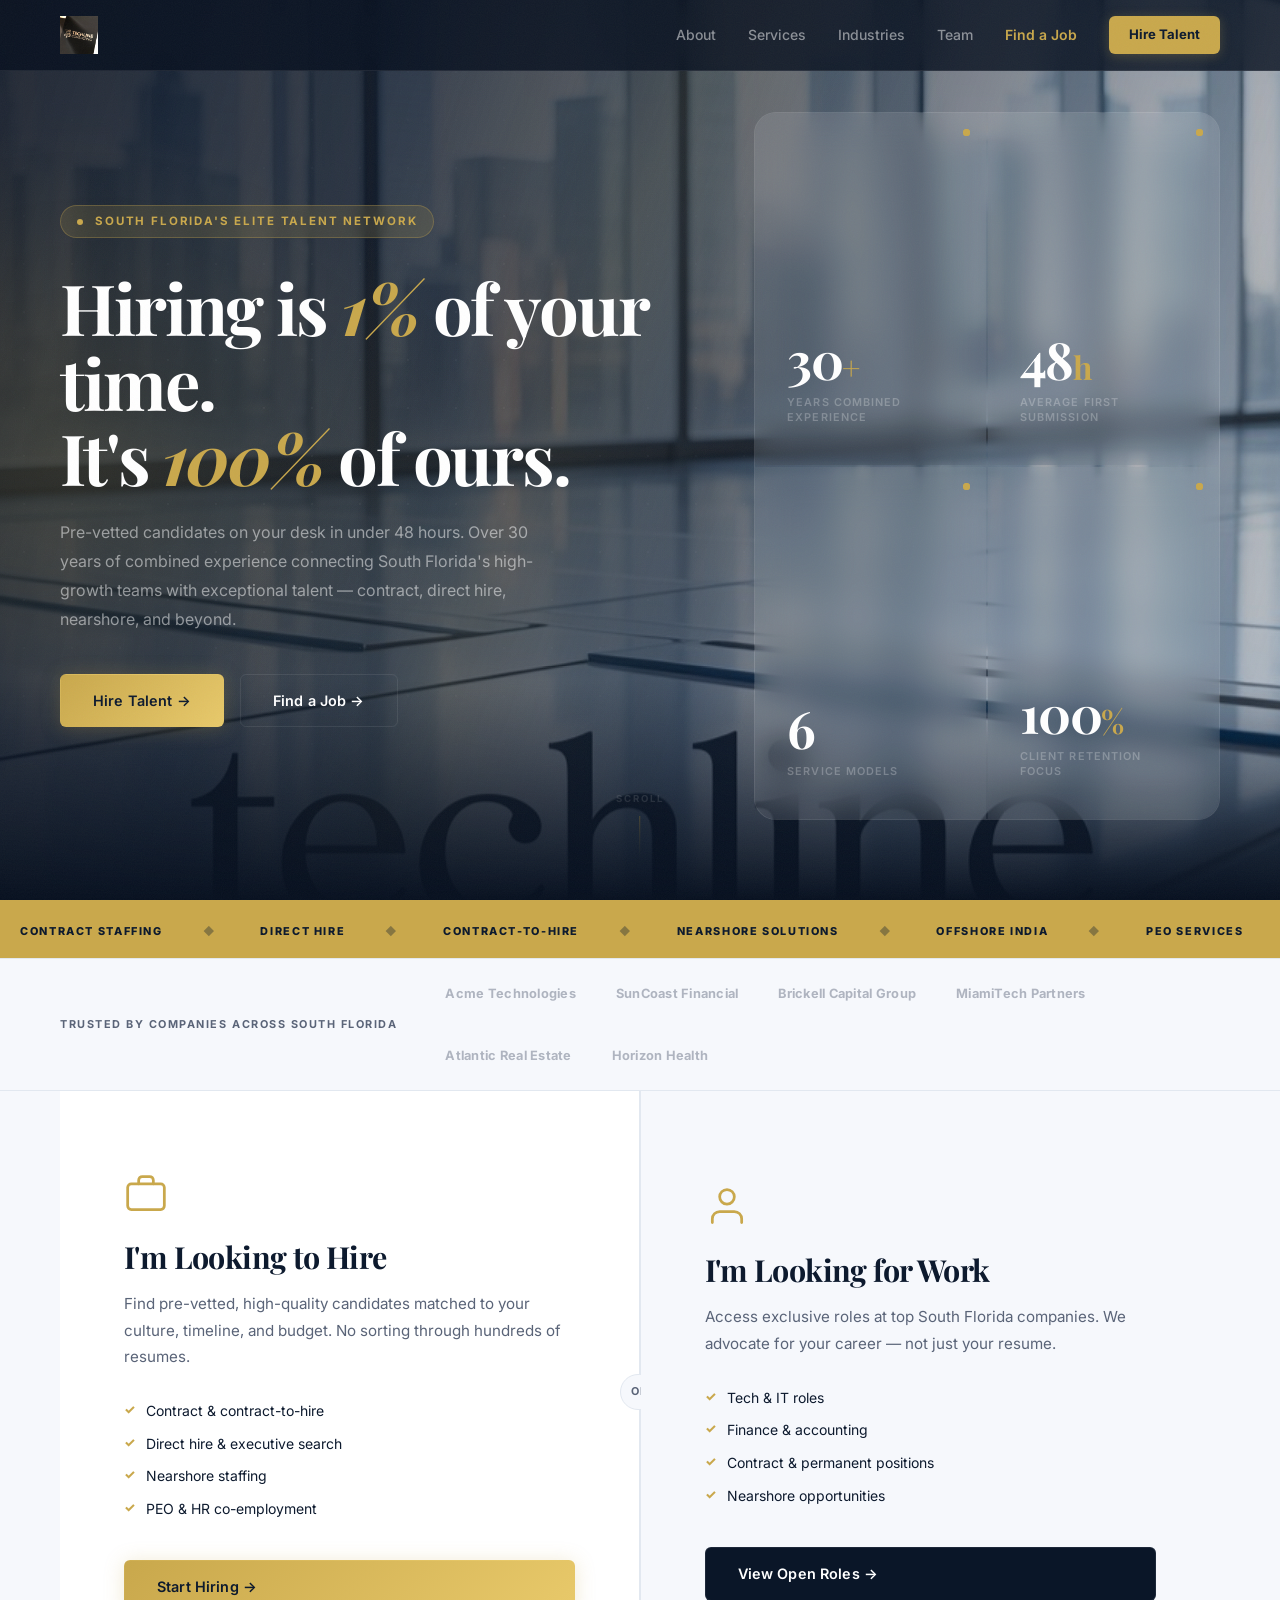
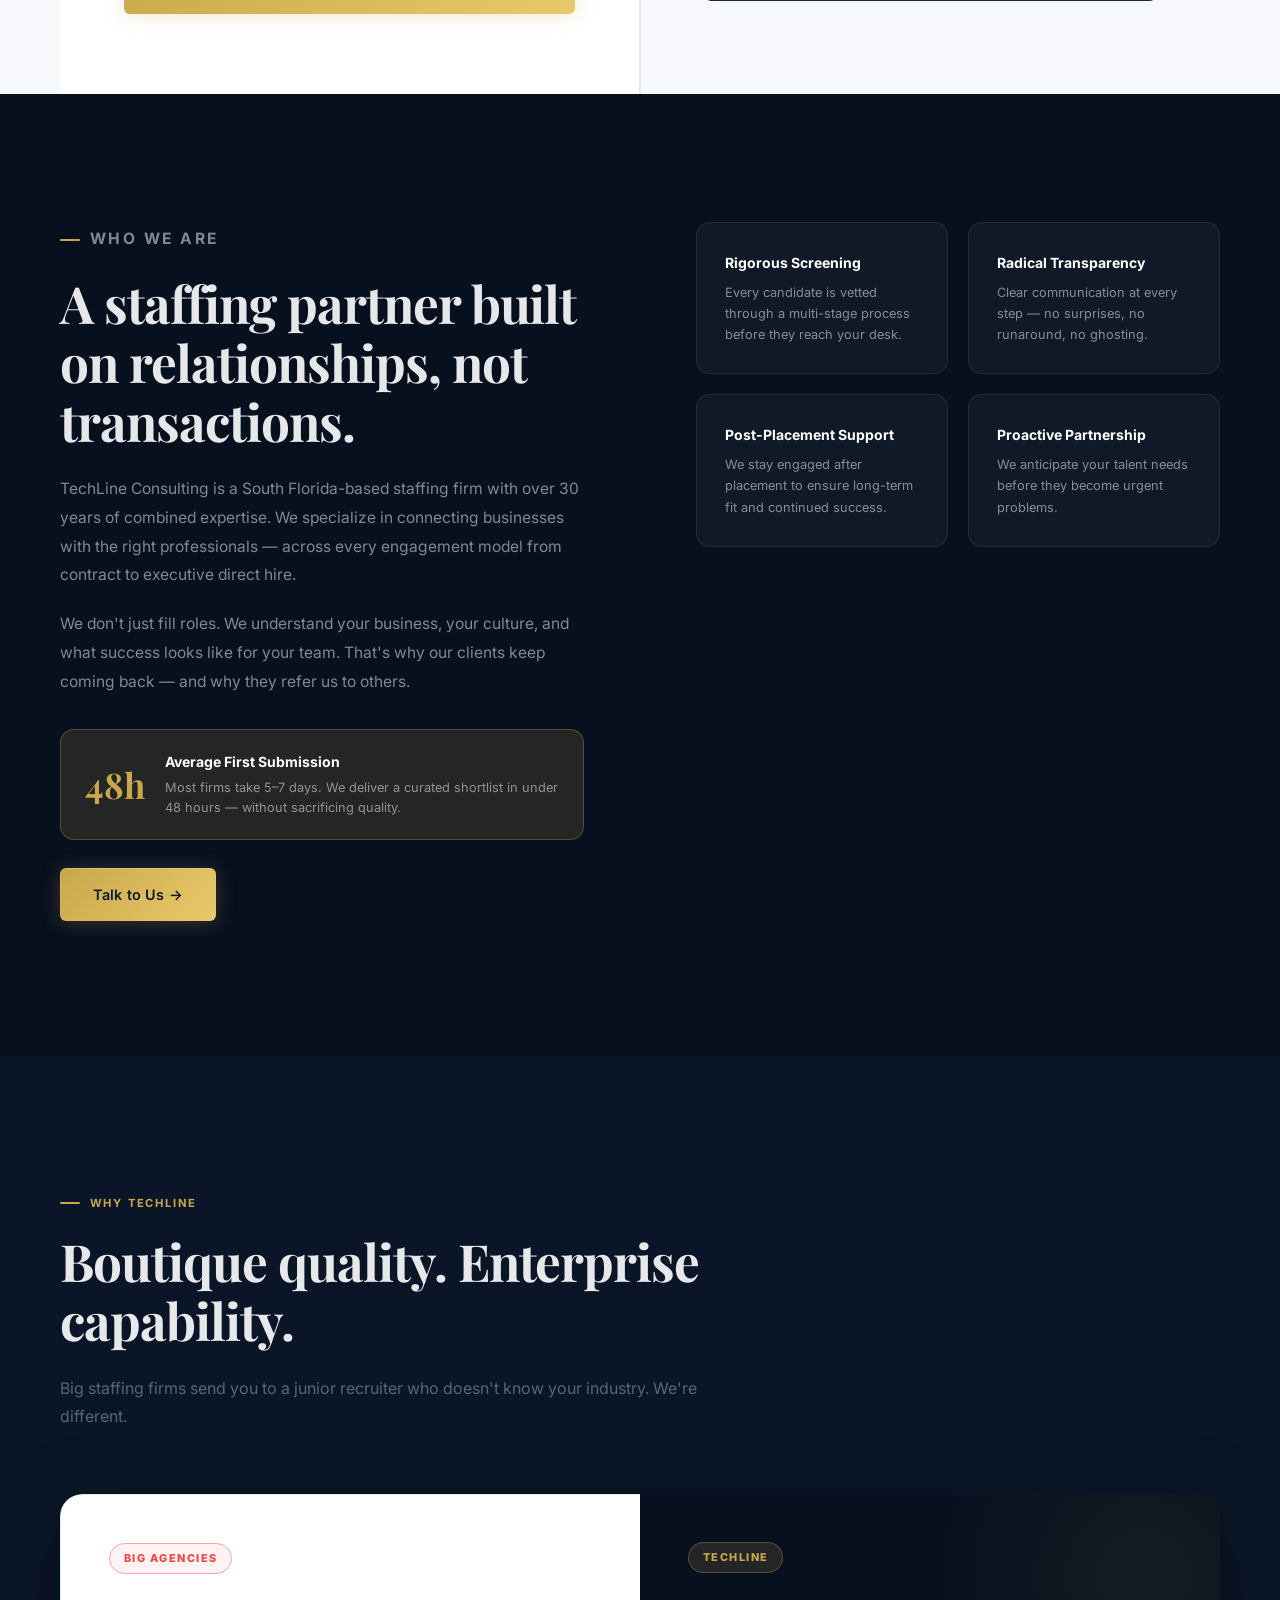
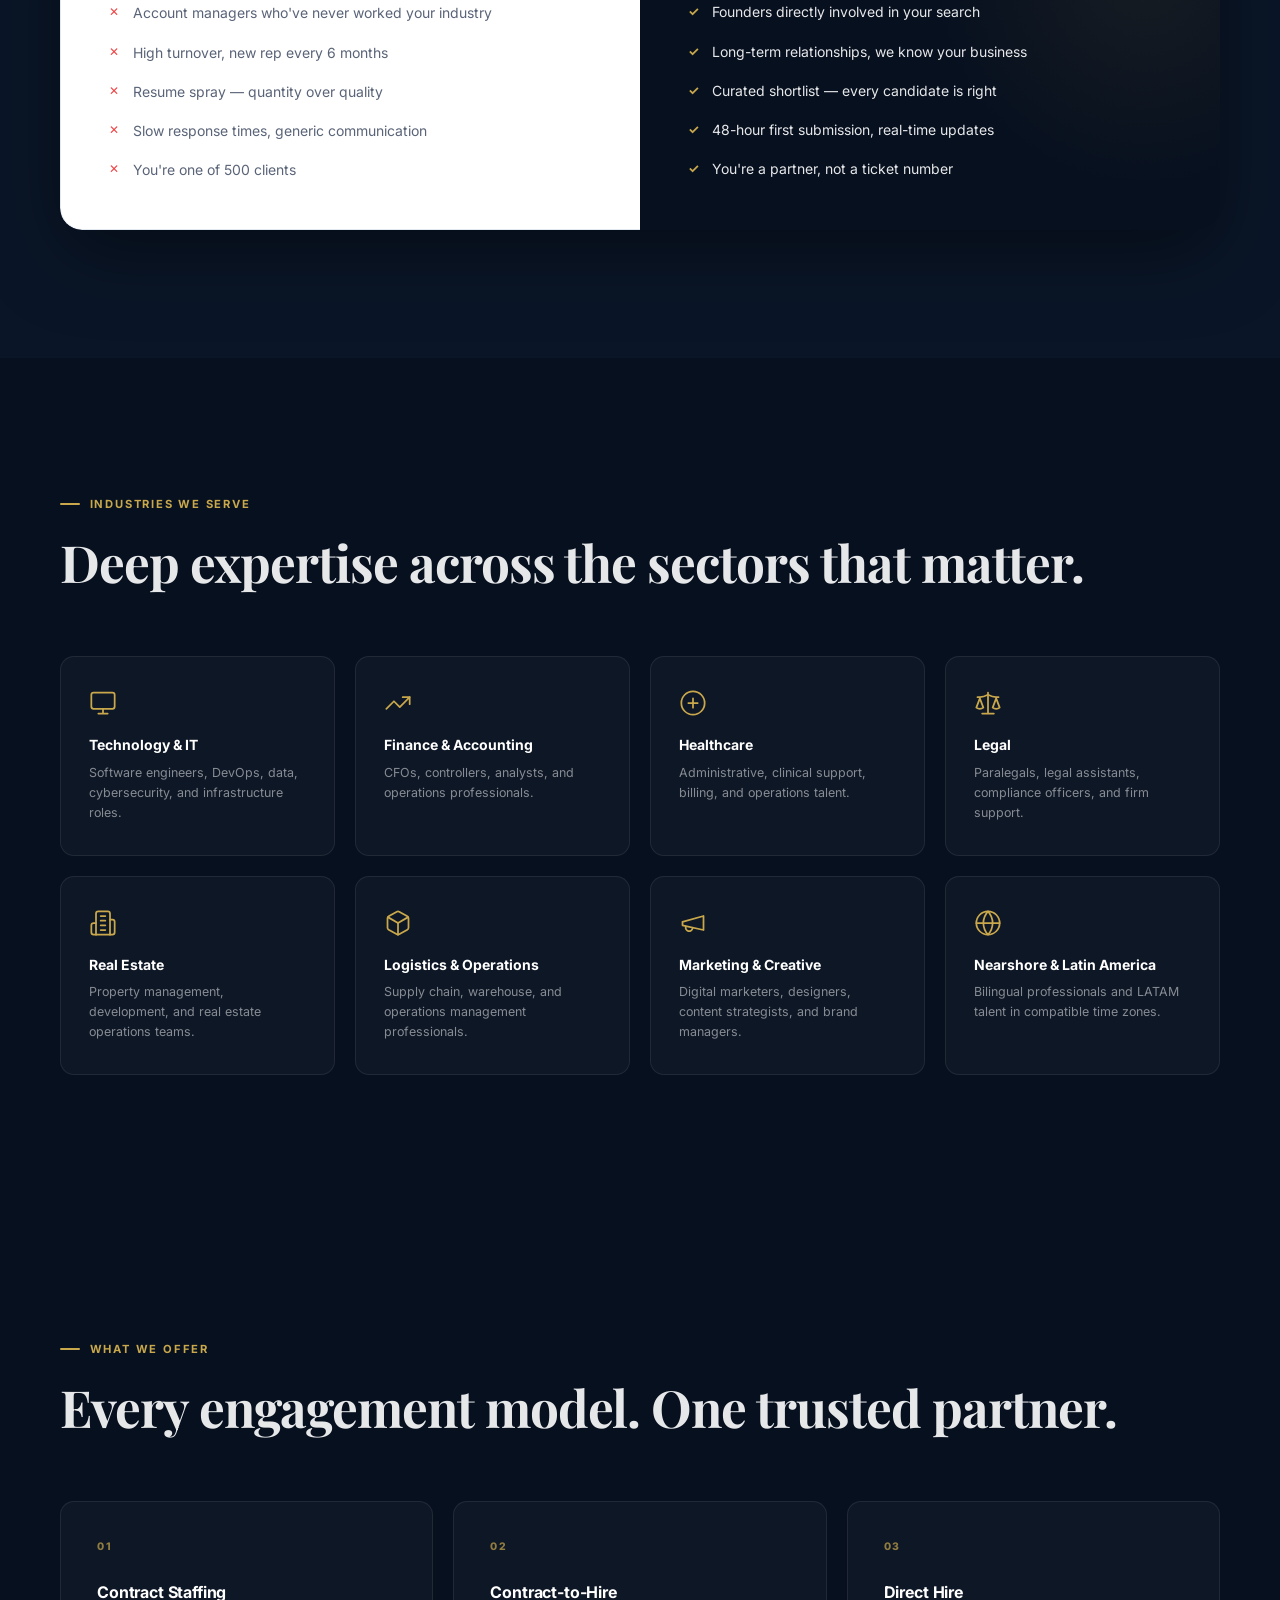
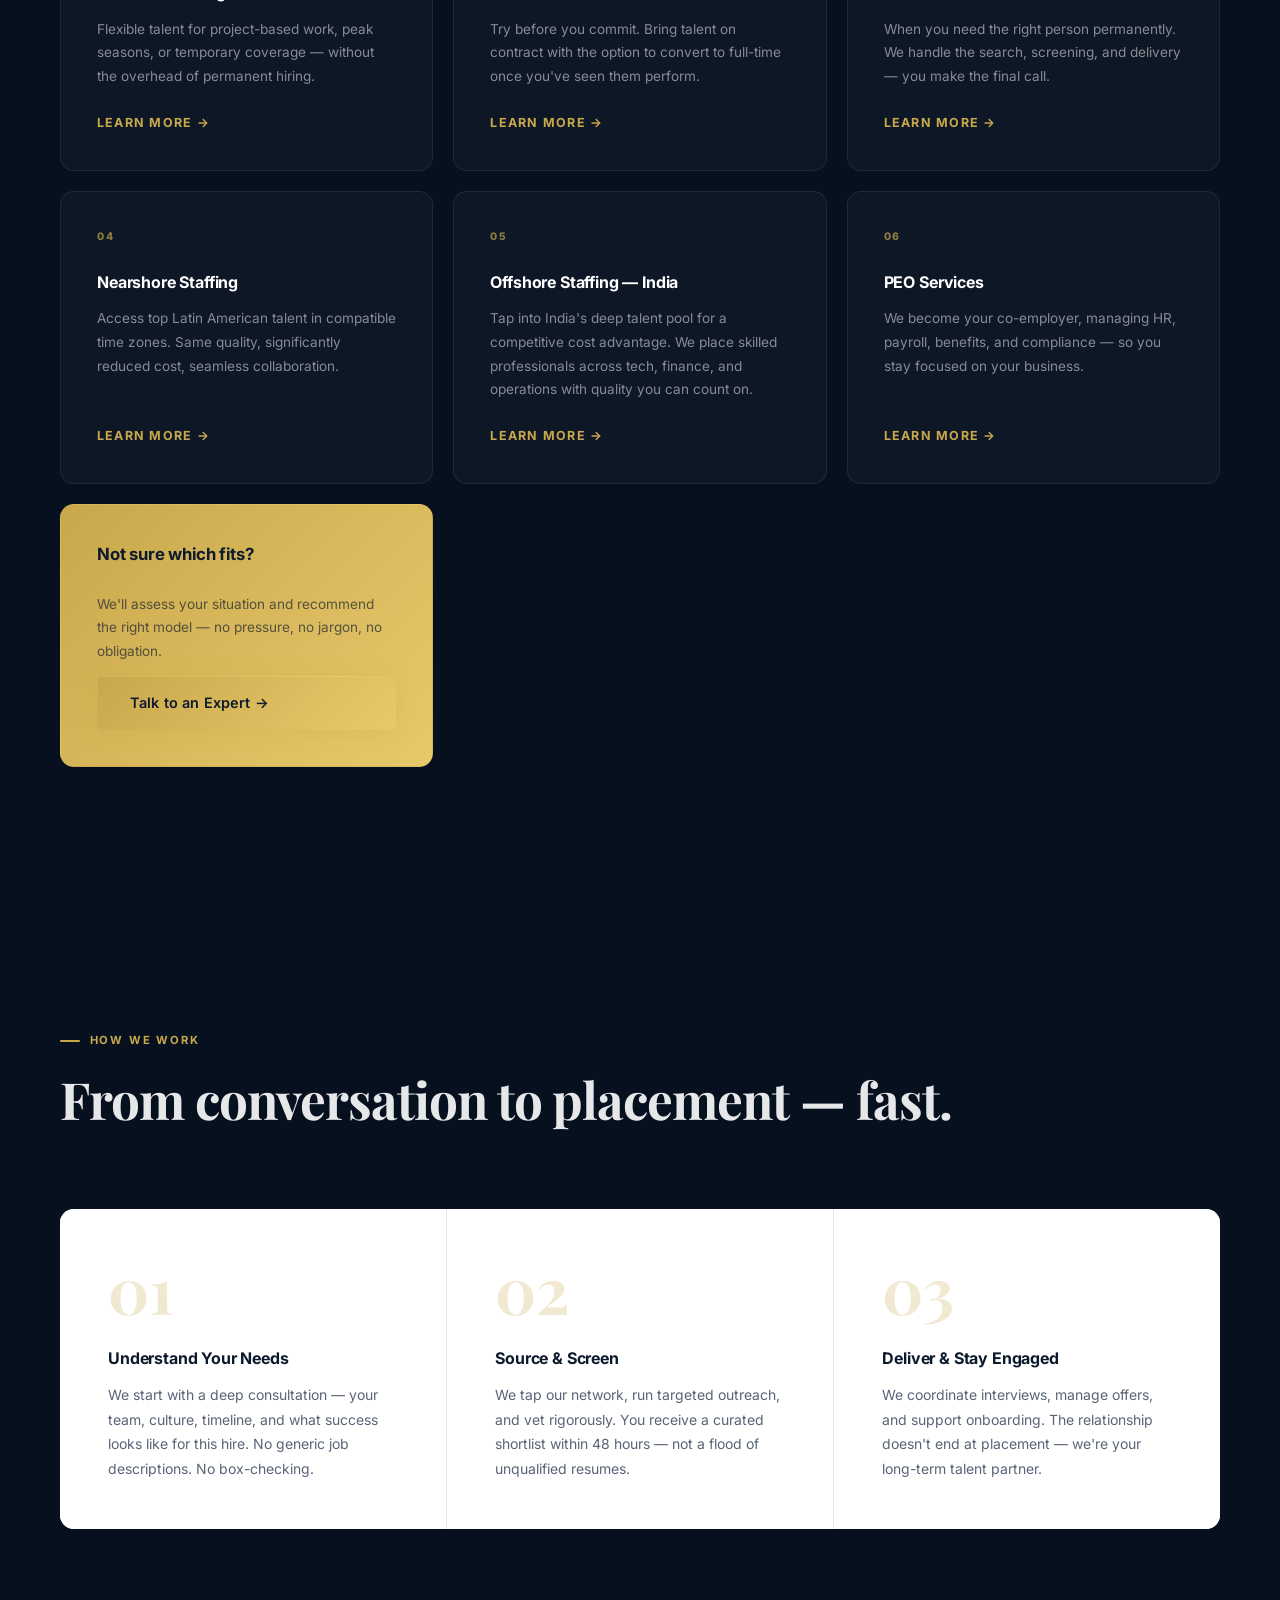
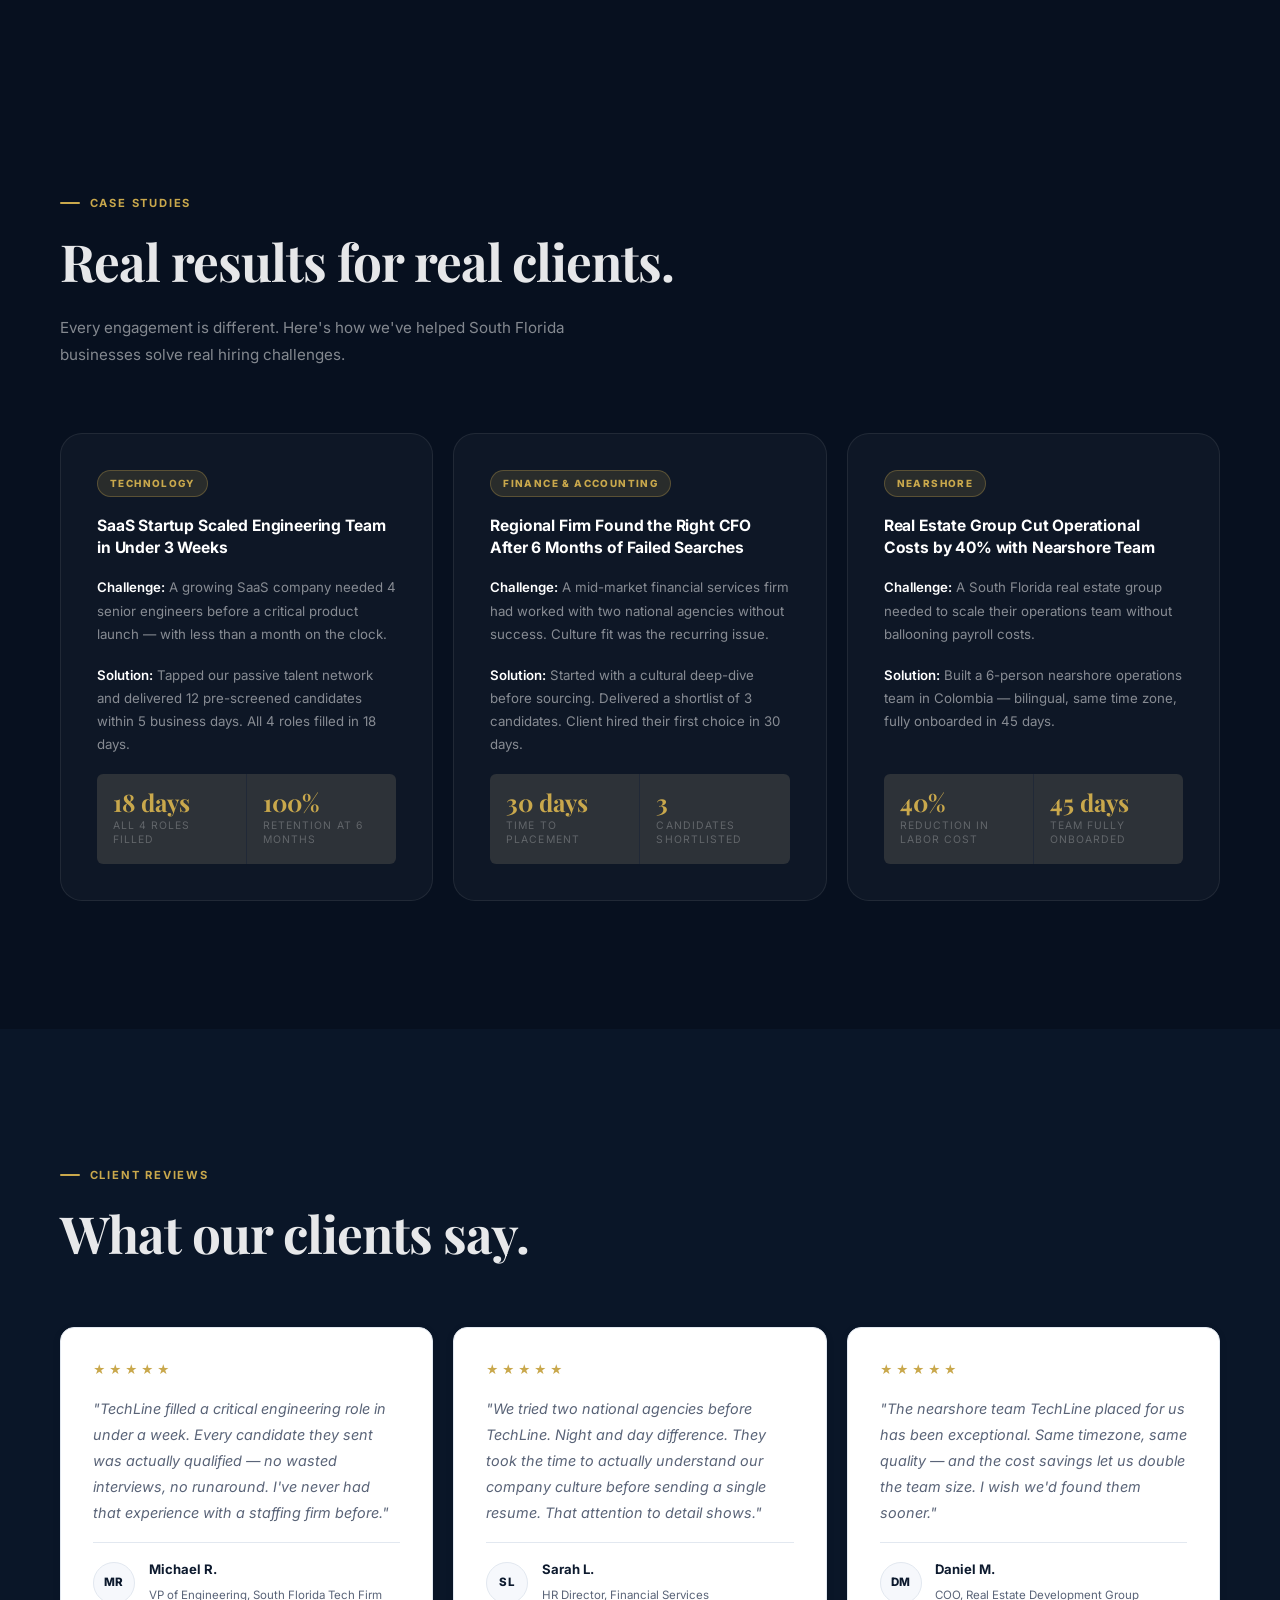
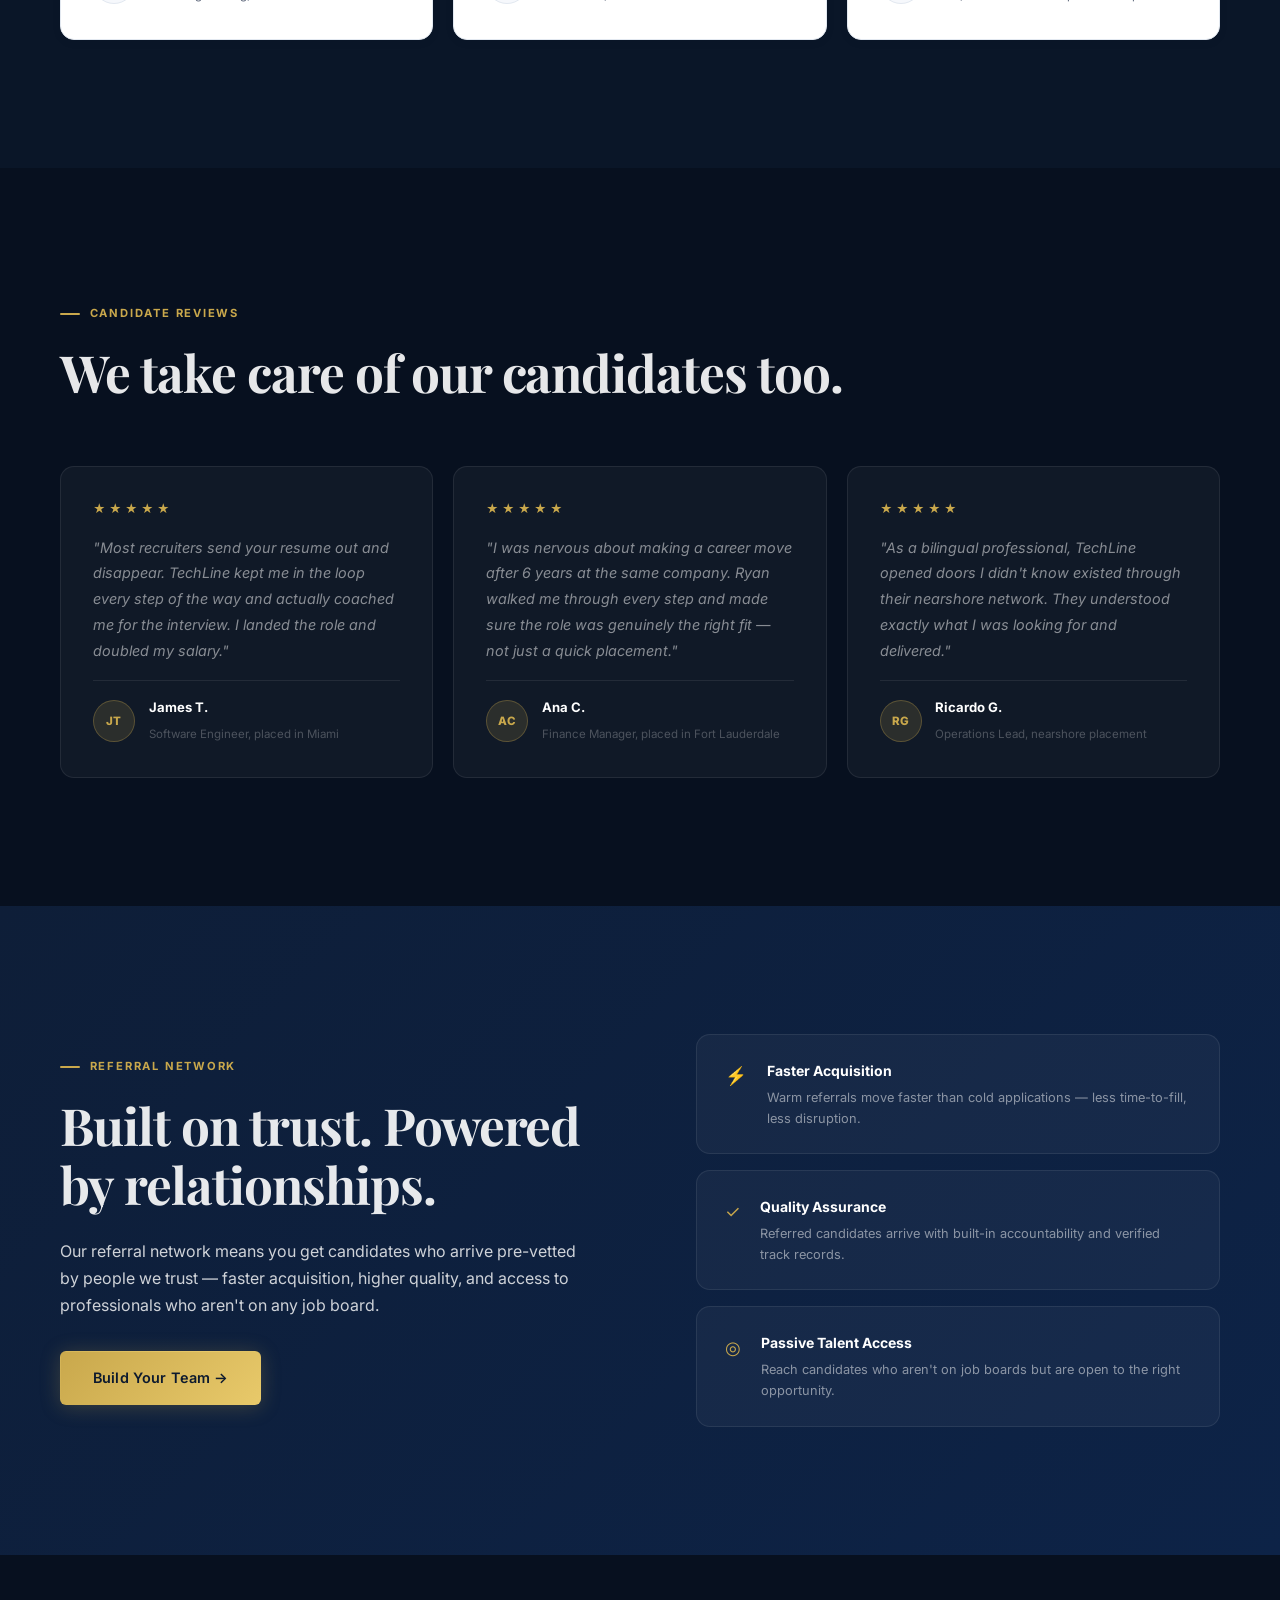
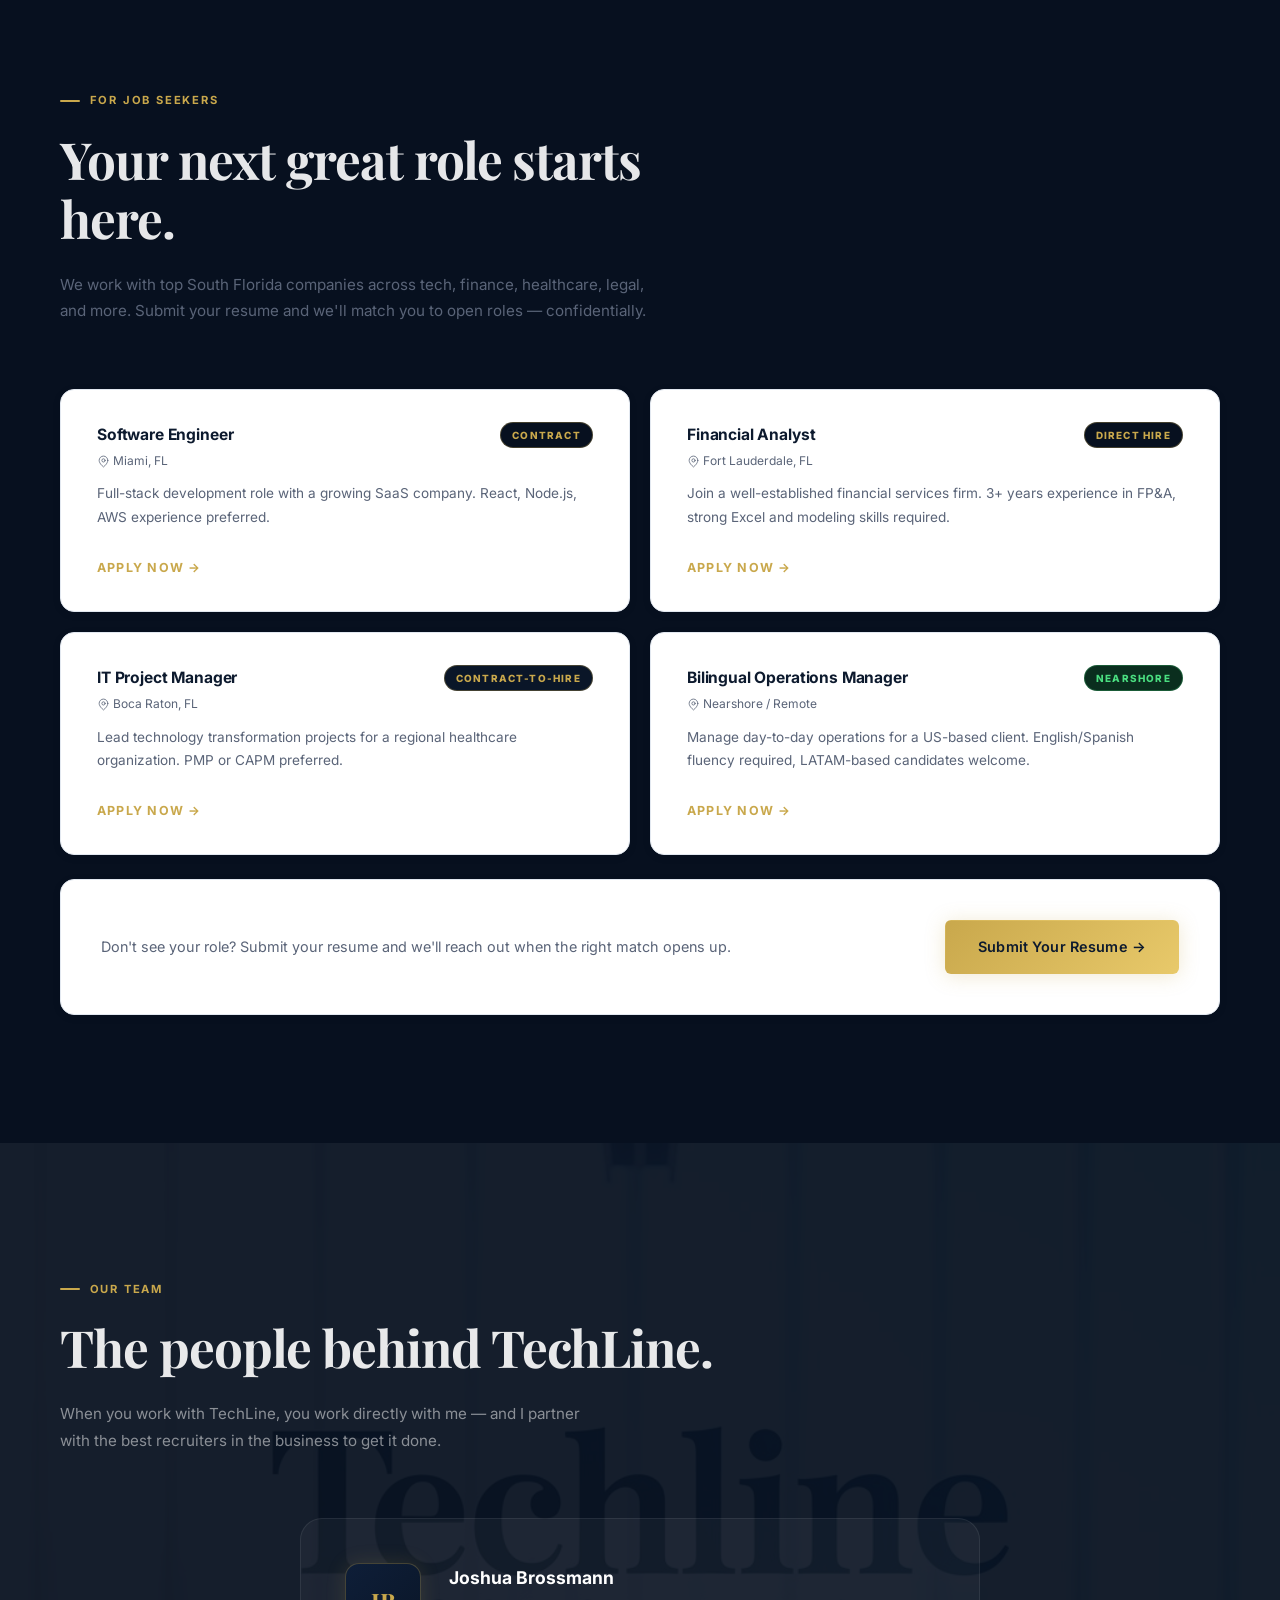
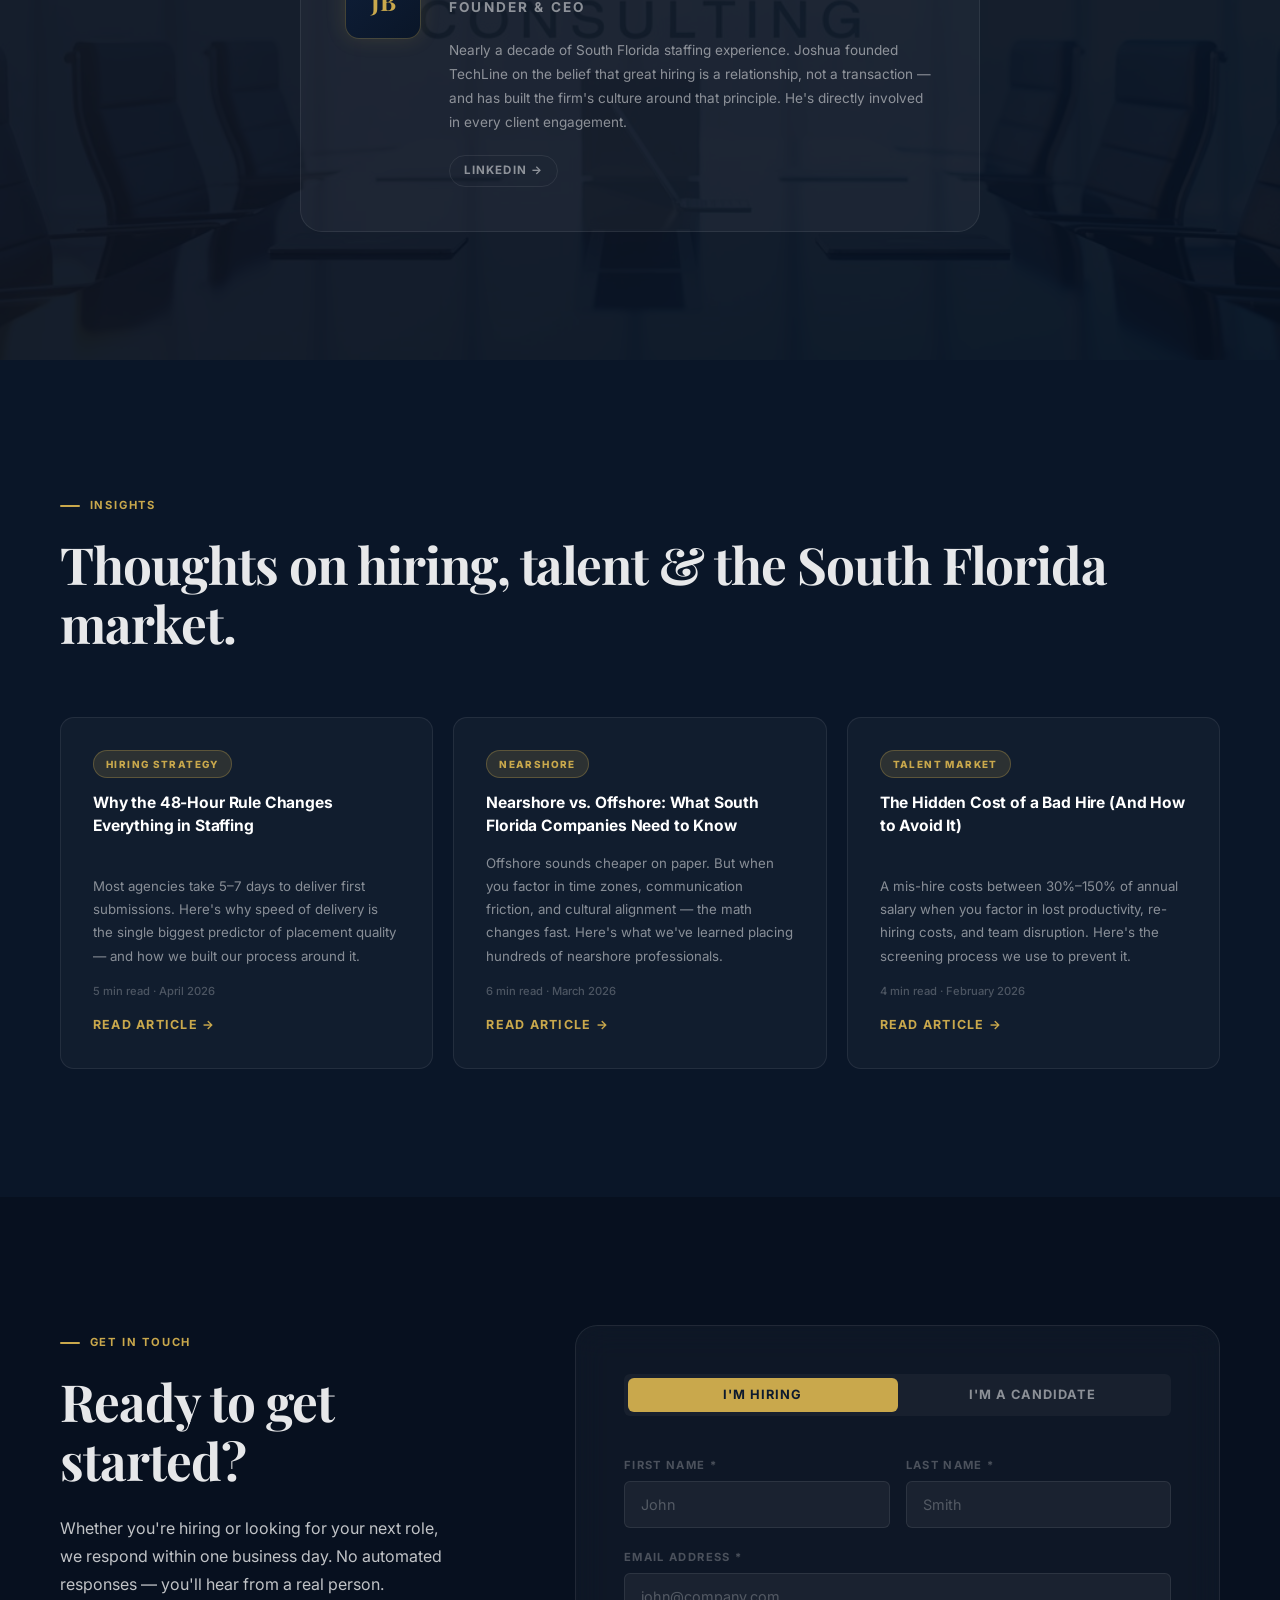
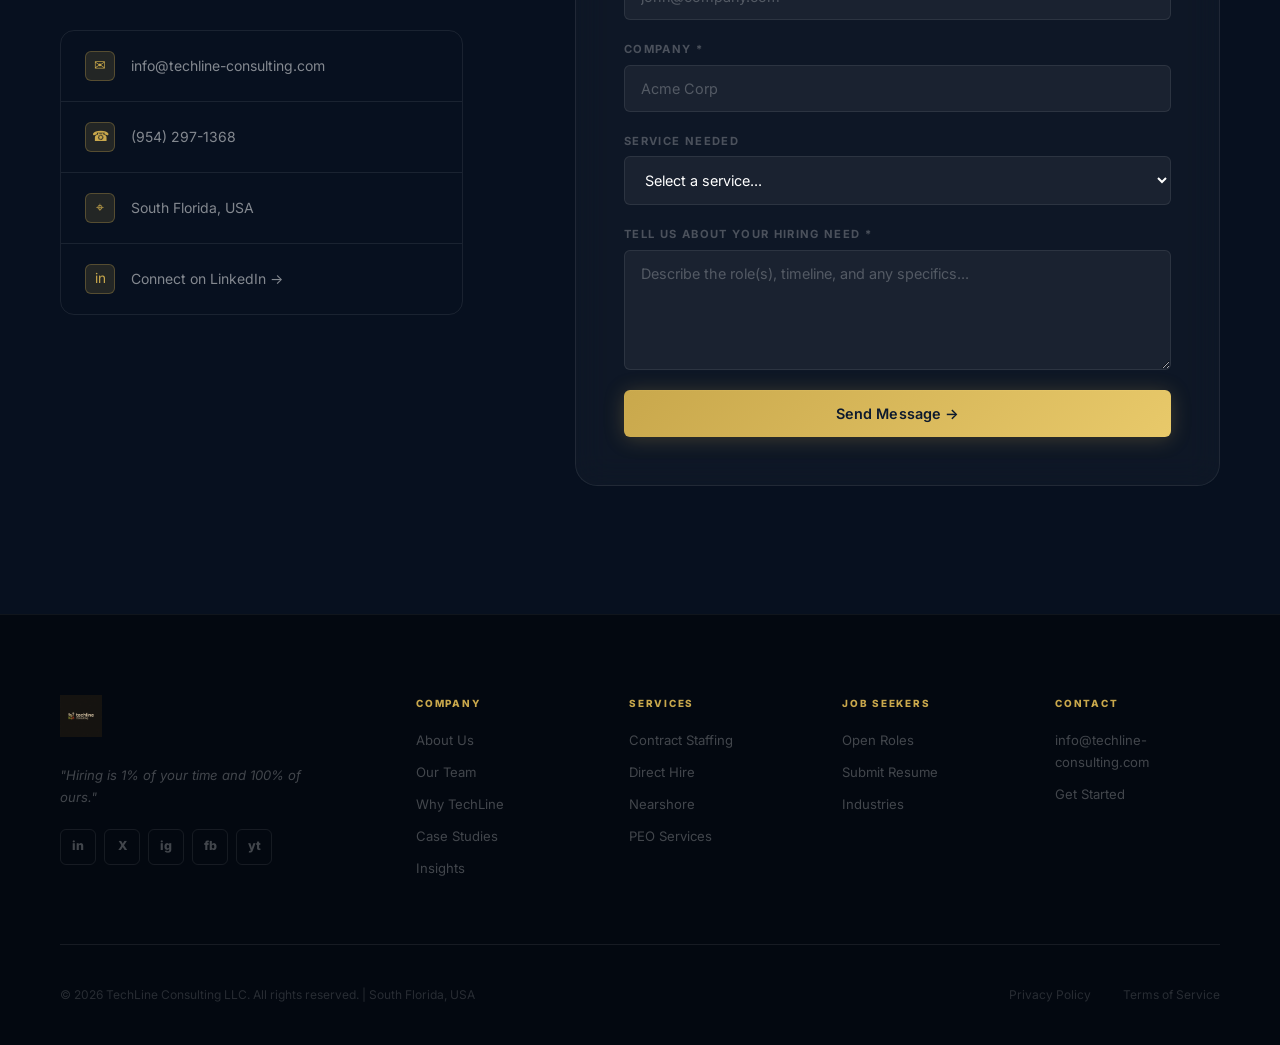
<file: index.html>
<!DOCTYPE html>
<html lang="en">
<head>
  <meta charset="UTF-8" />
  <meta name="viewport" content="width=device-width, initial-scale=1.0" />
  <meta name="description" content="TechLine Consulting — South Florida's premier staffing firm. Contract, direct hire, nearshore, and PEO solutions. Hiring is 1% of your time and 100% of ours." />
  <meta name="keywords" content="staffing, recruiting, South Florida, contract staffing, direct hire, nearshore, PEO, technology staffing" />
  <title>TechLine Consulting | South Florida Staffing & Recruiting</title>
  <link rel="preconnect" href="https://fonts.googleapis.com" />
  <link rel="preconnect" href="https://fonts.gstatic.com" crossorigin />
  <link href="https://fonts.googleapis.com/css2?family=Inter:wght@300;400;500;600;700&family=Playfair+Display:ital,wght@0,700;1,700&display=swap" rel="stylesheet" />
  <link rel="stylesheet" href="styles.css" />
  <link rel="icon" type="image/svg+xml" href="data:image/svg+xml,<svg xmlns='http://www.w3.org/2000/svg' viewBox='0 0 32 32'><rect width='32' height='32' rx='6' fill='%2307101F'/><text x='50%25' y='54%25' font-family='Georgia,serif' font-weight='700' font-size='13' fill='%23C9A84C' text-anchor='middle' dominant-baseline='middle'>TL</text></svg>" />
</head>
<body>

<svg xmlns="http://www.w3.org/2000/svg" style="display:none" aria-hidden="true">
  <symbol id="icon-tech" viewBox="0 0 24 24" fill="none" stroke="currentColor" stroke-width="1.5" stroke-linecap="round" stroke-linejoin="round"><rect x="2" y="3" width="20" height="14" rx="2"/><path d="M8 21h8M12 17v4"/></symbol>
  <symbol id="icon-finance" viewBox="0 0 24 24" fill="none" stroke="currentColor" stroke-width="1.5" stroke-linecap="round" stroke-linejoin="round"><polyline points="22 7 13.5 15.5 8.5 10.5 2 17"/><polyline points="16 7 22 7 22 13"/></symbol>
  <symbol id="icon-health" viewBox="0 0 24 24" fill="none" stroke="currentColor" stroke-width="1.5" stroke-linecap="round" stroke-linejoin="round"><circle cx="12" cy="12" r="10"/><path d="M12 8v8M8 12h8"/></symbol>
  <symbol id="icon-legal" viewBox="0 0 24 24" fill="none" stroke="currentColor" stroke-width="1.5" stroke-linecap="round" stroke-linejoin="round"><path d="m16 16 3-8 3 8c-.87.65-1.92 1-3 1s-2.13-.35-3-1Z"/><path d="m2 16 3-8 3 8c-.87.65-1.92 1-3 1s-2.13-.35-3-1Z"/><path d="M7 21h10M12 3v18"/><path d="M3 7h2c2 0 5-1 7-2 2 1 5 2 7 2h2"/></symbol>
  <symbol id="icon-realestate" viewBox="0 0 24 24" fill="none" stroke="currentColor" stroke-width="1.5" stroke-linecap="round" stroke-linejoin="round"><path d="M6 22V4a2 2 0 0 1 2-2h8a2 2 0 0 1 2 2v18Z"/><path d="M6 12H4a2 2 0 0 0-2 2v6a2 2 0 0 0 2 2h2"/><path d="M18 9h2a2 2 0 0 1 2 2v9a2 2 0 0 1-2 2h-2"/><path d="M10 6h4M10 10h4M10 14h4M10 18h4"/></symbol>
  <symbol id="icon-logistics" viewBox="0 0 24 24" fill="none" stroke="currentColor" stroke-width="1.5" stroke-linecap="round" stroke-linejoin="round"><path d="M21 16V8a2 2 0 0 0-1-1.73l-7-4a2 2 0 0 0-2 0l-7 4A2 2 0 0 0 3 8v8a2 2 0 0 0 1 1.73l7 4a2 2 0 0 0 2 0l7-4A2 2 0 0 0 21 16z"/><polyline points="3.27 6.96 12 12.01 20.73 6.96"/><line x1="12" y1="22.08" x2="12" y2="12"/></symbol>
  <symbol id="icon-marketing" viewBox="0 0 24 24" fill="none" stroke="currentColor" stroke-width="1.5" stroke-linecap="round" stroke-linejoin="round"><path d="m3 11 18-5v12L3 14v-3z"/><path d="M11.6 16.8a3 3 0 1 1-5.8-1.6"/></symbol>
  <symbol id="icon-globe" viewBox="0 0 24 24" fill="none" stroke="currentColor" stroke-width="1.5" stroke-linecap="round" stroke-linejoin="round"><circle cx="12" cy="12" r="10"/><line x1="2" y1="12" x2="22" y2="12"/><path d="M12 2a15.3 15.3 0 0 1 4 10 15.3 15.3 0 0 1-4 10 15.3 15.3 0 0 1-4-10 15.3 15.3 0 0 1 4-10z"/></symbol>
  <symbol id="icon-briefcase" viewBox="0 0 24 24" fill="none" stroke="currentColor" stroke-width="1.5" stroke-linecap="round" stroke-linejoin="round"><rect x="2" y="7" width="20" height="14" rx="2"/><path d="M16 7V5a2 2 0 0 0-2-2h-4a2 2 0 0 0-2 2v2"/></symbol>
  <symbol id="icon-user" viewBox="0 0 24 24" fill="none" stroke="currentColor" stroke-width="1.5" stroke-linecap="round" stroke-linejoin="round"><path d="M20 21v-2a4 4 0 0 0-4-4H8a4 4 0 0 0-4 4v2"/><circle cx="12" cy="7" r="4"/></symbol>
  <symbol id="icon-pin" viewBox="0 0 24 24" fill="none" stroke="currentColor" stroke-width="1.5" stroke-linecap="round" stroke-linejoin="round"><path d="M20 10c0 6-8 12-8 12s-8-6-8-12a8 8 0 0 1 16 0Z"/><circle cx="12" cy="10" r="3"/></symbol>
</svg>

  <!-- NAV -->
  <header class="nav" id="nav">
    <div class="nav__inner">
      <a href="#" class="nav__logo">
        <img src="Techline3.jpeg" alt="TechLine Consulting" class="nav__logo-img" />
      </a>
      <nav class="nav__links">
        <a href="#about">About</a>
        <a href="#services">Services</a>
        <a href="#industries">Industries</a>
        <a href="#leadership">Team</a>
        <a href="#jobs" class="nav__link--candidate">Find a Job</a>
        <a href="#contact" class="nav__cta">Hire Talent</a>
      </nav>
      <button class="nav__hamburger" id="hamburger" aria-label="Open menu">
        <span></span><span></span><span></span>
      </button>
    </div>
    <div class="nav__mobile" id="mobileMenu">
      <a href="#about" onclick="closeMobile()">About</a>
      <a href="#services" onclick="closeMobile()">Services</a>
      <a href="#industries" onclick="closeMobile()">Industries</a>
      <a href="#leadership" onclick="closeMobile()">Team</a>
      <a href="#jobs" onclick="closeMobile()">Find a Job</a>
      <a href="#contact" onclick="closeMobile()" class="mobile__cta">Hire Talent</a>
    </div>
  </header>

  <!-- HERO -->
  <section class="hero">
    <div class="hero__img hero__img--1"></div>
    <div class="hero__img hero__img--2"></div>
    <div class="hero__img hero__img--3"></div>
    <div class="hero__img hero__img--4"></div>
    <div class="hero__overlay"></div>
    <div class="hero__bg-grid"></div>
    <div class="hero__particles">
      <span class="particle"></span>
      <span class="particle"></span>
      <span class="particle"></span>
      <span class="particle"></span>
      <span class="particle"></span>
      <span class="particle"></span>
    </div>
    <div class="container hero__inner">
      <div class="hero__content fade-up">
        <p class="hero__eyebrow">South Florida's Elite Talent Network</p>
        <h1 class="hero__headline">Hiring is <em>1%</em> of your time.<br />It's <em>100%</em> of ours.</h1>
        <p class="hero__sub">Pre-vetted candidates on your desk in under 48 hours. Over 30 years of combined experience connecting South Florida's high-growth teams with exceptional talent — contract, direct hire, nearshore, and beyond.</p>
        <div class="hero__actions">
          <a href="#contact" class="btn btn--gold">Hire Talent →</a>
          <a href="#jobs" class="btn btn--outline">Find a Job →</a>
        </div>
      </div>
      <div class="hero__stats fade-up fade-up--delay">
        <div class="stat">
          <span class="stat__number">30<span>+</span></span>
          <span class="stat__label">Years Combined Experience</span>
        </div>
        <div class="stat">
          <span class="stat__number">48<span>h</span></span>
          <span class="stat__label">Average First Submission</span>
        </div>
        <div class="stat">
          <span class="stat__number">6<span></span></span>
          <span class="stat__label">Service Models</span>
        </div>
        <div class="stat">
          <span class="stat__number">100<span>%</span></span>
          <span class="stat__label">Client Retention Focus</span>
        </div>
      </div>
    </div>
    <div class="hero__scroll">
      <span>Scroll</span>
      <div class="hero__scroll-line"></div>
    </div>
  </section>

  <!-- MARQUEE -->
  <div class="marquee">
    <div class="marquee__track">
      <span>Contract Staffing</span><span class="sep">◆</span>
      <span>Direct Hire</span><span class="sep">◆</span>
      <span>Contract-to-Hire</span><span class="sep">◆</span>
      <span>Nearshore Solutions</span><span class="sep">◆</span>
      <span>Offshore India</span><span class="sep">◆</span>
      <span>PEO Services</span><span class="sep">◆</span>
      <span>Executive Search</span><span class="sep">◆</span>
      <span>Technology Staffing</span><span class="sep">◆</span>
      <span>Finance & Accounting</span><span class="sep">◆</span>
      <span>Contract Staffing</span><span class="sep">◆</span>
      <span>Direct Hire</span><span class="sep">◆</span>
      <span>Contract-to-Hire</span><span class="sep">◆</span>
      <span>Nearshore Solutions</span><span class="sep">◆</span>
      <span>Offshore India</span><span class="sep">◆</span>
      <span>PEO Services</span><span class="sep">◆</span>
      <span>Executive Search</span><span class="sep">◆</span>
      <span>Technology Staffing</span><span class="sep">◆</span>
      <span>Finance & Accounting</span><span class="sep">◆</span>
    </div>
  </div>

  <!-- TRUST BAR -->
  <div class="trust-bar">
    <div class="container trust-bar__inner">
      <span class="trust-bar__label">Trusted by companies across South Florida</span>
      <div class="trust-bar__logos">
        <span>Acme Technologies</span>
        <span>SunCoast Financial</span>
        <span>Brickell Capital Group</span>
        <span>MiamiTech Partners</span>
        <span>Atlantic Real Estate</span>
        <span>Horizon Health</span>
      </div>
    </div>
  </div>

  <!-- DUAL AUDIENCE -->
  <section class="audience">
    <div class="container audience__grid">
      <div class="audience__card audience__card--employer fade-up">
        <div class="audience__icon"><svg aria-hidden="true"><use href="#icon-briefcase"/></svg></div>
        <h2>I'm Looking to Hire</h2>
        <p>Find pre-vetted, high-quality candidates matched to your culture, timeline, and budget. No sorting through hundreds of resumes.</p>
        <ul class="audience__list">
          <li>Contract & contract-to-hire</li>
          <li>Direct hire & executive search</li>
          <li>Nearshore staffing</li>
          <li>PEO & HR co-employment</li>
        </ul>
        <a href="#contact" class="btn btn--gold">Start Hiring →</a>
      </div>
      <div class="audience__divider">
        <span>or</span>
      </div>
      <div class="audience__card audience__card--candidate fade-up fade-up--delay">
        <div class="audience__icon"><svg aria-hidden="true"><use href="#icon-user"/></svg></div>
        <h2>I'm Looking for Work</h2>
        <p>Access exclusive roles at top South Florida companies. We advocate for your career — not just your resume.</p>
        <ul class="audience__list">
          <li>Tech & IT roles</li>
          <li>Finance & accounting</li>
          <li>Contract & permanent positions</li>
          <li>Nearshore opportunities</li>
        </ul>
        <a href="#jobs" class="btn btn--navy">View Open Roles →</a>
      </div>
    </div>
  </section>

  <!-- ABOUT -->
  <section class="section" id="about">
    <div class="container">
      <div class="about__grid">
        <div class="about__text fade-up">
          <p class="section__eyebrow">Who We Are</p>
          <h2 class="section__title">A staffing partner built on relationships, not transactions.</h2>
          <p>TechLine Consulting is a South Florida-based staffing firm with over 30 years of combined expertise. We specialize in connecting businesses with the right professionals — across every engagement model from contract to executive direct hire.</p>
          <p>We don't just fill roles. We understand your business, your culture, and what success looks like for your team. That's why our clients keep coming back — and why they refer us to others.</p>
          <div class="speed-callout">
            <div class="speed-callout__number">48h</div>
            <div class="speed-callout__text">
              <strong>Average First Submission</strong>
              <span>Most firms take 5–7 days. We deliver a curated shortlist in under 48 hours — without sacrificing quality.</span>
            </div>
          </div>
          <a href="#contact" class="btn btn--gold" style="margin-top:1.75rem;display:inline-block;">Talk to Us →</a>
        </div>
        <div class="about__pillars fade-up fade-up--delay">
          <div class="pillar">
            <div class="pillar__icon">◈</div>
            <h4>Rigorous Screening</h4>
            <p>Every candidate is vetted through a multi-stage process before they reach your desk.</p>
          </div>
          <div class="pillar">
            <div class="pillar__icon">◈</div>
            <h4>Radical Transparency</h4>
            <p>Clear communication at every step — no surprises, no runaround, no ghosting.</p>
          </div>
          <div class="pillar">
            <div class="pillar__icon">◈</div>
            <h4>Post-Placement Support</h4>
            <p>We stay engaged after placement to ensure long-term fit and continued success.</p>
          </div>
          <div class="pillar">
            <div class="pillar__icon">◈</div>
            <h4>Proactive Partnership</h4>
            <p>We anticipate your talent needs before they become urgent problems.</p>
          </div>
        </div>
      </div>
    </div>
  </section>

  <!-- WHY TECHLINE -->
  <section class="section section--gray" id="why">
    <div class="container">
      <div class="why__header fade-up">
        <p class="section__eyebrow">Why TechLine</p>
        <h2 class="section__title">Boutique quality. Enterprise capability.</h2>
        <p class="why__sub">Big staffing firms send you to a junior recruiter who doesn't know your industry. We're different.</p>
      </div>
      <div class="why__grid">
        <div class="why__card fade-up">
          <div class="why__vs">
            <div class="why__them">
              <span class="why__label why__label--bad">Big Agencies</span>
              <ul>
                <li>Account managers who've never worked your industry</li>
                <li>High turnover, new rep every 6 months</li>
                <li>Resume spray — quantity over quality</li>
                <li>Slow response times, generic communication</li>
                <li>You're one of 500 clients</li>
              </ul>
            </div>
            <div class="why__us">
              <span class="why__label why__label--good">TechLine</span>
              <ul>
                <li>Founders directly involved in your search</li>
                <li>Long-term relationships, we know your business</li>
                <li>Curated shortlist — every candidate is right</li>
                <li>48-hour first submission, real-time updates</li>
                <li>You're a partner, not a ticket number</li>
              </ul>
            </div>
          </div>
        </div>
      </div>
    </div>
  </section>

  <!-- INDUSTRIES -->
  <section class="section" id="industries">
    <div class="container">
      <p class="section__eyebrow fade-up">Industries We Serve</p>
      <h2 class="section__title fade-up">Deep expertise across the sectors that matter.</h2>
      <div class="industries__grid">
        <div class="industry-card fade-up">
          <div class="industry-card__icon"><svg aria-hidden="true"><use href="#icon-tech"/></svg></div>
          <h4>Technology & IT</h4>
          <p>Software engineers, DevOps, data, cybersecurity, and infrastructure roles.</p>
        </div>
        <div class="industry-card fade-up">
          <div class="industry-card__icon"><svg aria-hidden="true"><use href="#icon-finance"/></svg></div>
          <h4>Finance & Accounting</h4>
          <p>CFOs, controllers, analysts, and operations professionals.</p>
        </div>
        <div class="industry-card fade-up">
          <div class="industry-card__icon"><svg aria-hidden="true"><use href="#icon-health"/></svg></div>
          <h4>Healthcare</h4>
          <p>Administrative, clinical support, billing, and operations talent.</p>
        </div>
        <div class="industry-card fade-up">
          <div class="industry-card__icon"><svg aria-hidden="true"><use href="#icon-legal"/></svg></div>
          <h4>Legal</h4>
          <p>Paralegals, legal assistants, compliance officers, and firm support.</p>
        </div>
        <div class="industry-card fade-up">
          <div class="industry-card__icon"><svg aria-hidden="true"><use href="#icon-realestate"/></svg></div>
          <h4>Real Estate</h4>
          <p>Property management, development, and real estate operations teams.</p>
        </div>
        <div class="industry-card fade-up">
          <div class="industry-card__icon"><svg aria-hidden="true"><use href="#icon-logistics"/></svg></div>
          <h4>Logistics & Operations</h4>
          <p>Supply chain, warehouse, and operations management professionals.</p>
        </div>
        <div class="industry-card fade-up">
          <div class="industry-card__icon"><svg aria-hidden="true"><use href="#icon-marketing"/></svg></div>
          <h4>Marketing & Creative</h4>
          <p>Digital marketers, designers, content strategists, and brand managers.</p>
        </div>
        <div class="industry-card fade-up">
          <div class="industry-card__icon"><svg aria-hidden="true"><use href="#icon-globe"/></svg></div>
          <h4>Nearshore & Latin America</h4>
          <p>Bilingual professionals and LATAM talent in compatible time zones.</p>
        </div>
      </div>
    </div>
  </section>

  <!-- SERVICES -->
  <section class="section section--dark" id="services">
    <div class="container">
      <p class="section__eyebrow section__eyebrow--gold fade-up">What We Offer</p>
      <h2 class="section__title section__title--light fade-up">Every engagement model. One trusted partner.</h2>
      <div class="services__grid">
        <div class="service-card fade-up">
          <div class="service-card__num">01</div>
          <h3>Contract Staffing</h3>
          <p>Flexible talent for project-based work, peak seasons, or temporary coverage — without the overhead of permanent hiring.</p>
          <a href="#contact" class="service-card__link">Learn more →</a>
        </div>
        <div class="service-card fade-up">
          <div class="service-card__num">02</div>
          <h3>Contract-to-Hire</h3>
          <p>Try before you commit. Bring talent on contract with the option to convert to full-time once you've seen them perform.</p>
          <a href="#contact" class="service-card__link">Learn more →</a>
        </div>
        <div class="service-card fade-up">
          <div class="service-card__num">03</div>
          <h3>Direct Hire</h3>
          <p>When you need the right person permanently. We handle the search, screening, and delivery — you make the final call.</p>
          <a href="#contact" class="service-card__link">Learn more →</a>
        </div>
        <div class="service-card fade-up">
          <div class="service-card__num">04</div>
          <h3>Nearshore Staffing</h3>
          <p>Access top Latin American talent in compatible time zones. Same quality, significantly reduced cost, seamless collaboration.</p>
          <a href="#contact" class="service-card__link">Learn more →</a>
        </div>
        <div class="service-card fade-up">
          <div class="service-card__num">05</div>
          <h3>Offshore Staffing — India</h3>
          <p>Tap into India's deep talent pool for a competitive cost advantage. We place skilled professionals across tech, finance, and operations with quality you can count on.</p>
          <a href="#contact" class="service-card__link">Learn more →</a>
        </div>
        <div class="service-card fade-up">
          <div class="service-card__num">06</div>
          <h3>PEO Services</h3>
          <p>We become your co-employer, managing HR, payroll, benefits, and compliance — so you stay focused on your business.</p>
          <a href="#contact" class="service-card__link">Learn more →</a>
        </div>
        <div class="service-card service-card--cta fade-up">
          <h3>Not sure which fits?</h3>
          <p>We'll assess your situation and recommend the right model — no pressure, no jargon, no obligation.</p>
          <a href="#contact" class="btn btn--gold">Talk to an Expert →</a>
        </div>
      </div>
    </div>
  </section>

  <!-- PROCESS -->
  <section class="section" id="process">
    <div class="container">
      <p class="section__eyebrow fade-up">How We Work</p>
      <h2 class="section__title fade-up">From conversation to placement — fast.</h2>
      <div class="process__steps">
        <div class="process__step fade-up">
          <div class="process__number">01</div>
          <div class="process__content">
            <h3>Understand Your Needs</h3>
            <p>We start with a deep consultation — your team, culture, timeline, and what success looks like for this hire. No generic job descriptions. No box-checking.</p>
          </div>
        </div>
        <div class="process__connector"></div>
        <div class="process__step fade-up">
          <div class="process__number">02</div>
          <div class="process__content">
            <h3>Source & Screen</h3>
            <p>We tap our network, run targeted outreach, and vet rigorously. You receive a curated shortlist within 48 hours — not a flood of unqualified resumes.</p>
          </div>
        </div>
        <div class="process__connector"></div>
        <div class="process__step fade-up">
          <div class="process__number">03</div>
          <div class="process__content">
            <h3>Deliver & Stay Engaged</h3>
            <p>We coordinate interviews, manage offers, and support onboarding. The relationship doesn't end at placement — we're your long-term talent partner.</p>
          </div>
        </div>
      </div>
    </div>
  </section>

  <!-- CASE STUDIES -->
  <section class="section" id="case-studies">
    <div class="container">
      <p class="section__eyebrow fade-up">Case Studies</p>
      <h2 class="section__title fade-up">Real results for real clients.</h2>
      <p class="cases__sub fade-up">Every engagement is different. Here's how we've helped South Florida businesses solve real hiring challenges.</p>
      <div class="cases__grid">
        <div class="case-card fade-up">
          <span class="case-card__tag">Technology</span>
          <h3>SaaS Startup Scaled Engineering Team in Under 3 Weeks</h3>
          <p><strong>Challenge:</strong> A growing SaaS company needed 4 senior engineers before a critical product launch — with less than a month on the clock.</p>
          <p><strong>Solution:</strong> Tapped our passive talent network and delivered 12 pre-screened candidates within 5 business days. All 4 roles filled in 18 days.</p>
          <div class="case-card__metrics">
            <div class="case-metric"><span>18 days</span><small>All 4 roles filled</small></div>
            <div class="case-metric"><span>100%</span><small>Retention at 6 months</small></div>
          </div>
        </div>
        <div class="case-card fade-up">
          <span class="case-card__tag">Finance & Accounting</span>
          <h3>Regional Firm Found the Right CFO After 6 Months of Failed Searches</h3>
          <p><strong>Challenge:</strong> A mid-market financial services firm had worked with two national agencies without success. Culture fit was the recurring issue.</p>
          <p><strong>Solution:</strong> Started with a cultural deep-dive before sourcing. Delivered a shortlist of 3 candidates. Client hired their first choice in 30 days.</p>
          <div class="case-card__metrics">
            <div class="case-metric"><span>30 days</span><small>Time to placement</small></div>
            <div class="case-metric"><span>3</span><small>Candidates shortlisted</small></div>
          </div>
        </div>
        <div class="case-card fade-up">
          <span class="case-card__tag">Nearshore</span>
          <h3>Real Estate Group Cut Operational Costs by 40% with Nearshore Team</h3>
          <p><strong>Challenge:</strong> A South Florida real estate group needed to scale their operations team without ballooning payroll costs.</p>
          <p><strong>Solution:</strong> Built a 6-person nearshore operations team in Colombia — bilingual, same time zone, fully onboarded in 45 days.</p>
          <div class="case-card__metrics">
            <div class="case-metric"><span>40%</span><small>Reduction in labor cost</small></div>
            <div class="case-metric"><span>45 days</span><small>Team fully onboarded</small></div>
          </div>
        </div>
      </div>
    </div>
  </section>

  <!-- TESTIMONIALS - CLIENTS -->
  <section class="section section--gray" id="testimonials">
    <div class="container">
      <p class="section__eyebrow fade-up">Client Reviews</p>
      <h2 class="section__title fade-up">What our clients say.</h2>
      <div class="testimonials__grid">
        <div class="testimonial fade-up">
          <div class="testimonial__stars">★★★★★</div>
          <p class="testimonial__quote">"TechLine filled a critical engineering role in under a week. Every candidate they sent was actually qualified — no wasted interviews, no runaround. I've never had that experience with a staffing firm before."</p>
          <div class="testimonial__author">
            <div class="testimonial__avatar">MR</div>
            <div>
              <strong>Michael R.</strong>
              <span>VP of Engineering, South Florida Tech Firm</span>
            </div>
          </div>
        </div>
        <div class="testimonial fade-up">
          <div class="testimonial__stars">★★★★★</div>
          <p class="testimonial__quote">"We tried two national agencies before TechLine. Night and day difference. They took the time to actually understand our company culture before sending a single resume. That attention to detail shows."</p>
          <div class="testimonial__author">
            <div class="testimonial__avatar">SL</div>
            <div>
              <strong>Sarah L.</strong>
              <span>HR Director, Financial Services</span>
            </div>
          </div>
        </div>
        <div class="testimonial fade-up">
          <div class="testimonial__stars">★★★★★</div>
          <p class="testimonial__quote">"The nearshore team TechLine placed for us has been exceptional. Same timezone, same quality — and the cost savings let us double the team size. I wish we'd found them sooner."</p>
          <div class="testimonial__author">
            <div class="testimonial__avatar">DM</div>
            <div>
              <strong>Daniel M.</strong>
              <span>COO, Real Estate Development Group</span>
            </div>
          </div>
        </div>
      </div>
    </div>
  </section>

  <!-- TESTIMONIALS - CANDIDATES -->
  <section class="section section--dark" id="candidate-testimonials">
    <div class="container">
      <p class="section__eyebrow section__eyebrow--gold fade-up">Candidate Reviews</p>
      <h2 class="section__title section__title--light fade-up">We take care of our candidates too.</h2>
      <div class="testimonials__grid">
        <div class="testimonial testimonial--dark fade-up">
          <div class="testimonial__stars">★★★★★</div>
          <p class="testimonial__quote">"Most recruiters send your resume out and disappear. TechLine kept me in the loop every step of the way and actually coached me for the interview. I landed the role and doubled my salary."</p>
          <div class="testimonial__author">
            <div class="testimonial__avatar testimonial__avatar--gold">JT</div>
            <div>
              <strong>James T.</strong>
              <span>Software Engineer, placed in Miami</span>
            </div>
          </div>
        </div>
        <div class="testimonial testimonial--dark fade-up">
          <div class="testimonial__stars">★★★★★</div>
          <p class="testimonial__quote">"I was nervous about making a career move after 6 years at the same company. Ryan walked me through every step and made sure the role was genuinely the right fit — not just a quick placement."</p>
          <div class="testimonial__author">
            <div class="testimonial__avatar testimonial__avatar--gold">AC</div>
            <div>
              <strong>Ana C.</strong>
              <span>Finance Manager, placed in Fort Lauderdale</span>
            </div>
          </div>
        </div>
        <div class="testimonial testimonial--dark fade-up">
          <div class="testimonial__stars">★★★★★</div>
          <p class="testimonial__quote">"As a bilingual professional, TechLine opened doors I didn't know existed through their nearshore network. They understood exactly what I was looking for and delivered."</p>
          <div class="testimonial__author">
            <div class="testimonial__avatar testimonial__avatar--gold">RG</div>
            <div>
              <strong>Ricardo G.</strong>
              <span>Operations Lead, nearshore placement</span>
            </div>
          </div>
        </div>
      </div>
    </div>
  </section>

  <!-- REFERRAL NETWORK -->
  <section class="section section--accent">
    <div class="container referral__grid">
      <div class="referral__text fade-up">
        <p class="section__eyebrow section__eyebrow--gold">Referral Network</p>
        <h2 class="section__title section__title--light">Built on trust. Powered by relationships.</h2>
        <p style="color: rgba(255,255,255,0.8);line-height:1.7;">Our referral network means you get candidates who arrive pre-vetted by people we trust — faster acquisition, higher quality, and access to professionals who aren't on any job board.</p>
        <a href="#contact" class="btn btn--gold" style="margin-top:2rem;display:inline-block;">Build Your Team →</a>
      </div>
      <div class="referral__cards fade-up fade-up--delay">
        <div class="referral__card">
          <span class="referral__card-icon">⚡</span>
          <div>
            <h4>Faster Acquisition</h4>
            <p>Warm referrals move faster than cold applications — less time-to-fill, less disruption.</p>
          </div>
        </div>
        <div class="referral__card">
          <span class="referral__card-icon">✓</span>
          <div>
            <h4>Quality Assurance</h4>
            <p>Referred candidates arrive with built-in accountability and verified track records.</p>
          </div>
        </div>
        <div class="referral__card">
          <span class="referral__card-icon">◎</span>
          <div>
            <h4>Passive Talent Access</h4>
            <p>Reach candidates who aren't on job boards but are open to the right opportunity.</p>
          </div>
        </div>
      </div>
    </div>
  </section>

  <!-- JOB SEEKERS -->
  <section class="section jobs" id="jobs">
    <div class="container">
      <div class="jobs__header fade-up">
        <p class="section__eyebrow">For Job Seekers</p>
        <h2 class="section__title">Your next great role starts here.</h2>
        <p class="jobs__sub">We work with top South Florida companies across tech, finance, healthcare, legal, and more. Submit your resume and we'll match you to open roles — confidentially.</p>
      </div>
      <div class="jobs__cards">
        <div class="job-card fade-up">
          <div class="job-card__header">
            <div>
              <h4>Software Engineer</h4>
              <span class="job-card__location"><svg class="pin-icon" aria-hidden="true"><use href="#icon-pin"/></svg>Miami, FL</span>
            </div>
            <span class="job-card__type">Contract</span>
          </div>
          <p>Full-stack development role with a growing SaaS company. React, Node.js, AWS experience preferred.</p>
          <a href="#contact" class="job-card__link">Apply Now →</a>
        </div>
        <div class="job-card fade-up">
          <div class="job-card__header">
            <div>
              <h4>Financial Analyst</h4>
              <span class="job-card__location"><svg class="pin-icon" aria-hidden="true"><use href="#icon-pin"/></svg>Fort Lauderdale, FL</span>
            </div>
            <span class="job-card__type">Direct Hire</span>
          </div>
          <p>Join a well-established financial services firm. 3+ years experience in FP&A, strong Excel and modeling skills required.</p>
          <a href="#contact" class="job-card__link">Apply Now →</a>
        </div>
        <div class="job-card fade-up">
          <div class="job-card__header">
            <div>
              <h4>IT Project Manager</h4>
              <span class="job-card__location"><svg class="pin-icon" aria-hidden="true"><use href="#icon-pin"/></svg>Boca Raton, FL</span>
            </div>
            <span class="job-card__type job-card__type--cth">Contract-to-Hire</span>
          </div>
          <p>Lead technology transformation projects for a regional healthcare organization. PMP or CAPM preferred.</p>
          <a href="#contact" class="job-card__link">Apply Now →</a>
        </div>
        <div class="job-card fade-up">
          <div class="job-card__header">
            <div>
              <h4>Bilingual Operations Manager</h4>
              <span class="job-card__location"><svg class="pin-icon" aria-hidden="true"><use href="#icon-pin"/></svg>Nearshore / Remote</span>
            </div>
            <span class="job-card__type job-card__type--near">Nearshore</span>
          </div>
          <p>Manage day-to-day operations for a US-based client. English/Spanish fluency required, LATAM-based candidates welcome.</p>
          <a href="#contact" class="job-card__link">Apply Now →</a>
        </div>
      </div>
      <div class="jobs__cta fade-up">
        <p>Don't see your role? Submit your resume and we'll reach out when the right match opens up.</p>
        <a href="#contact" class="btn btn--gold">Submit Your Resume →</a>
      </div>
    </div>
  </section>

  <!-- LEADERSHIP -->
  <section class="section" id="leadership">
    <div class="container">
      <p class="section__eyebrow fade-up">Our Team</p>
      <h2 class="section__title fade-up">The people behind TechLine.</h2>
      <p class="leadership__sub fade-up">When you work with TechLine, you work directly with me — and I partner with the best recruiters in the business to get it done.</p>
      <div class="leadership__grid leadership__grid--single">
        <div class="leader-card fade-up">
          <div class="leader-card__avatar">JB</div>
          <div class="leader-card__info">
            <h3>Joshua Brossmann</h3>
            <p class="leader-card__title">Founder & CEO</p>
            <p>Nearly a decade of South Florida staffing experience. Joshua founded TechLine on the belief that great hiring is a relationship, not a transaction — and has built the firm's culture around that principle. He's directly involved in every client engagement.</p>
            <a href="https://linkedin.com" target="_blank" class="leader-card__linkedin">LinkedIn →</a>
          </div>
        </div>
      </div>
    </div>
  </section>

  <!-- INSIGHTS -->
  <section class="section section--gray" id="insights">
    <div class="container">
      <p class="section__eyebrow fade-up">Insights</p>
      <h2 class="section__title fade-up">Thoughts on hiring, talent & the South Florida market.</h2>
      <div class="insights__grid">
        <article class="insight-card fade-up">
          <span class="insight-card__tag">Hiring Strategy</span>
          <h3>Why the 48-Hour Rule Changes Everything in Staffing</h3>
          <p>Most agencies take 5–7 days to deliver first submissions. Here's why speed of delivery is the single biggest predictor of placement quality — and how we built our process around it.</p>
          <span class="insight-card__meta">5 min read · April 2026</span>
          <a href="article-48-hour-rule.html" class="insight-card__link">Read Article →</a>
        </article>
        <article class="insight-card fade-up">
          <span class="insight-card__tag">Nearshore</span>
          <h3>Nearshore vs. Offshore: What South Florida Companies Need to Know</h3>
          <p>Offshore sounds cheaper on paper. But when you factor in time zones, communication friction, and cultural alignment — the math changes fast. Here's what we've learned placing hundreds of nearshore professionals.</p>
          <span class="insight-card__meta">6 min read · March 2026</span>
          <a href="article-nearshore-vs-offshore.html" class="insight-card__link">Read Article →</a>
        </article>
        <article class="insight-card fade-up">
          <span class="insight-card__tag">Talent Market</span>
          <h3>The Hidden Cost of a Bad Hire (And How to Avoid It)</h3>
          <p>A mis-hire costs between 30%–150% of annual salary when you factor in lost productivity, re-hiring costs, and team disruption. Here's the screening process we use to prevent it.</p>
          <span class="insight-card__meta">4 min read · February 2026</span>
          <a href="article-cost-of-bad-hire.html" class="insight-card__link">Read Article →</a>
        </article>
      </div>
    </div>
  </section>

  <!-- CONTACT -->
  <section class="section section--dark" id="contact">
    <div class="container">
      <div class="contact__grid">
        <div class="contact__text fade-up">
          <p class="section__eyebrow section__eyebrow--gold">Get In Touch</p>
          <h2 class="section__title section__title--light">Ready to get started?</h2>
          <p style="color:rgba(255,255,255,0.75);margin-bottom:2rem;line-height:1.75;">Whether you're hiring or looking for your next role, we respond within one business day. No automated responses — you'll hear from a real person.</p>
          <div class="contact__details">
            <div class="contact__detail">
              <span class="contact__detail-icon">✉</span>
              <a href="mailto:info@techline-consulting.com">info@techline-consulting.com</a>
            </div>
            <div class="contact__detail">
              <span class="contact__detail-icon">☎</span>
              <a href="tel:+19542971368">(954) 297-1368</a>
            </div>
            <div class="contact__detail">
              <span class="contact__detail-icon">⌖</span>
              <span>South Florida, USA</span>
            </div>
            <div class="contact__detail">
              <span class="contact__detail-icon">in</span>
              <a href="https://linkedin.com" target="_blank">Connect on LinkedIn →</a>
            </div>
          </div>
        </div>
        <div class="contact__form-wrap fade-up fade-up--delay">
          <div class="contact__tabs">
            <button class="contact__tab active" onclick="switchTab('employer', this)">I'm Hiring</button>
            <button class="contact__tab" onclick="switchTab('candidate', this)">I'm a Candidate</button>
          </div>
          <form class="contact__form" id="contactForm" onsubmit="handleSubmit(event)">
            <div class="form__row">
              <div class="form__field">
                <label for="firstName">First Name *</label>
                <input type="text" id="firstName" name="firstName" required placeholder="John" />
              </div>
              <div class="form__field">
                <label for="lastName">Last Name *</label>
                <input type="text" id="lastName" name="lastName" required placeholder="Smith" />
              </div>
            </div>
            <div class="form__field">
              <label for="email">Email Address *</label>
              <input type="email" id="email" name="email" required placeholder="john@company.com" />
            </div>
            <div class="form__field" id="companyField">
              <label for="company">Company *</label>
              <input type="text" id="company" name="company" placeholder="Acme Corp" />
            </div>
            <div class="form__field" id="serviceField">
              <label for="service">Service Needed</label>
              <select id="service" name="service">
                <option value="">Select a service...</option>
                <option>Contract Staffing</option>
                <option>Contract-to-Hire</option>
                <option>Direct Hire</option>
                <option>Nearshore Staffing</option>
                <option>PEO Services</option>
                <option>Not Sure — Need Guidance</option>
              </select>
            </div>
            <div class="form__field" id="roleField" style="display:none;">
              <label for="role">Role / Field You're Seeking</label>
              <input type="text" id="role" name="role" placeholder="e.g. Software Engineer, Financial Analyst..." />
            </div>
            <div class="form__field">
              <label for="message" id="messageLabel">Tell Us About Your Hiring Need *</label>
              <textarea id="message" name="message" required rows="4" placeholder="Describe the role(s), timeline, and any specifics..."></textarea>
            </div>
            <input type="hidden" id="formType" name="formType" value="employer" />
            <button type="submit" class="btn btn--gold btn--full">Send Message →</button>
            <div id="formSuccess" class="form__success" style="display:none;">
              ✓ Message received! We'll be in touch within one business day.
            </div>
          </form>
        </div>
      </div>
    </div>
  </section>

  <!-- FOOTER -->
  <footer class="footer">
    <div class="container footer__inner">
      <div class="footer__top">
        <div class="footer__brand">
          <a href="#">
            <img src="Techline4.jpeg" alt="TechLine Consulting" class="footer__logo-img" />
          </a>
          <p class="footer__tagline">"Hiring is 1% of your time and 100% of ours."</p>
          <div class="footer__social">
            <a href="https://linkedin.com" target="_blank" aria-label="LinkedIn" class="social-link">in</a>
            <a href="https://twitter.com" target="_blank" aria-label="Twitter/X" class="social-link">X</a>
            <a href="https://instagram.com" target="_blank" aria-label="Instagram" class="social-link">ig</a>
            <a href="https://facebook.com" target="_blank" aria-label="Facebook" class="social-link">fb</a>
            <a href="https://youtube.com" target="_blank" aria-label="YouTube" class="social-link">yt</a>
          </div>
        </div>
        <div class="footer__nav">
          <div class="footer__col">
            <h5>Company</h5>
            <a href="#about">About Us</a>
            <a href="#leadership">Our Team</a>
            <a href="#why">Why TechLine</a>
            <a href="#case-studies">Case Studies</a>
            <a href="#insights">Insights</a>
          </div>
          <div class="footer__col">
            <h5>Services</h5>
            <a href="#services">Contract Staffing</a>
            <a href="#services">Direct Hire</a>
            <a href="#services">Nearshore</a>
            <a href="#services">PEO Services</a>
          </div>
          <div class="footer__col">
            <h5>Job Seekers</h5>
            <a href="#jobs">Open Roles</a>
            <a href="#contact">Submit Resume</a>
            <a href="#industries">Industries</a>
          </div>
          <div class="footer__col">
            <h5>Contact</h5>
            <a href="mailto:info@techline-consulting.com">info@techline-consulting.com</a>
            <a href="#contact">Get Started</a>
          </div>
        </div>
      </div>
      <div class="footer__bottom">
        <p>© 2026 TechLine Consulting LLC. All rights reserved. | South Florida, USA</p>
        <div class="footer__legal">
          <a href="#">Privacy Policy</a>
          <a href="#">Terms of Service</a>
        </div>
      </div>
    </div>
  </footer>

  <button class="back-to-top" id="backToTop" aria-label="Back to top">↑</button>
  <script src="script.js"></script>
</body>
</html>
</file>
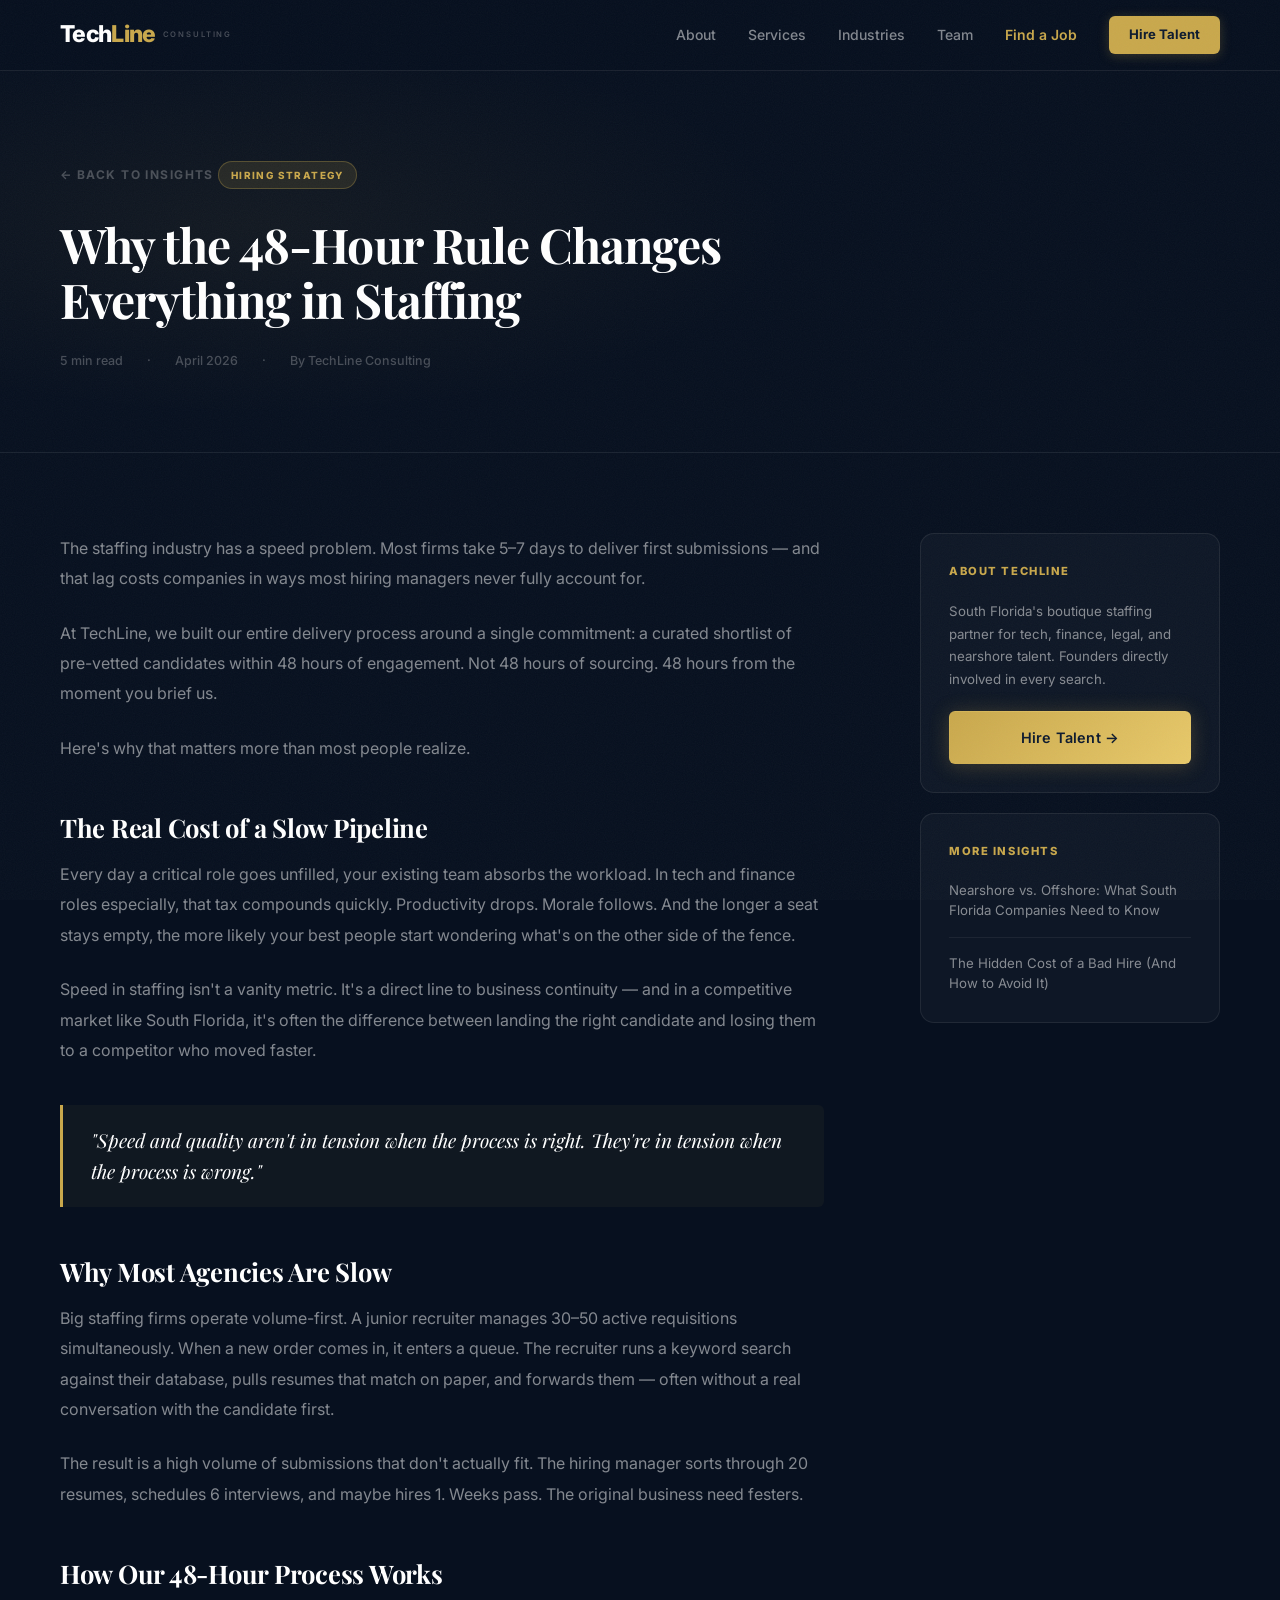
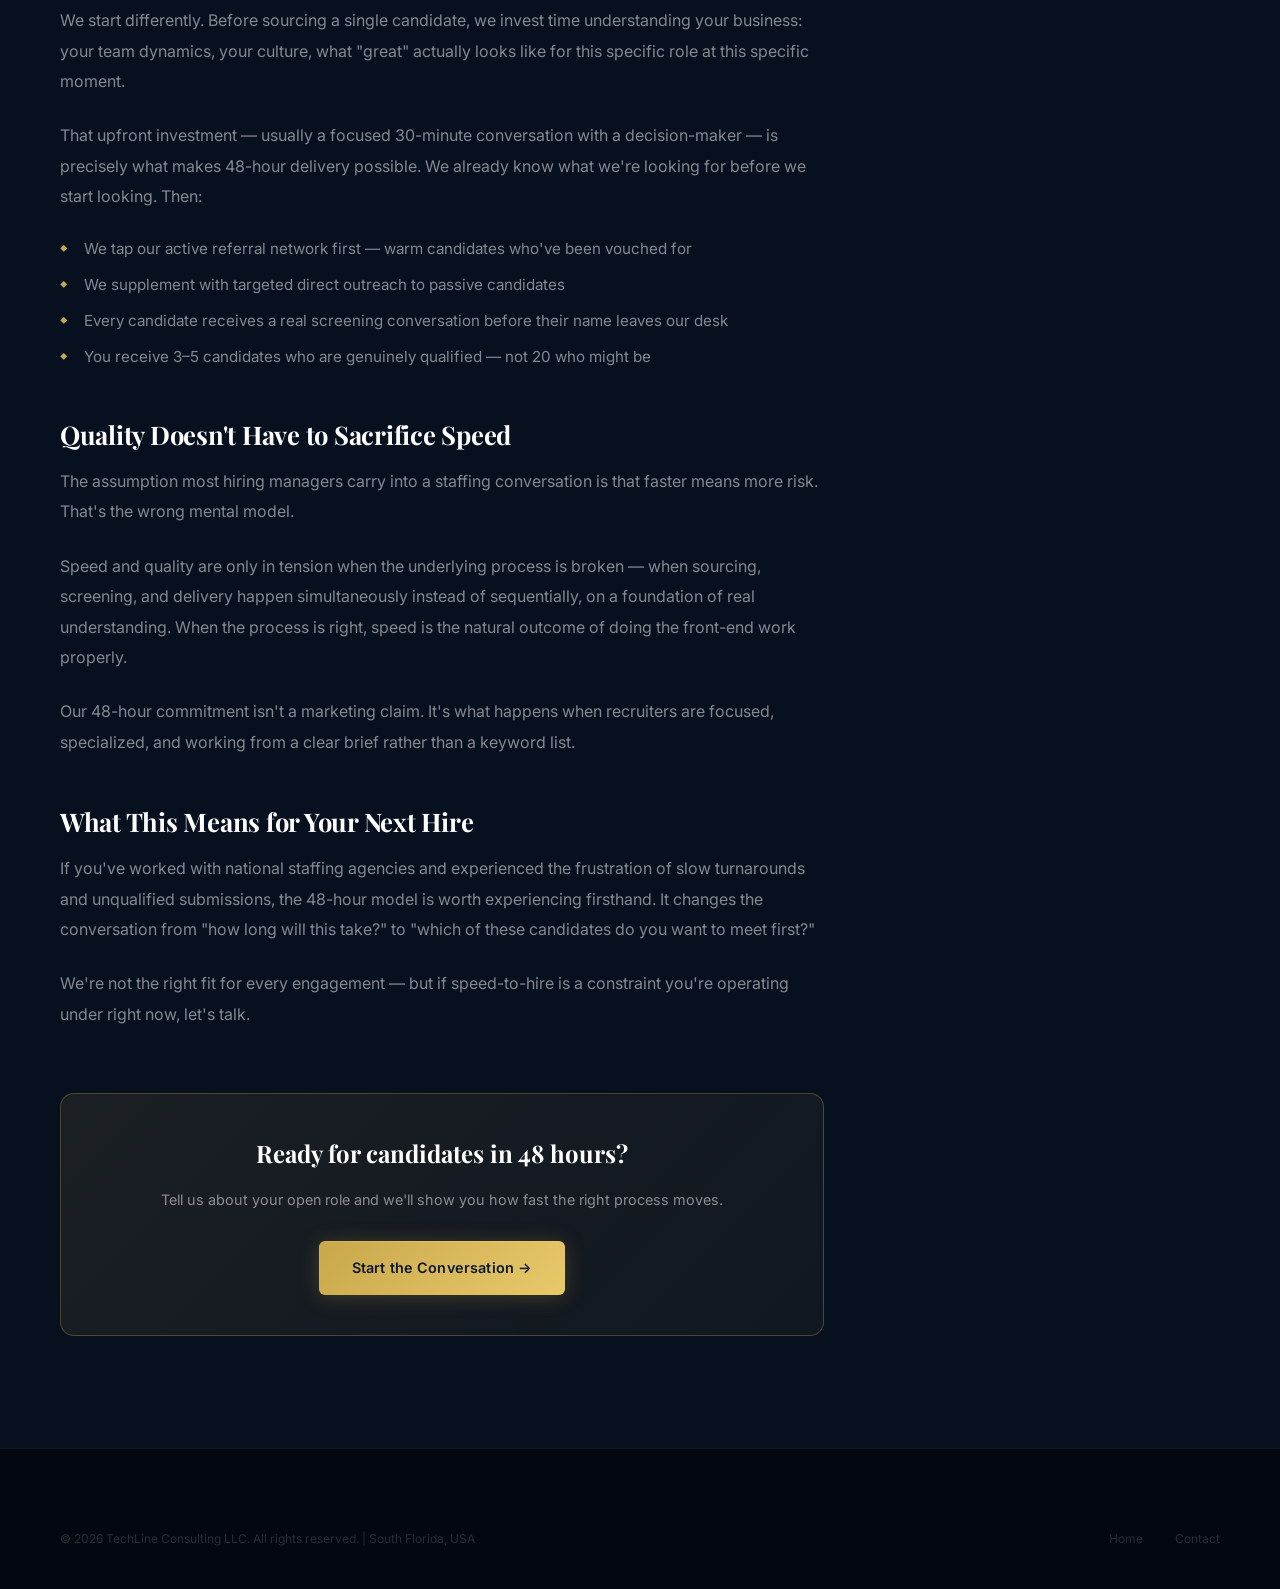
<file: article-48-hour-rule.html>
<!DOCTYPE html>
<html lang="en">
<head>
  <meta charset="UTF-8" />
  <meta name="viewport" content="width=device-width, initial-scale=1.0" />
  <meta name="description" content="Why the 48-hour first submission rule changes everything in staffing — and how TechLine built a process that delivers speed without sacrificing quality." />
  <title>Why the 48-Hour Rule Changes Everything in Staffing | TechLine Consulting</title>
  <link rel="preconnect" href="https://fonts.googleapis.com" />
  <link rel="preconnect" href="https://fonts.gstatic.com" crossorigin />
  <link href="https://fonts.googleapis.com/css2?family=Inter:wght@300;400;500;600;700&family=Playfair+Display:ital,wght@0,700;1,700&display=swap" rel="stylesheet" />
  <link rel="stylesheet" href="styles.css" />
  <link rel="stylesheet" href="blog.css" />
  <link rel="icon" type="image/svg+xml" href="data:image/svg+xml,<svg xmlns='http://www.w3.org/2000/svg' viewBox='0 0 32 32'><rect width='32' height='32' rx='6' fill='%2307101F'/><text x='50%25' y='54%25' font-family='Georgia,serif' font-weight='700' font-size='13' fill='%23C9A84C' text-anchor='middle' dominant-baseline='middle'>TL</text></svg>" />
</head>
<body>

  <header class="nav" id="nav">
    <div class="nav__inner">
      <a href="index.html" class="nav__logo">
        <span class="nav__logo-tech">Tech</span><span class="nav__logo-line">Line</span>
        <span class="nav__logo-sub">CONSULTING</span>
      </a>
      <nav class="nav__links">
        <a href="index.html#about">About</a>
        <a href="index.html#services">Services</a>
        <a href="index.html#industries">Industries</a>
        <a href="index.html#leadership">Team</a>
        <a href="index.html#jobs" class="nav__link--candidate">Find a Job</a>
        <a href="index.html#contact" class="nav__cta">Hire Talent</a>
      </nav>
      <button class="nav__hamburger" id="hamburger" aria-label="Open menu">
        <span></span><span></span><span></span>
      </button>
    </div>
    <div class="nav__mobile" id="mobileMenu">
      <a href="index.html#about" onclick="closeMobile()">About</a>
      <a href="index.html#services" onclick="closeMobile()">Services</a>
      <a href="index.html#industries" onclick="closeMobile()">Industries</a>
      <a href="index.html#leadership" onclick="closeMobile()">Team</a>
      <a href="index.html#jobs" onclick="closeMobile()">Find a Job</a>
      <a href="index.html#contact" onclick="closeMobile()" class="mobile__cta">Hire Talent</a>
    </div>
  </header>

  <div class="article-header">
    <div class="container">
      <div class="article-header__inner">
        <a href="index.html#insights" class="article-header__back">← Back to Insights</a>
        <div class="article-header__tag">Hiring Strategy</div>
        <h1>Why the 48-Hour Rule Changes Everything in Staffing</h1>
        <div class="article-header__meta">
          <span>5 min read</span>
          <span>·</span>
          <span>April 2026</span>
          <span>·</span>
          <span>By TechLine Consulting</span>
        </div>
      </div>
    </div>
  </div>

  <section class="article-body">
    <div class="container">
      <div class="article-layout">
        <div class="article-content">

          <p>The staffing industry has a speed problem. Most firms take 5–7 days to deliver first submissions — and that lag costs companies in ways most hiring managers never fully account for.</p>

          <p>At TechLine, we built our entire delivery process around a single commitment: a curated shortlist of pre-vetted candidates within 48 hours of engagement. Not 48 hours of sourcing. 48 hours from the moment you brief us.</p>

          <p>Here's why that matters more than most people realize.</p>

          <h2>The Real Cost of a Slow Pipeline</h2>

          <p>Every day a critical role goes unfilled, your existing team absorbs the workload. In tech and finance roles especially, that tax compounds quickly. Productivity drops. Morale follows. And the longer a seat stays empty, the more likely your best people start wondering what's on the other side of the fence.</p>

          <p>Speed in staffing isn't a vanity metric. It's a direct line to business continuity — and in a competitive market like South Florida, it's often the difference between landing the right candidate and losing them to a competitor who moved faster.</p>

          <div class="article-pullquote">
            <p>"Speed and quality aren't in tension when the process is right. They're in tension when the process is wrong."</p>
          </div>

          <h2>Why Most Agencies Are Slow</h2>

          <p>Big staffing firms operate volume-first. A junior recruiter manages 30–50 active requisitions simultaneously. When a new order comes in, it enters a queue. The recruiter runs a keyword search against their database, pulls resumes that match on paper, and forwards them — often without a real conversation with the candidate first.</p>

          <p>The result is a high volume of submissions that don't actually fit. The hiring manager sorts through 20 resumes, schedules 6 interviews, and maybe hires 1. Weeks pass. The original business need festers.</p>

          <h2>How Our 48-Hour Process Works</h2>

          <p>We start differently. Before sourcing a single candidate, we invest time understanding your business: your team dynamics, your culture, what "great" actually looks like for this specific role at this specific moment.</p>

          <p>That upfront investment — usually a focused 30-minute conversation with a decision-maker — is precisely what makes 48-hour delivery possible. We already know what we're looking for before we start looking. Then:</p>

          <ul>
            <li>We tap our active referral network first — warm candidates who've been vouched for</li>
            <li>We supplement with targeted direct outreach to passive candidates</li>
            <li>Every candidate receives a real screening conversation before their name leaves our desk</li>
            <li>You receive 3–5 candidates who are genuinely qualified — not 20 who might be</li>
          </ul>

          <h2>Quality Doesn't Have to Sacrifice Speed</h2>

          <p>The assumption most hiring managers carry into a staffing conversation is that faster means more risk. That's the wrong mental model.</p>

          <p>Speed and quality are only in tension when the underlying process is broken — when sourcing, screening, and delivery happen simultaneously instead of sequentially, on a foundation of real understanding. When the process is right, speed is the natural outcome of doing the front-end work properly.</p>

          <p>Our 48-hour commitment isn't a marketing claim. It's what happens when recruiters are focused, specialized, and working from a clear brief rather than a keyword list.</p>

          <h2>What This Means for Your Next Hire</h2>

          <p>If you've worked with national staffing agencies and experienced the frustration of slow turnarounds and unqualified submissions, the 48-hour model is worth experiencing firsthand. It changes the conversation from "how long will this take?" to "which of these candidates do you want to meet first?"</p>

          <p>We're not the right fit for every engagement — but if speed-to-hire is a constraint you're operating under right now, let's talk.</p>

          <div class="article-cta">
            <h3>Ready for candidates in 48 hours?</h3>
            <p>Tell us about your open role and we'll show you how fast the right process moves.</p>
            <a href="index.html#contact" class="btn btn--gold">Start the Conversation →</a>
          </div>

        </div>

        <aside class="article-sidebar">
          <div class="sidebar-card">
            <h4>About TechLine</h4>
            <p>South Florida's boutique staffing partner for tech, finance, legal, and nearshore talent. Founders directly involved in every search.</p>
            <a href="index.html#contact" class="btn btn--gold btn--full">Hire Talent →</a>
          </div>
          <div class="sidebar-card">
            <h4>More Insights</h4>
            <div class="sidebar-related">
              <a href="article-nearshore-vs-offshore.html">Nearshore vs. Offshore: What South Florida Companies Need to Know</a>
              <a href="article-cost-of-bad-hire.html">The Hidden Cost of a Bad Hire (And How to Avoid It)</a>
            </div>
          </div>
        </aside>
      </div>
    </div>
  </section>

  <footer class="footer">
    <div class="container footer__inner">
      <div class="footer__bottom" style="border-top:none;padding-top:0;">
        <p>© 2026 TechLine Consulting LLC. All rights reserved. | South Florida, USA</p>
        <div class="footer__legal">
          <a href="index.html">Home</a>
          <a href="index.html#contact">Contact</a>
        </div>
      </div>
    </div>
  </footer>

  <script>
    const nav = document.getElementById('nav');
    window.addEventListener('scroll', () => nav.classList.toggle('scrolled', window.scrollY > 20));
    const hamburger = document.getElementById('hamburger');
    const mobileMenu = document.getElementById('mobileMenu');
    hamburger.addEventListener('click', () => mobileMenu.classList.toggle('open'));
    function closeMobile() { mobileMenu.classList.remove('open'); }
  </script>
</body>
</html>
</file>
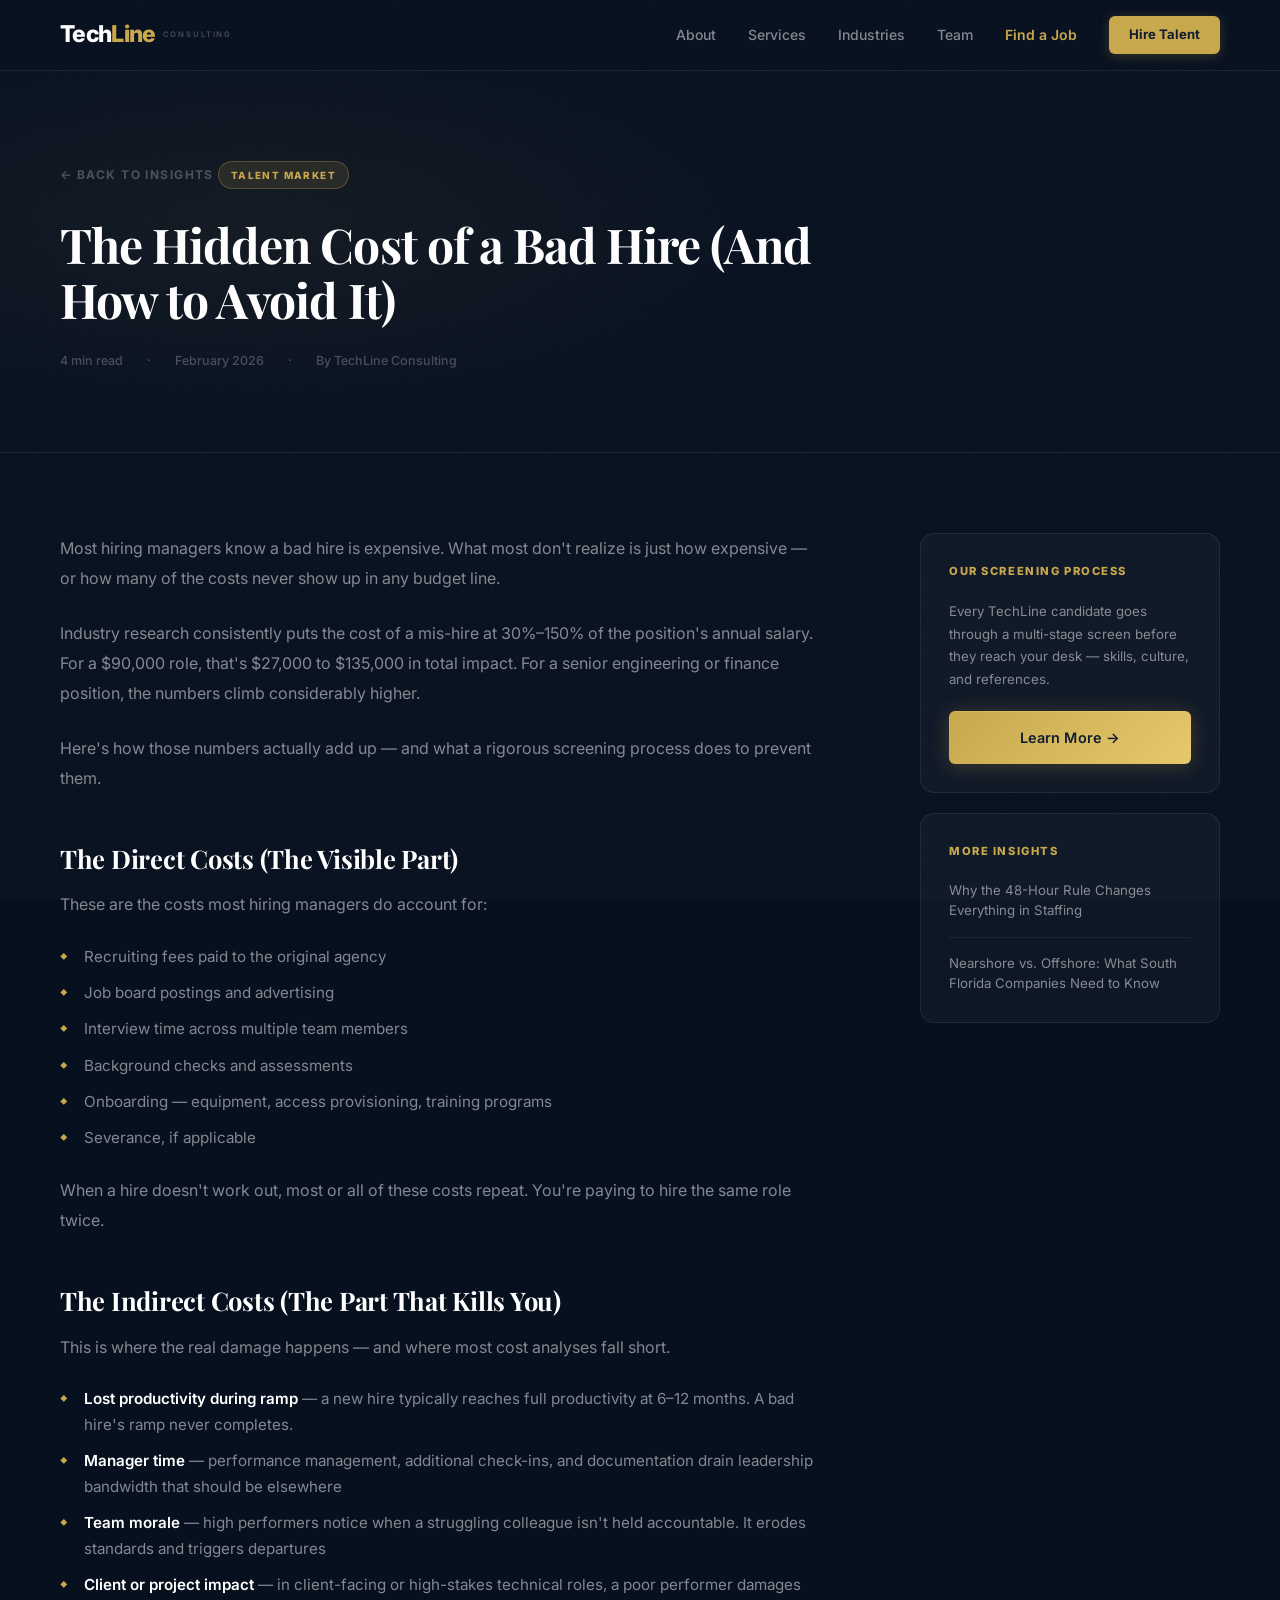
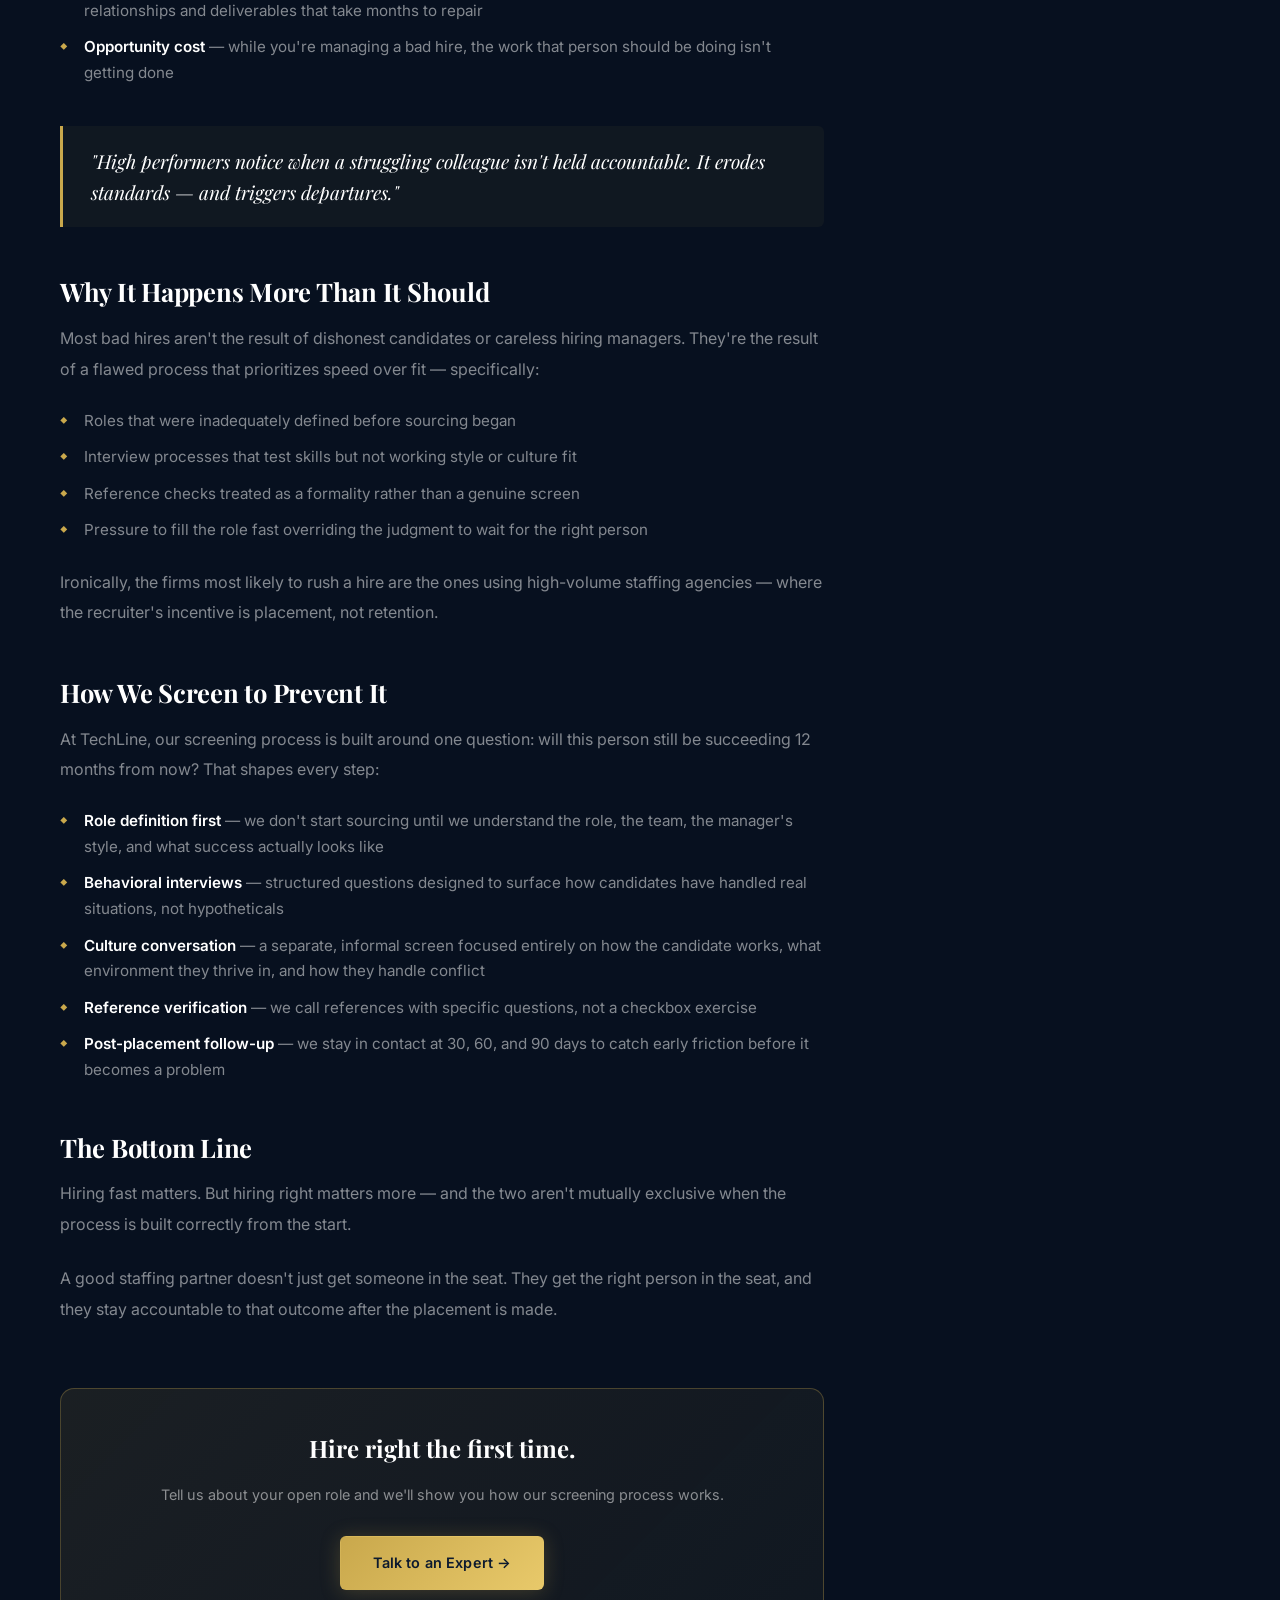
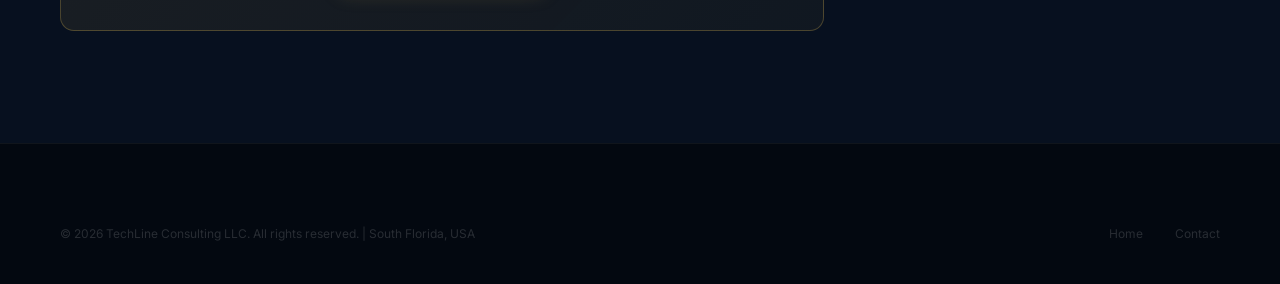
<file: article-cost-of-bad-hire.html>
<!DOCTYPE html>
<html lang="en">
<head>
  <meta charset="UTF-8" />
  <meta name="viewport" content="width=device-width, initial-scale=1.0" />
  <meta name="description" content="A bad hire costs 30–150% of annual salary. Here's how to calculate the real cost and the screening process TechLine uses to prevent it." />
  <title>The Hidden Cost of a Bad Hire (And How to Avoid It) | TechLine Consulting</title>
  <link rel="preconnect" href="https://fonts.googleapis.com" />
  <link rel="preconnect" href="https://fonts.gstatic.com" crossorigin />
  <link href="https://fonts.googleapis.com/css2?family=Inter:wght@300;400;500;600;700&family=Playfair+Display:ital,wght@0,700;1,700&display=swap" rel="stylesheet" />
  <link rel="stylesheet" href="styles.css" />
  <link rel="stylesheet" href="blog.css" />
  <link rel="icon" type="image/svg+xml" href="data:image/svg+xml,<svg xmlns='http://www.w3.org/2000/svg' viewBox='0 0 32 32'><rect width='32' height='32' rx='6' fill='%2307101F'/><text x='50%25' y='54%25' font-family='Georgia,serif' font-weight='700' font-size='13' fill='%23C9A84C' text-anchor='middle' dominant-baseline='middle'>TL</text></svg>" />
</head>
<body>

  <header class="nav" id="nav">
    <div class="nav__inner">
      <a href="index.html" class="nav__logo">
        <span class="nav__logo-tech">Tech</span><span class="nav__logo-line">Line</span>
        <span class="nav__logo-sub">CONSULTING</span>
      </a>
      <nav class="nav__links">
        <a href="index.html#about">About</a>
        <a href="index.html#services">Services</a>
        <a href="index.html#industries">Industries</a>
        <a href="index.html#leadership">Team</a>
        <a href="index.html#jobs" class="nav__link--candidate">Find a Job</a>
        <a href="index.html#contact" class="nav__cta">Hire Talent</a>
      </nav>
      <button class="nav__hamburger" id="hamburger" aria-label="Open menu">
        <span></span><span></span><span></span>
      </button>
    </div>
    <div class="nav__mobile" id="mobileMenu">
      <a href="index.html#about" onclick="closeMobile()">About</a>
      <a href="index.html#services" onclick="closeMobile()">Services</a>
      <a href="index.html#industries" onclick="closeMobile()">Industries</a>
      <a href="index.html#leadership" onclick="closeMobile()">Team</a>
      <a href="index.html#jobs" onclick="closeMobile()">Find a Job</a>
      <a href="index.html#contact" onclick="closeMobile()" class="mobile__cta">Hire Talent</a>
    </div>
  </header>

  <div class="article-header">
    <div class="container">
      <div class="article-header__inner">
        <a href="index.html#insights" class="article-header__back">← Back to Insights</a>
        <div class="article-header__tag">Talent Market</div>
        <h1>The Hidden Cost of a Bad Hire (And How to Avoid It)</h1>
        <div class="article-header__meta">
          <span>4 min read</span>
          <span>·</span>
          <span>February 2026</span>
          <span>·</span>
          <span>By TechLine Consulting</span>
        </div>
      </div>
    </div>
  </div>

  <section class="article-body">
    <div class="container">
      <div class="article-layout">
        <div class="article-content">

          <p>Most hiring managers know a bad hire is expensive. What most don't realize is just how expensive — or how many of the costs never show up in any budget line.</p>

          <p>Industry research consistently puts the cost of a mis-hire at 30%–150% of the position's annual salary. For a $90,000 role, that's $27,000 to $135,000 in total impact. For a senior engineering or finance position, the numbers climb considerably higher.</p>

          <p>Here's how those numbers actually add up — and what a rigorous screening process does to prevent them.</p>

          <h2>The Direct Costs (The Visible Part)</h2>

          <p>These are the costs most hiring managers do account for:</p>

          <ul>
            <li>Recruiting fees paid to the original agency</li>
            <li>Job board postings and advertising</li>
            <li>Interview time across multiple team members</li>
            <li>Background checks and assessments</li>
            <li>Onboarding — equipment, access provisioning, training programs</li>
            <li>Severance, if applicable</li>
          </ul>

          <p>When a hire doesn't work out, most or all of these costs repeat. You're paying to hire the same role twice.</p>

          <h2>The Indirect Costs (The Part That Kills You)</h2>

          <p>This is where the real damage happens — and where most cost analyses fall short.</p>

          <ul>
            <li><strong>Lost productivity during ramp</strong> — a new hire typically reaches full productivity at 6–12 months. A bad hire's ramp never completes.</li>
            <li><strong>Manager time</strong> — performance management, additional check-ins, and documentation drain leadership bandwidth that should be elsewhere</li>
            <li><strong>Team morale</strong> — high performers notice when a struggling colleague isn't held accountable. It erodes standards and triggers departures</li>
            <li><strong>Client or project impact</strong> — in client-facing or high-stakes technical roles, a poor performer damages relationships and deliverables that take months to repair</li>
            <li><strong>Opportunity cost</strong> — while you're managing a bad hire, the work that person should be doing isn't getting done</li>
          </ul>

          <div class="article-pullquote">
            <p>"High performers notice when a struggling colleague isn't held accountable. It erodes standards — and triggers departures."</p>
          </div>

          <h2>Why It Happens More Than It Should</h2>

          <p>Most bad hires aren't the result of dishonest candidates or careless hiring managers. They're the result of a flawed process that prioritizes speed over fit — specifically:</p>

          <ul>
            <li>Roles that were inadequately defined before sourcing began</li>
            <li>Interview processes that test skills but not working style or culture fit</li>
            <li>Reference checks treated as a formality rather than a genuine screen</li>
            <li>Pressure to fill the role fast overriding the judgment to wait for the right person</li>
          </ul>

          <p>Ironically, the firms most likely to rush a hire are the ones using high-volume staffing agencies — where the recruiter's incentive is placement, not retention.</p>

          <h2>How We Screen to Prevent It</h2>

          <p>At TechLine, our screening process is built around one question: will this person still be succeeding 12 months from now? That shapes every step:</p>

          <ul>
            <li><strong>Role definition first</strong> — we don't start sourcing until we understand the role, the team, the manager's style, and what success actually looks like</li>
            <li><strong>Behavioral interviews</strong> — structured questions designed to surface how candidates have handled real situations, not hypotheticals</li>
            <li><strong>Culture conversation</strong> — a separate, informal screen focused entirely on how the candidate works, what environment they thrive in, and how they handle conflict</li>
            <li><strong>Reference verification</strong> — we call references with specific questions, not a checkbox exercise</li>
            <li><strong>Post-placement follow-up</strong> — we stay in contact at 30, 60, and 90 days to catch early friction before it becomes a problem</li>
          </ul>

          <h2>The Bottom Line</h2>

          <p>Hiring fast matters. But hiring right matters more — and the two aren't mutually exclusive when the process is built correctly from the start.</p>

          <p>A good staffing partner doesn't just get someone in the seat. They get the right person in the seat, and they stay accountable to that outcome after the placement is made.</p>

          <div class="article-cta">
            <h3>Hire right the first time.</h3>
            <p>Tell us about your open role and we'll show you how our screening process works.</p>
            <a href="index.html#contact" class="btn btn--gold">Talk to an Expert →</a>
          </div>

        </div>

        <aside class="article-sidebar">
          <div class="sidebar-card">
            <h4>Our Screening Process</h4>
            <p>Every TechLine candidate goes through a multi-stage screen before they reach your desk — skills, culture, and references.</p>
            <a href="index.html#contact" class="btn btn--gold btn--full">Learn More →</a>
          </div>
          <div class="sidebar-card">
            <h4>More Insights</h4>
            <div class="sidebar-related">
              <a href="article-48-hour-rule.html">Why the 48-Hour Rule Changes Everything in Staffing</a>
              <a href="article-nearshore-vs-offshore.html">Nearshore vs. Offshore: What South Florida Companies Need to Know</a>
            </div>
          </div>
        </aside>
      </div>
    </div>
  </section>

  <footer class="footer">
    <div class="container footer__inner">
      <div class="footer__bottom" style="border-top:none;padding-top:0;">
        <p>© 2026 TechLine Consulting LLC. All rights reserved. | South Florida, USA</p>
        <div class="footer__legal">
          <a href="index.html">Home</a>
          <a href="index.html#contact">Contact</a>
        </div>
      </div>
    </div>
  </footer>

  <script>
    const nav = document.getElementById('nav');
    window.addEventListener('scroll', () => nav.classList.toggle('scrolled', window.scrollY > 20));
    const hamburger = document.getElementById('hamburger');
    const mobileMenu = document.getElementById('mobileMenu');
    hamburger.addEventListener('click', () => mobileMenu.classList.toggle('open'));
    function closeMobile() { mobileMenu.classList.remove('open'); }
  </script>
</body>
</html>
</file>
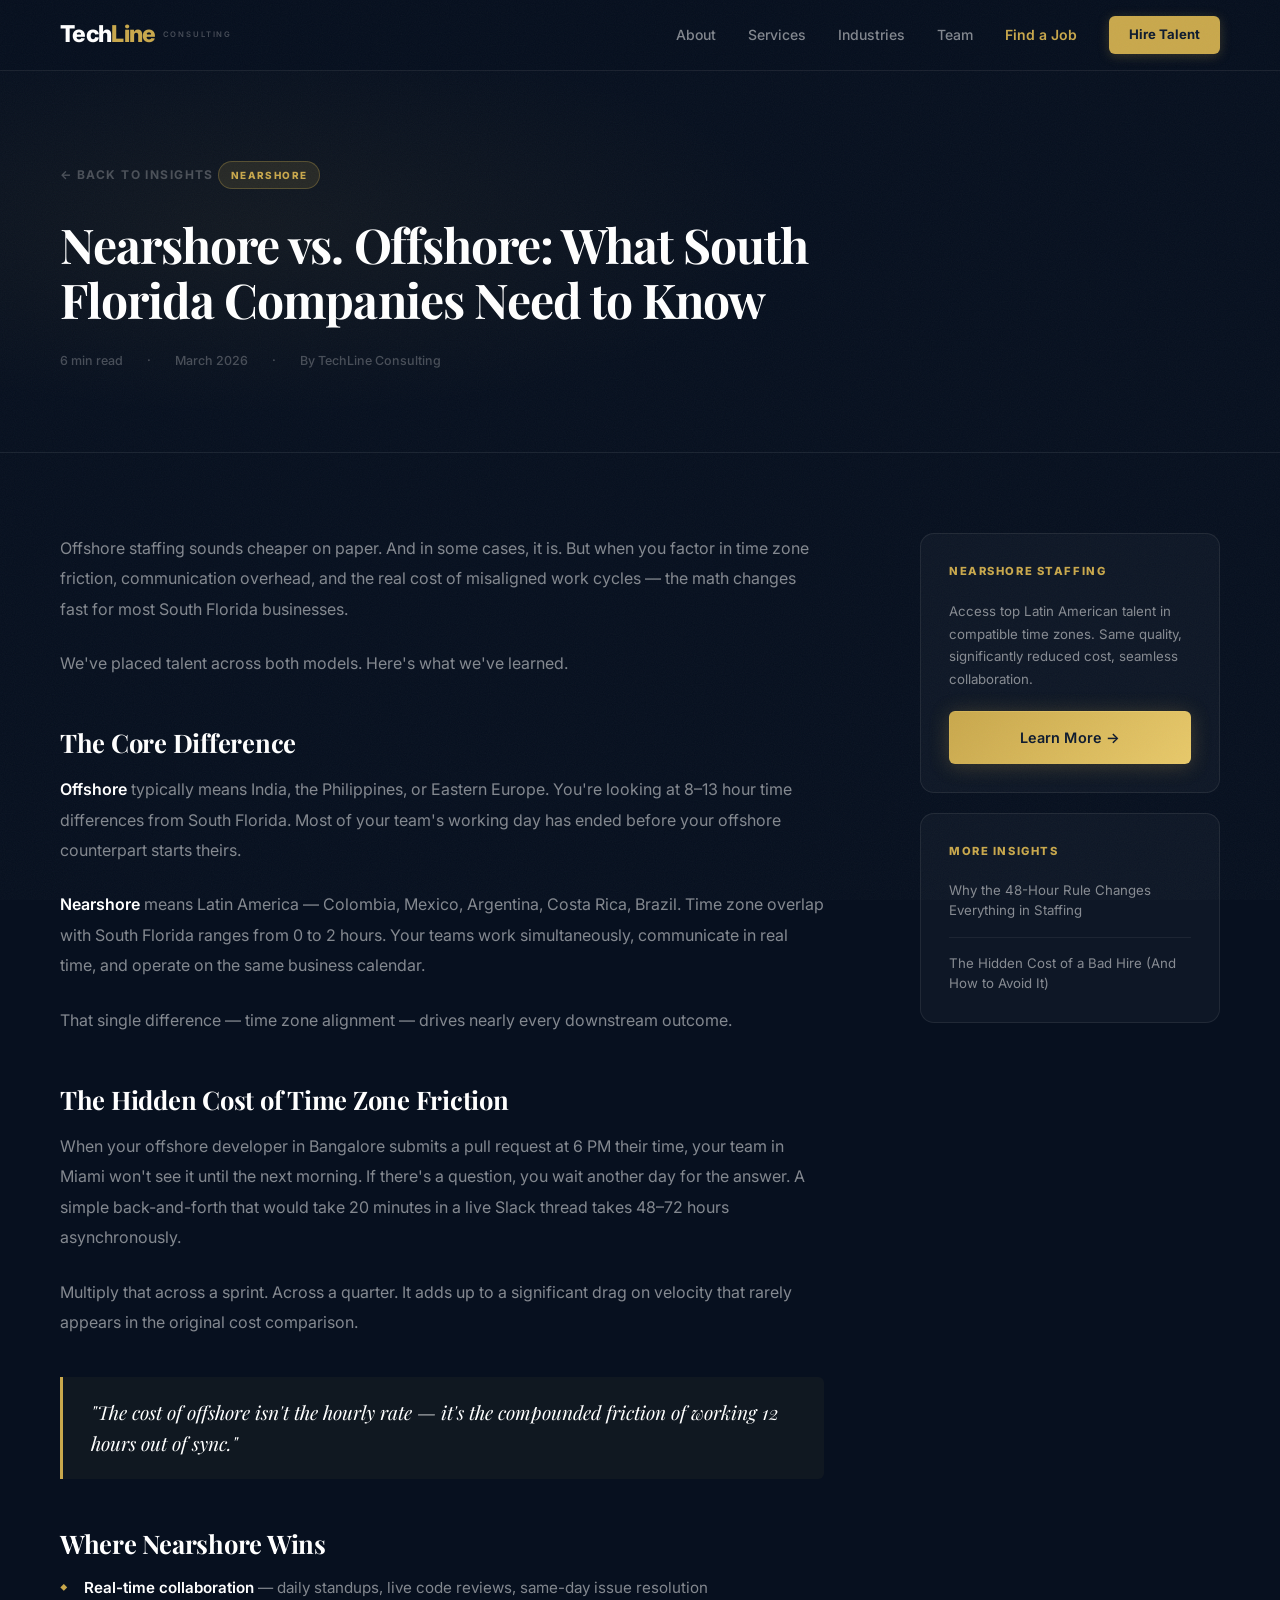
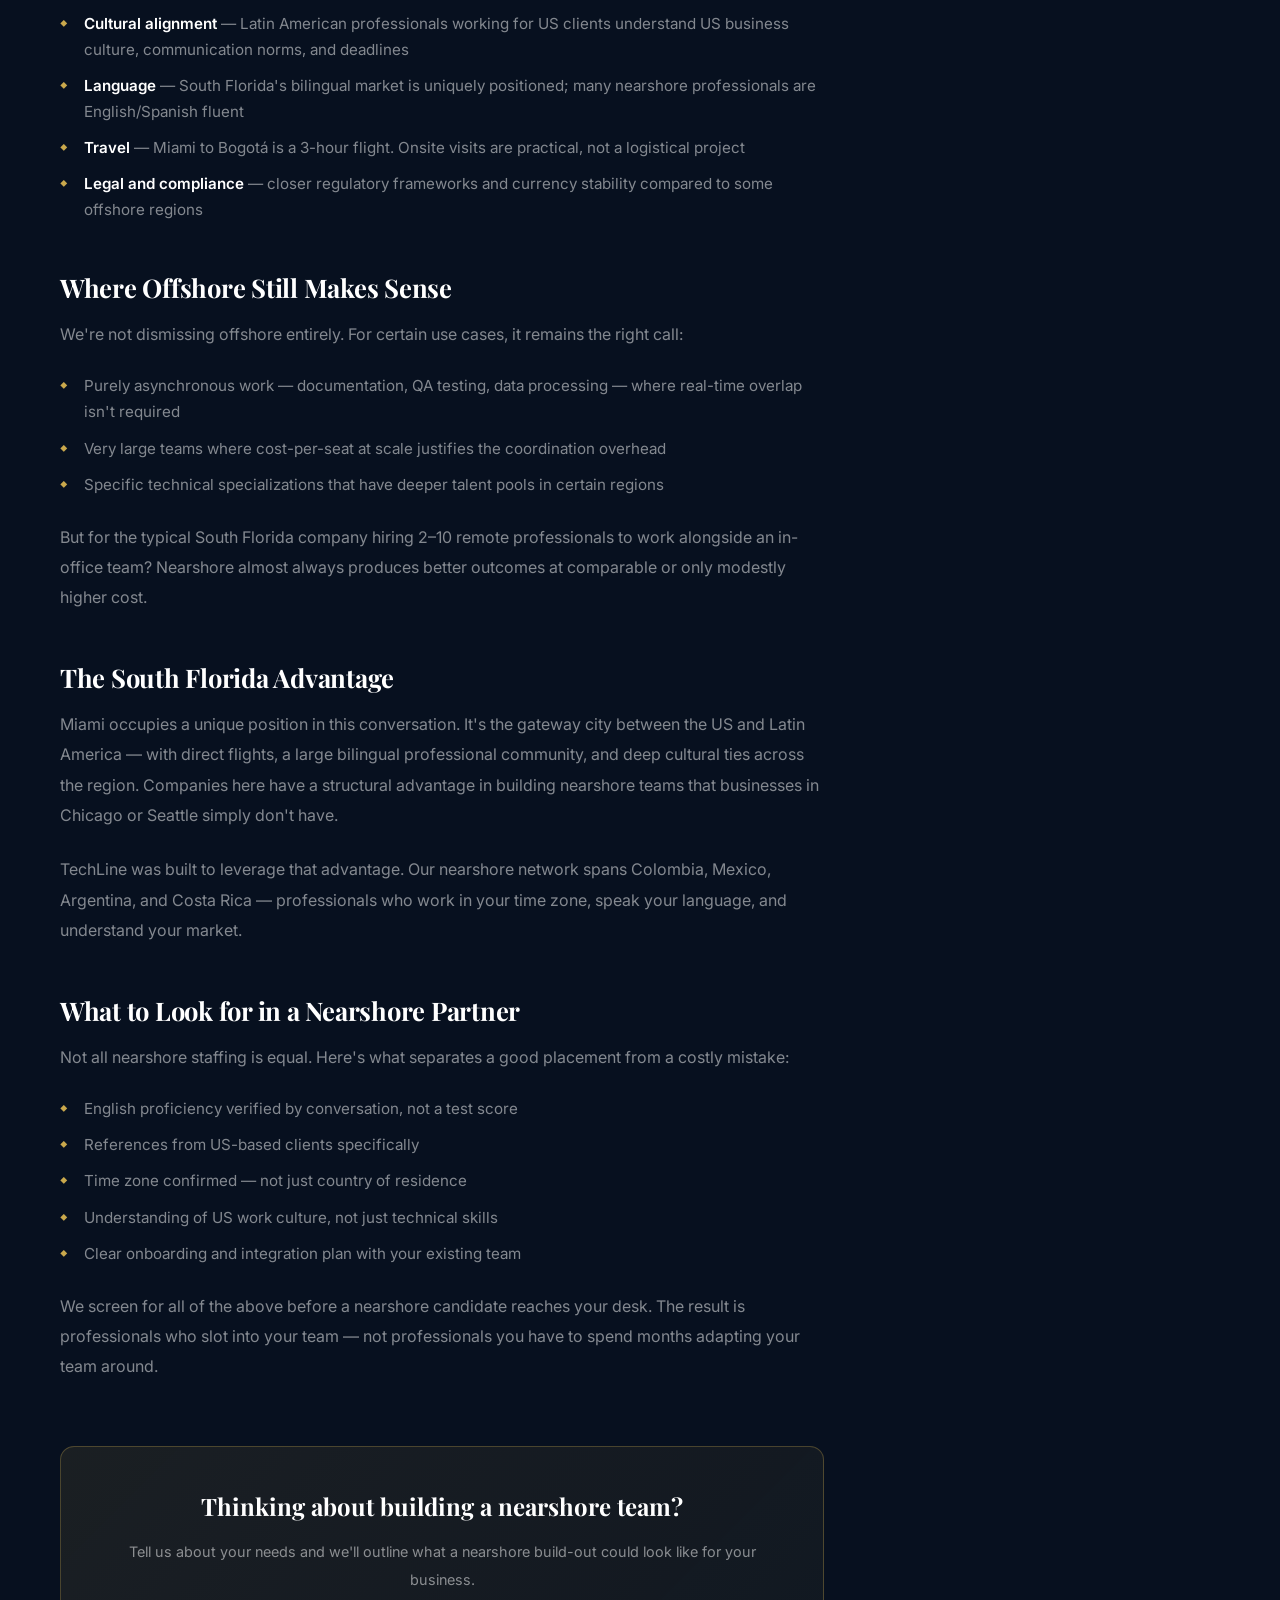
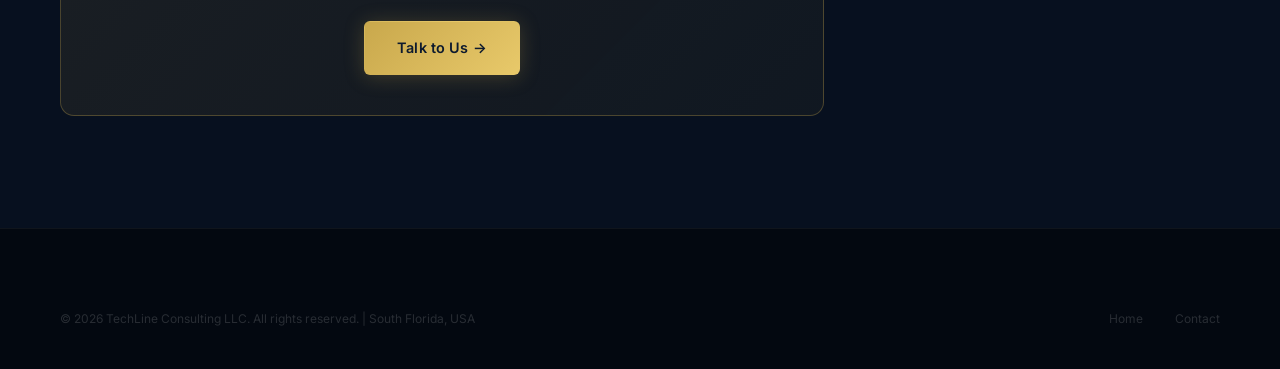
<file: article-nearshore-vs-offshore.html>
<!DOCTYPE html>
<html lang="en">
<head>
  <meta charset="UTF-8" />
  <meta name="viewport" content="width=device-width, initial-scale=1.0" />
  <meta name="description" content="Nearshore vs offshore staffing — what South Florida companies need to know about time zones, cost, and talent quality when building remote teams." />
  <title>Nearshore vs. Offshore: What South Florida Companies Need to Know | TechLine Consulting</title>
  <link rel="preconnect" href="https://fonts.googleapis.com" />
  <link rel="preconnect" href="https://fonts.gstatic.com" crossorigin />
  <link href="https://fonts.googleapis.com/css2?family=Inter:wght@300;400;500;600;700&family=Playfair+Display:ital,wght@0,700;1,700&display=swap" rel="stylesheet" />
  <link rel="stylesheet" href="styles.css" />
  <link rel="stylesheet" href="blog.css" />
  <link rel="icon" type="image/svg+xml" href="data:image/svg+xml,<svg xmlns='http://www.w3.org/2000/svg' viewBox='0 0 32 32'><rect width='32' height='32' rx='6' fill='%2307101F'/><text x='50%25' y='54%25' font-family='Georgia,serif' font-weight='700' font-size='13' fill='%23C9A84C' text-anchor='middle' dominant-baseline='middle'>TL</text></svg>" />
</head>
<body>

  <header class="nav" id="nav">
    <div class="nav__inner">
      <a href="index.html" class="nav__logo">
        <span class="nav__logo-tech">Tech</span><span class="nav__logo-line">Line</span>
        <span class="nav__logo-sub">CONSULTING</span>
      </a>
      <nav class="nav__links">
        <a href="index.html#about">About</a>
        <a href="index.html#services">Services</a>
        <a href="index.html#industries">Industries</a>
        <a href="index.html#leadership">Team</a>
        <a href="index.html#jobs" class="nav__link--candidate">Find a Job</a>
        <a href="index.html#contact" class="nav__cta">Hire Talent</a>
      </nav>
      <button class="nav__hamburger" id="hamburger" aria-label="Open menu">
        <span></span><span></span><span></span>
      </button>
    </div>
    <div class="nav__mobile" id="mobileMenu">
      <a href="index.html#about" onclick="closeMobile()">About</a>
      <a href="index.html#services" onclick="closeMobile()">Services</a>
      <a href="index.html#industries" onclick="closeMobile()">Industries</a>
      <a href="index.html#leadership" onclick="closeMobile()">Team</a>
      <a href="index.html#jobs" onclick="closeMobile()">Find a Job</a>
      <a href="index.html#contact" onclick="closeMobile()" class="mobile__cta">Hire Talent</a>
    </div>
  </header>

  <div class="article-header">
    <div class="container">
      <div class="article-header__inner">
        <a href="index.html#insights" class="article-header__back">← Back to Insights</a>
        <div class="article-header__tag">Nearshore</div>
        <h1>Nearshore vs. Offshore: What South Florida Companies Need to Know</h1>
        <div class="article-header__meta">
          <span>6 min read</span>
          <span>·</span>
          <span>March 2026</span>
          <span>·</span>
          <span>By TechLine Consulting</span>
        </div>
      </div>
    </div>
  </div>

  <section class="article-body">
    <div class="container">
      <div class="article-layout">
        <div class="article-content">

          <p>Offshore staffing sounds cheaper on paper. And in some cases, it is. But when you factor in time zone friction, communication overhead, and the real cost of misaligned work cycles — the math changes fast for most South Florida businesses.</p>

          <p>We've placed talent across both models. Here's what we've learned.</p>

          <h2>The Core Difference</h2>

          <p><strong>Offshore</strong> typically means India, the Philippines, or Eastern Europe. You're looking at 8–13 hour time differences from South Florida. Most of your team's working day has ended before your offshore counterpart starts theirs.</p>

          <p><strong>Nearshore</strong> means Latin America — Colombia, Mexico, Argentina, Costa Rica, Brazil. Time zone overlap with South Florida ranges from 0 to 2 hours. Your teams work simultaneously, communicate in real time, and operate on the same business calendar.</p>

          <p>That single difference — time zone alignment — drives nearly every downstream outcome.</p>

          <h2>The Hidden Cost of Time Zone Friction</h2>

          <p>When your offshore developer in Bangalore submits a pull request at 6 PM their time, your team in Miami won't see it until the next morning. If there's a question, you wait another day for the answer. A simple back-and-forth that would take 20 minutes in a live Slack thread takes 48–72 hours asynchronously.</p>

          <p>Multiply that across a sprint. Across a quarter. It adds up to a significant drag on velocity that rarely appears in the original cost comparison.</p>

          <div class="article-pullquote">
            <p>"The cost of offshore isn't the hourly rate — it's the compounded friction of working 12 hours out of sync."</p>
          </div>

          <h2>Where Nearshore Wins</h2>

          <ul>
            <li><strong>Real-time collaboration</strong> — daily standups, live code reviews, same-day issue resolution</li>
            <li><strong>Cultural alignment</strong> — Latin American professionals working for US clients understand US business culture, communication norms, and deadlines</li>
            <li><strong>Language</strong> — South Florida's bilingual market is uniquely positioned; many nearshore professionals are English/Spanish fluent</li>
            <li><strong>Travel</strong> — Miami to Bogotá is a 3-hour flight. Onsite visits are practical, not a logistical project</li>
            <li><strong>Legal and compliance</strong> — closer regulatory frameworks and currency stability compared to some offshore regions</li>
          </ul>

          <h2>Where Offshore Still Makes Sense</h2>

          <p>We're not dismissing offshore entirely. For certain use cases, it remains the right call:</p>

          <ul>
            <li>Purely asynchronous work — documentation, QA testing, data processing — where real-time overlap isn't required</li>
            <li>Very large teams where cost-per-seat at scale justifies the coordination overhead</li>
            <li>Specific technical specializations that have deeper talent pools in certain regions</li>
          </ul>

          <p>But for the typical South Florida company hiring 2–10 remote professionals to work alongside an in-office team? Nearshore almost always produces better outcomes at comparable or only modestly higher cost.</p>

          <h2>The South Florida Advantage</h2>

          <p>Miami occupies a unique position in this conversation. It's the gateway city between the US and Latin America — with direct flights, a large bilingual professional community, and deep cultural ties across the region. Companies here have a structural advantage in building nearshore teams that businesses in Chicago or Seattle simply don't have.</p>

          <p>TechLine was built to leverage that advantage. Our nearshore network spans Colombia, Mexico, Argentina, and Costa Rica — professionals who work in your time zone, speak your language, and understand your market.</p>

          <h2>What to Look for in a Nearshore Partner</h2>

          <p>Not all nearshore staffing is equal. Here's what separates a good placement from a costly mistake:</p>

          <ul>
            <li>English proficiency verified by conversation, not a test score</li>
            <li>References from US-based clients specifically</li>
            <li>Time zone confirmed — not just country of residence</li>
            <li>Understanding of US work culture, not just technical skills</li>
            <li>Clear onboarding and integration plan with your existing team</li>
          </ul>

          <p>We screen for all of the above before a nearshore candidate reaches your desk. The result is professionals who slot into your team — not professionals you have to spend months adapting your team around.</p>

          <div class="article-cta">
            <h3>Thinking about building a nearshore team?</h3>
            <p>Tell us about your needs and we'll outline what a nearshore build-out could look like for your business.</p>
            <a href="index.html#contact" class="btn btn--gold">Talk to Us →</a>
          </div>

        </div>

        <aside class="article-sidebar">
          <div class="sidebar-card">
            <h4>Nearshore Staffing</h4>
            <p>Access top Latin American talent in compatible time zones. Same quality, significantly reduced cost, seamless collaboration.</p>
            <a href="index.html#contact" class="btn btn--gold btn--full">Learn More →</a>
          </div>
          <div class="sidebar-card">
            <h4>More Insights</h4>
            <div class="sidebar-related">
              <a href="article-48-hour-rule.html">Why the 48-Hour Rule Changes Everything in Staffing</a>
              <a href="article-cost-of-bad-hire.html">The Hidden Cost of a Bad Hire (And How to Avoid It)</a>
            </div>
          </div>
        </aside>
      </div>
    </div>
  </section>

  <footer class="footer">
    <div class="container footer__inner">
      <div class="footer__bottom" style="border-top:none;padding-top:0;">
        <p>© 2026 TechLine Consulting LLC. All rights reserved. | South Florida, USA</p>
        <div class="footer__legal">
          <a href="index.html">Home</a>
          <a href="index.html#contact">Contact</a>
        </div>
      </div>
    </div>
  </footer>

  <script>
    const nav = document.getElementById('nav');
    window.addEventListener('scroll', () => nav.classList.toggle('scrolled', window.scrollY > 20));
    const hamburger = document.getElementById('hamburger');
    const mobileMenu = document.getElementById('mobileMenu');
    hamburger.addEventListener('click', () => mobileMenu.classList.toggle('open'));
    function closeMobile() { mobileMenu.classList.remove('open'); }
  </script>
</body>
</html>
</file>
<file: styles.css>
/* ─────────────────────────────────────────
   TechLine Consulting — Premium Design
   ───────────────────────────────────────── */

*, *::before, *::after { box-sizing: border-box; margin: 0; padding: 0; }

:root {
  --bg:           #07101F;
  --bg-2:         #0A1628;
  --bg-3:         #0E1E38;
  --bg-light:     #F6F8FC;
  --white:        #FFFFFF;
  --gold:         #C9A84C;
  --gold-2:       #E8C96A;
  --gold-dim:     rgba(201, 168, 76, 0.15);
  --gold-glow:    rgba(201, 168, 76, 0.25);
  --text:         rgba(255, 255, 255, 0.90);
  --text-muted:   rgba(255, 255, 255, 0.50);
  --text-faint:   rgba(255, 255, 255, 0.25);
  --border:       rgba(255, 255, 255, 0.08);
  --border-gold:  rgba(201, 168, 76, 0.30);
  --dark-text:    #0D1A2E;
  --dark-muted:   #5A6478;
  --dark-border:  #E2E8F0;
  --radius-sm:    6px;
  --radius:       14px;
  --radius-lg:    22px;
  --shadow:       0 4px 32px rgba(0, 0, 0, 0.25);
  --shadow-gold:  0 8px 40px rgba(201, 168, 76, 0.18);
  --shadow-lg:    0 24px 80px rgba(0, 0, 0, 0.45);
  --max-w:        1240px;
  --t:            0.25s ease;
}

html { scroll-behavior: smooth; }

body {
  font-family: 'Inter', sans-serif;
  background: var(--bg);
  color: var(--text);
  line-height: 1.65;
  font-size: 16px;
  -webkit-font-smoothing: antialiased;
  overflow-x: hidden;
}

/* Grain overlay */
body::after {
  content: '';
  position: fixed;
  inset: 0;
  pointer-events: none;
  z-index: 9999;
  opacity: 0.04;
  background-image: url("data:image/svg+xml,%3Csvg viewBox='0 0 256 256' xmlns='http://www.w3.org/2000/svg'%3E%3Cfilter id='noise'%3E%3CfeTurbulence type='fractalNoise' baseFrequency='0.9' numOctaves='4' stitchTiles='stitch'/%3E%3C/filter%3E%3Crect width='100%25' height='100%25' filter='url(%23noise)'/%3E%3C/svg%3E");
  background-size: 256px 256px;
}

a { color: inherit; text-decoration: none; }
img { max-width: 100%; display: block; }

.container {
  max-width: var(--max-w);
  margin: 0 auto;
  padding: 0 2.5rem;
}

/* ── Scroll animations ── */
.fade-up {
  opacity: 0;
  transform: translateY(32px);
  transition: opacity 0.7s cubic-bezier(0.16,1,0.3,1), transform 0.7s cubic-bezier(0.16,1,0.3,1);
}
.fade-up--delay  { transition-delay: 0.12s; }
.fade-up--delay2 { transition-delay: 0.24s; }
.fade-up.visible { opacity: 1; transform: translateY(0); }

/* ── Buttons ── */
.btn {
  display: inline-flex;
  align-items: center;
  gap: 0.5rem;
  padding: 0.875rem 2rem;
  font-family: 'Inter', sans-serif;
  font-weight: 600;
  font-size: 0.9rem;
  letter-spacing: 0.01em;
  cursor: pointer;
  transition: all var(--t);
  border: 1.5px solid transparent;
  border-radius: var(--radius-sm);
  white-space: nowrap;
  position: relative;
  overflow: hidden;
}
.btn--gold {
  background: linear-gradient(135deg, var(--gold) 0%, var(--gold-2) 50%, var(--gold) 100%);
  background-size: 200% 200%;
  animation: shimmer 4s ease infinite;
  color: var(--dark-text);
  border-color: transparent;
  box-shadow: 0 2px 20px rgba(201,168,76,0.25);
}
.btn--gold:hover {
  box-shadow: var(--shadow-gold);
  transform: translateY(-2px);
}
@keyframes shimmer {
  0%   { background-position: 0% 50%; }
  50%  { background-position: 100% 50%; }
  100% { background-position: 0% 50%; }
}
.btn--dark {
  background: var(--dark-text);
  color: var(--white);
  border-color: var(--dark-text);
}
.btn--dark:hover { background: #162035; border-color: #162035; transform: translateY(-2px); }

.btn--outline {
  background: transparent;
  color: var(--white);
  border-color: var(--border);
}
.btn--outline:hover {
  border-color: rgba(255,255,255,0.3);
  background: rgba(255,255,255,0.05);
}
.btn--outline-dark {
  background: transparent;
  color: var(--dark-text);
  border-color: var(--dark-border);
}
.btn--outline-dark:hover {
  border-color: var(--dark-text);
  background: var(--dark-text);
  color: var(--white);
}
.btn--navy {
  background: var(--bg-2);
  color: var(--white);
  border-color: var(--border);
}
.btn--navy:hover { background: var(--bg-3); border-color: var(--border-gold); }
.btn--full { width: 100%; justify-content: center; }

/* ── Section helpers ── */
.section      { padding: 8rem 0; }
.section--light { background: var(--bg-light); }
.section--white { background: var(--white); }
.section--dark  { background: var(--bg); }
.section--dark2 { background: var(--bg-2); }
.section--gray  { background: var(--bg-2); }
.section--accent { background: linear-gradient(135deg, var(--bg-3) 0%, #0D2347 100%); }

.section__eyebrow {
  display: inline-flex;
  align-items: center;
  gap: 0.6rem;
  font-size: 0.7rem;
  font-weight: 700;
  text-transform: uppercase;
  letter-spacing: 0.16em;
  color: var(--gold);
  margin-bottom: 1.25rem;
}
.section__eyebrow::before {
  content: '';
  display: block;
  width: 20px;
  height: 2px;
  background: var(--gold);
  border-radius: 2px;
  flex-shrink: 0;
}
.section__eyebrow--dark { color: var(--dark-muted); }
.section__eyebrow--dark::before { background: var(--gold); }

.section__title {
  font-family: 'Playfair Display', serif;
  font-size: clamp(2rem, 4vw, 3.2rem);
  line-height: 1.15;
  color: var(--text);
  margin-bottom: 1.5rem;
  font-weight: 700;
  letter-spacing: -0.02em;
}
.section__title--dark { color: var(--dark-text); }
.section__title em { color: var(--gold); font-style: italic; }

/* ── Navigation ── */
.nav {
  position: fixed;
  top: 0; left: 0; right: 0;
  z-index: 200;
  background: rgba(7, 16, 31, 0.80);
  backdrop-filter: blur(20px);
  -webkit-backdrop-filter: blur(20px);
  border-bottom: 1px solid var(--border);
  transition: box-shadow var(--t);
}
.nav.scrolled {
  background: rgba(7, 16, 31, 0.95);
  box-shadow: 0 4px 40px rgba(0,0,0,0.4);
}
.nav__inner {
  max-width: var(--max-w);
  margin: 0 auto;
  padding: 0 2.5rem;
  height: 70px;
  display: flex;
  align-items: center;
  justify-content: space-between;
}
.nav__logo {
  display: flex;
  align-items: baseline;
  font-size: 1.45rem;
  font-weight: 800;
  line-height: 1;
  letter-spacing: -0.03em;
  flex-shrink: 0;
}
.nav__logo-img {
  height: 38px;
  width: auto;
  filter: invert(1) brightness(1.2);
  transition: opacity var(--t);
}
.nav__logo-img:hover { opacity: 0.85; }
.nav__logo-tech { color: var(--white); }
.nav__logo-line { color: var(--gold); }
.nav__logo-sub {
  font-size: 0.48rem;
  letter-spacing: 0.24em;
  color: var(--text-faint);
  margin-left: 0.45rem;
  font-weight: 600;
  align-self: center;
}
.nav__links {
  display: flex;
  align-items: center;
  gap: 2rem;
}
.nav__links a {
  color: var(--text-muted);
  font-size: 0.875rem;
  font-weight: 500;
  transition: color var(--t);
}
.nav__links a:hover { color: var(--white); }
.nav__link--candidate { color: var(--gold) !important; font-weight: 600 !important; }
.nav__cta {
  background: var(--gold) !important;
  color: var(--dark-text) !important;
  padding: 0.5rem 1.25rem;
  border-radius: var(--radius-sm);
  font-weight: 700 !important;
  font-size: 0.82rem !important;
  transition: all var(--t) !important;
  box-shadow: 0 2px 12px var(--gold-glow);
}
.nav__cta:hover {
  background: var(--gold-2) !important;
  transform: translateY(-1px);
  box-shadow: 0 4px 20px var(--gold-glow) !important;
}
.nav__hamburger {
  display: none;
  flex-direction: column;
  gap: 5px;
  background: none;
  border: none;
  cursor: pointer;
  padding: 4px;
}
.nav__hamburger span {
  display: block;
  width: 22px;
  height: 1.5px;
  background: var(--white);
  border-radius: 2px;
  transition: all 0.3s;
}
.nav__mobile {
  display: none;
  flex-direction: column;
  padding: 1rem 2.5rem 1.5rem;
  border-top: 1px solid var(--border);
  background: rgba(7,16,31,0.98);
}
.nav__mobile.open { display: flex; }
.nav__mobile a {
  color: var(--text-muted);
  padding: 0.7rem 0;
  font-weight: 500;
  font-size: 0.95rem;
  border-bottom: 1px solid var(--border);
  transition: color var(--t);
}
.nav__mobile a:hover { color: var(--gold); }
.mobile__cta {
  margin-top: 0.75rem;
  background: var(--gold);
  color: var(--dark-text) !important;
  text-align: center;
  padding: 0.75rem !important;
  font-weight: 700 !important;
  border-bottom: none !important;
  border-radius: var(--radius-sm);
}

/* ── Hero ── */
.hero {
  position: relative;
  min-height: 100vh;
  display: flex;
  flex-direction: column;
  overflow: hidden;
  background: var(--bg);
}

/* Two crossfading background images */
.hero__img {
  position: absolute;
  inset: -8%;
  z-index: 0;
  will-change: transform, opacity;
}

/* techline1 — skyline office — visible first */
.hero__img--1 {
  background: url('Techline1.jpeg') center 20% / cover no-repeat;
  opacity: 1;
  transition: opacity 2s ease-in-out;
  animation: kenBurns1 30s ease-in-out infinite alternate;
}

/* techline2 — boardroom */
.hero__img--2 {
  background: url('Techline2.jpeg') center 25% / cover no-repeat;
  opacity: 0;
  transition: opacity 2s ease-in-out;
  animation: kenBurns2 30s ease-in-out infinite alternate;
}

/* techline3 — logo card */
.hero__img--3 {
  background: url('Techline3.jpeg') center 30% / cover no-repeat;
  opacity: 0;
  transition: opacity 2s ease-in-out;
  animation: kenBurns1 30s ease-in-out infinite alternate;
}

/* techline4 — logo clean */
.hero__img--4 {
  background: url('Techline4.jpeg') center 30% / cover no-repeat;
  opacity: 0;
  transition: opacity 2s ease-in-out;
  animation: kenBurns2 30s ease-in-out infinite alternate;
}

@keyframes kenBurns1 {
  0%   { transform: scale(1)    translate(0%,    0%); }
  100% { transform: scale(1.12) translate(-2.5%, -2%); }
}

@keyframes kenBurns2 {
  0%   { transform: scale(1.12) translate(-2%,  -2%); }
  100% { transform: scale(1)    translate(0%,    0%); }
}

/* Floating gold particles */
.hero__particles {
  position: absolute;
  inset: 0;
  z-index: 2;
  pointer-events: none;
  overflow: hidden;
}
.particle {
  position: absolute;
  bottom: -10px;
  border-radius: 50%;
  background: rgba(201, 168, 76, 0.75);
  animation: floatUp linear infinite;
}
.particle:nth-child(1) { width: 3px; height: 3px; left: 12%; animation-duration: 9s;  animation-delay: 0s;  }
.particle:nth-child(2) { width: 2px; height: 2px; left: 28%; animation-duration: 13s; animation-delay: 3s;  }
.particle:nth-child(3) { width: 4px; height: 4px; left: 45%; animation-duration: 11s; animation-delay: 6s;  }
.particle:nth-child(4) { width: 2px; height: 2px; left: 62%; animation-duration: 8s;  animation-delay: 1.5s;}
.particle:nth-child(5) { width: 3px; height: 3px; left: 78%; animation-duration: 12s; animation-delay: 4s;  }
.particle:nth-child(6) { width: 2px; height: 2px; left: 90%; animation-duration: 10s; animation-delay: 7s;  }

@keyframes floatUp {
  0%   { transform: translateY(0)    translateX(0)   scale(1);   opacity: 0;   }
  10%  { opacity: 1; }
  90%  { opacity: 0.4; }
  100% { transform: translateY(-100vh) translateX(25px) scale(0.4); opacity: 0; }
}

/* Dark gradient + gold brand tint overlay */
.hero__overlay {
  position: absolute;
  inset: 0;
  background:
    radial-gradient(ellipse 60% 65% at 5% 50%, rgba(201, 168, 76, 0.18) 0%, transparent 55%),
    linear-gradient(108deg,
      rgba(5,  12, 25, 0.88) 0%,
      rgba(7,  16, 31, 0.78) 30%,
      rgba(7,  16, 31, 0.60) 55%,
      rgba(7,  16, 31, 0.38) 75%,
      rgba(7,  16, 31, 0.20) 100%
    );
  z-index: 1;
  pointer-events: none;
}

/* Diagonal gold light beam */
.hero::before {
  content: '';
  position: absolute;
  inset: 0;
  background: linear-gradient(
    112deg,
    transparent 28%,
    rgba(201, 168, 76, 0.04) 38%,
    rgba(201, 168, 76, 0.09) 44%,
    rgba(201, 168, 76, 0.04) 50%,
    transparent 60%
  );
  z-index: 2;
  pointer-events: none;
  animation: beamPulse 7s ease-in-out infinite alternate;
}

@keyframes beamPulse {
  0%   { opacity: 0.4; }
  100% { opacity: 1.0; }
}

/* Bottom fade */
.hero::after {
  content: '';
  position: absolute;
  bottom: 0; left: 0; right: 0;
  height: 220px;
  background: linear-gradient(to top, var(--bg), transparent);
  pointer-events: none;
  z-index: 3;
}

/* ── Leadership — Techline.png subtle texture ── */
#leadership {
  position: relative;
  overflow: hidden;
}
#leadership::before {
  content: '';
  position: absolute;
  inset: 0;
  background: url('Techline2.jpeg') center / cover no-repeat;
  opacity: 0.06;
  z-index: 0;
  pointer-events: none;
}
#leadership > .container {
  position: relative;
  z-index: 1;
}

.hero__bg-grid {
  position: absolute;
  inset: 0;
  background-image: radial-gradient(circle, rgba(255,255,255,0.04) 1px, transparent 1px);
  background-size: 48px 48px;
  pointer-events: none;
  z-index: 1;
  mask-image: radial-gradient(ellipse 80% 80% at 30% 50%, black 10%, transparent 80%);
}

.hero__inner {
  max-width: var(--max-w);
  width: 100%;
  margin: 0 auto;
  padding: 0 2.5rem;
  position: relative;
  z-index: 4;
  display: grid;
  grid-template-columns: 1.15fr 0.85fr;
  gap: 4rem;
  align-items: center;
  flex: 1;
  padding-top: 7rem;
  padding-bottom: 5rem;
}

.hero__eyebrow {
  display: inline-flex;
  align-items: center;
  gap: 0.75rem;
  font-size: 0.72rem;
  font-weight: 700;
  text-transform: uppercase;
  letter-spacing: 0.16em;
  color: var(--gold);
  margin-bottom: 2rem;
  border: 1px solid var(--border-gold);
  background: var(--gold-dim);
  padding: 0.4rem 1rem;
  border-radius: 100px;
  backdrop-filter: blur(8px);
}
.hero__eyebrow::before {
  content: '';
  width: 6px;
  height: 6px;
  border-radius: 50%;
  background: var(--gold);
  display: block;
  animation: pulse 2s ease infinite;
}
@keyframes pulse {
  0%, 100% { opacity: 1; transform: scale(1); }
  50%       { opacity: 0.5; transform: scale(0.7); }
}

.hero__headline {
  font-family: 'Playfair Display', serif;
  font-size: clamp(2.8rem, 5.5vw, 4.8rem);
  color: var(--white);
  line-height: 1.06;
  margin-bottom: 1.5rem;
  letter-spacing: -0.03em;
  font-weight: 700;
}
.hero__headline em { color: var(--gold); font-style: italic; }

.hero__sub {
  font-size: 1rem;
  color: var(--text-muted);
  max-width: 480px;
  margin-bottom: 2.5rem;
  line-height: 1.8;
}

.hero__actions { display: flex; gap: 1rem; flex-wrap: wrap; }

/* Ghost pulse on hero CTAs */
.hero__actions .btn--gold {
  animation: shimmer 4s ease infinite, ghostGold 2.5s ease-in-out infinite;
}
.hero__actions .btn--outline {
  animation: ghostWhite 2.5s ease-in-out infinite 1.2s;
}
@keyframes ghostGold {
  0%   { box-shadow: 0 0 0 0 rgba(201, 168, 76, 0.70), 0 2px 20px rgba(201,168,76,0.25); }
  60%  { box-shadow: 0 0 0 14px rgba(201, 168, 76, 0),  0 2px 20px rgba(201,168,76,0.25); }
  100% { box-shadow: 0 0 0 0 rgba(201, 168, 76, 0),    0 2px 20px rgba(201,168,76,0.25); }
}
@keyframes ghostWhite {
  0%   { box-shadow: 0 0 0 0 rgba(255, 255, 255, 0.40); }
  60%  { box-shadow: 0 0 0 12px rgba(255, 255, 255, 0); }
  100% { box-shadow: 0 0 0 0 rgba(255, 255, 255, 0);   }
}

/* Stats — right column, 2×2 grid */
.hero__stats {
  display: grid;
  grid-template-columns: 1fr 1fr;
  grid-template-rows: 1fr 1fr;
  gap: 1.5px;
  background: var(--border);
  border-radius: var(--radius-lg);
  overflow: hidden;
  border: 1px solid var(--border);
  height: 100%;
  min-height: 340px;
}
.stat {
  background: rgba(255,255,255,0.03);
  backdrop-filter: blur(16px);
  padding: 2.5rem 2rem;
  display: flex;
  flex-direction: column;
  justify-content: flex-end;
  transition: background var(--t);
  position: relative;
}
.stat:hover { background: rgba(255,255,255,0.06); }
.stat::before {
  content: '';
  position: absolute;
  top: 1rem;
  right: 1rem;
  width: 7px;
  height: 7px;
  border-radius: 50%;
  background: var(--gold);
  animation: pulse 2s ease infinite;
}
.stat::after {
  content: '';
  position: absolute;
  top: 1rem;
  right: 1rem;
  width: 7px;
  height: 7px;
  border-radius: 50%;
  background: var(--gold);
  animation: pulse-ring 2s ease infinite;
}
@keyframes pulse-ring {
  0%   { transform: scale(1);   opacity: 0.6; box-shadow: 0 0 0 0 rgba(201,168,76,0.5); }
  70%  { transform: scale(1);   opacity: 0;   box-shadow: 0 0 0 8px rgba(201,168,76,0); }
  100% { transform: scale(1);   opacity: 0;   box-shadow: 0 0 0 0 rgba(201,168,76,0); }
}
.stat__number {
  display: block;
  font-family: 'Playfair Display', serif;
  font-size: 3.2rem;
  color: var(--white);
  font-weight: 700;
  line-height: 1;
  margin-bottom: 0.6rem;
  letter-spacing: -0.03em;
}
.stat__number span { color: var(--gold); font-size: 2rem; }
.stat__label {
  display: block;
  font-size: 0.68rem;
  color: var(--text-faint);
  text-transform: uppercase;
  letter-spacing: 0.1em;
  font-weight: 600;
  line-height: 1.4;
}

/* Scroll indicator */
.hero__scroll {
  position: absolute;
  bottom: 2.5rem;
  left: 50%;
  transform: translateX(-50%);
  display: flex;
  flex-direction: column;
  align-items: center;
  gap: 0.6rem;
  color: var(--text-faint);
  font-size: 0.6rem;
  font-weight: 700;
  letter-spacing: 0.2em;
  text-transform: uppercase;
  z-index: 3;
}
.hero__scroll-line {
  width: 1px;
  height: 44px;
  background: linear-gradient(to bottom, var(--gold), transparent);
  animation: scrollDown 1.8s ease-in-out infinite;
}
@keyframes scrollDown {
  0%   { opacity: 0; transform: scaleY(0); transform-origin: top; }
  40%  { opacity: 1; }
  100% { opacity: 0; transform: scaleY(1); transform-origin: top; }
}

/* ── Marquee ── */
.marquee {
  background: var(--gold);
  padding: 1rem 0;
  overflow: hidden;
  white-space: nowrap;
}
.marquee__track {
  display: inline-block;
  animation: marquee 40s linear infinite;
}
.marquee__track span {
  font-size: 0.68rem;
  font-weight: 800;
  text-transform: uppercase;
  letter-spacing: 0.15em;
  color: var(--dark-text);
  margin: 0 1.25rem;
}
.marquee__track .sep { opacity: 0.35; }
@keyframes marquee {
  from { transform: translateX(0); }
  to   { transform: translateX(-50%); }
}

/* ── Trust Bar ── */
.trust-bar {
  background: var(--bg-light);
  border-top: 1px solid var(--dark-border);
  border-bottom: 1px solid var(--dark-border);
  padding: 1.5rem 0;
}
.trust-bar__inner {
  display: flex;
  align-items: center;
  gap: 3rem;
  flex-wrap: wrap;
}
.trust-bar__label {
  font-size: 0.68rem;
  font-weight: 700;
  text-transform: uppercase;
  letter-spacing: 0.14em;
  color: var(--dark-muted);
  white-space: nowrap;
  flex-shrink: 0;
}
.trust-bar__logos {
  display: flex;
  align-items: center;
  gap: 2.5rem;
  flex-wrap: wrap;
  flex: 1;
}
.trust-bar__logos span {
  font-size: 0.8rem;
  font-weight: 700;
  color: var(--dark-muted);
  opacity: 0.45;
  letter-spacing: 0.02em;
  transition: opacity 0.2s ease;
  white-space: nowrap;
}
.trust-bar__logos span:hover { opacity: 0.75; }

/* ── Speed Callout ── */
.speed-callout {
  display: flex;
  align-items: center;
  gap: 1.25rem;
  background: var(--gold-dim);
  border: 1px solid var(--border-gold);
  border-radius: var(--radius);
  padding: 1.25rem 1.5rem;
  margin-top: 2rem;
}
.speed-callout__number {
  font-family: 'Playfair Display', serif;
  font-size: 2.2rem;
  font-weight: 700;
  color: var(--gold);
  line-height: 1;
  flex-shrink: 0;
}
.speed-callout__text {
  display: flex;
  flex-direction: column;
  gap: 0.3rem;
}
.speed-callout__text strong { font-size: 0.875rem; color: var(--white); font-weight: 700; }
.speed-callout__text span  { font-size: 0.8rem; color: var(--text-muted); line-height: 1.6; }

/* ── Dual Audience ── */
.audience {
  padding: 0;
  background: var(--bg-light);
}
.audience__grid {
  display: grid;
  grid-template-columns: 1fr auto 1fr;
  min-height: 520px;
  align-items: stretch;
}
.audience__card {
  padding: 5rem 4rem;
  display: flex;
  flex-direction: column;
  justify-content: center;
  transition: background var(--t);
}
.audience__card--employer {
  background: var(--white);
  border-right: 1px solid var(--dark-border);
}
.audience__card--employer:hover { background: #F9FBFF; }
.audience__card--candidate { background: var(--bg-light); }
.audience__card--candidate:hover { background: #EEF2FA; }
.audience__icon { width: 44px; height: 44px; margin-bottom: 1.5rem; color: var(--gold); }
.audience__icon svg { width: 44px; height: 44px; }
.audience__card h2 {
  font-family: 'Playfair Display', serif;
  font-size: 1.9rem;
  font-weight: 700;
  color: var(--dark-text);
  margin-bottom: 1rem;
  line-height: 1.2;
  letter-spacing: -0.02em;
}
.audience__card > p { color: var(--dark-muted); margin-bottom: 1.75rem; font-size: 0.95rem; line-height: 1.75; }
.audience__list { list-style: none; margin-bottom: 2.5rem; display: flex; flex-direction: column; gap: 0.6rem; }
.audience__list li {
  font-size: 0.875rem;
  color: var(--dark-text);
  padding-left: 1.4rem;
  position: relative;
}
.audience__list li::before {
  content: '✓';
  position: absolute;
  left: 0;
  color: var(--gold);
  font-weight: 800;
  font-size: 0.8rem;
}
.audience__divider {
  display: flex;
  align-items: center;
  justify-content: center;
  width: 1px;
  background: var(--dark-border);
  position: relative;
}
.audience__divider span {
  position: absolute;
  background: var(--bg-light);
  border: 1px solid var(--dark-border);
  color: var(--dark-muted);
  font-size: 0.68rem;
  font-weight: 700;
  text-transform: uppercase;
  letter-spacing: 0.1em;
  padding: 0.5rem 0.65rem;
  border-radius: 100px;
}

/* ── About ── */
.about__grid {
  display: grid;
  grid-template-columns: 1fr 1fr;
  gap: 7rem;
  align-items: start;
}
.about__text p { color: var(--text-muted); margin-bottom: 1.25rem; line-height: 1.85; font-size: 0.975rem; }
.about__pillars { display: grid; grid-template-columns: 1fr 1fr; gap: 1.25rem; }
.pillar {
  background: rgba(255,255,255,0.04);
  border: 1px solid var(--border);
  border-radius: var(--radius);
  padding: 1.75rem;
  transition: all var(--t);
  position: relative;
  overflow: hidden;
}
.pillar::before {
  content: '';
  position: absolute;
  top: 0; left: 0; right: 0;
  height: 2px;
  background: linear-gradient(90deg, var(--gold), transparent);
  opacity: 0;
  transition: opacity var(--t);
}
.pillar:hover {
  background: rgba(255,255,255,0.06);
  border-color: var(--border-gold);
  box-shadow: 0 8px 32px rgba(0,0,0,0.2), inset 0 1px 0 var(--border-gold);
}
.pillar:hover::before { opacity: 1; }
.pillar__icon { display: none; }
.pillar h4 { font-size: 0.875rem; font-weight: 700; color: var(--white); margin-bottom: 0.5rem; }
.pillar p   { font-size: 0.8rem; color: var(--text-muted); line-height: 1.65; }

/* ── Why TechLine ── */
.why__header { max-width: 680px; margin-bottom: 4rem; }
.why__sub { color: var(--dark-muted); font-size: 1rem; line-height: 1.75; }
.why__vs {
  display: grid;
  grid-template-columns: 1fr 1fr;
  border-radius: var(--radius-lg);
  overflow: hidden;
  box-shadow: var(--shadow-lg);
}
.why__them {
  padding: 3rem;
  background: var(--white);
  border: 1px solid var(--dark-border);
  border-right: none;
  border-radius: var(--radius-lg) 0 0 var(--radius-lg);
}
.why__us {
  padding: 3rem;
  background: var(--bg);
  border-radius: 0 var(--radius-lg) var(--radius-lg) 0;
  position: relative;
  overflow: hidden;
}
.why__us::before {
  content: '';
  position: absolute;
  top: -50%; right: -30%;
  width: 500px; height: 500px;
  background: radial-gradient(circle, rgba(201,168,76,0.08) 0%, transparent 60%);
  pointer-events: none;
}
.why__label {
  display: inline-flex;
  align-items: center;
  gap: 0.5rem;
  font-size: 0.68rem;
  font-weight: 800;
  text-transform: uppercase;
  letter-spacing: 0.14em;
  margin-bottom: 1.75rem;
  padding: 0.35rem 0.85rem;
  border-radius: 100px;
}
.why__label--bad  { background: #FEF2F2; color: #EF4444; border: 1px solid #FCA5A5; }
.why__label--good { background: var(--gold-dim); color: var(--gold); border: 1px solid var(--border-gold); }
.why__them ul, .why__us ul { list-style: none; display: flex; flex-direction: column; gap: 1.1rem; }
.why__them li {
  font-size: 0.875rem;
  color: var(--dark-muted);
  padding-left: 1.5rem;
  position: relative;
  line-height: 1.55;
}
.why__them li::before { content: '✕'; position: absolute; left: 0; color: #EF4444; font-size: 0.72rem; top: 2px; }
.why__us li {
  font-size: 0.875rem;
  color: var(--text);
  padding-left: 1.5rem;
  position: relative;
  line-height: 1.55;
}
.why__us li::before { content: '✓'; position: absolute; left: 0; color: var(--gold); font-weight: 700; font-size: 0.8rem; top: 1px; }

/* ── Industries ── */
.industries__grid {
  display: grid;
  grid-template-columns: repeat(4, 1fr);
  gap: 1.25rem;
  margin-top: 4rem;
}
.industry-card {
  background: rgba(255,255,255,0.03);
  border: 1px solid var(--border);
  border-radius: var(--radius);
  padding: 2rem 1.75rem;
  transition: all var(--t);
  cursor: default;
  position: relative;
  overflow: hidden;
}
.industry-card::after {
  content: '';
  position: absolute;
  inset: 0;
  background: radial-gradient(circle at 50% 120%, rgba(201,168,76,0.08) 0%, transparent 60%);
  opacity: 0;
  transition: opacity var(--t);
}
.industry-card:hover {
  border-color: var(--border-gold);
  background: rgba(255,255,255,0.06);
  transform: translateY(-4px);
  box-shadow: 0 16px 48px rgba(0,0,0,0.3), 0 0 0 1px var(--border-gold);
}
.industry-card:hover::after { opacity: 1; }
.industry-card__icon { width: 28px; height: 28px; margin-bottom: 1rem; color: var(--gold); }
.industry-card__icon svg { width: 28px; height: 28px; }
.pin-icon { width: 13px; height: 13px; display: inline-block; vertical-align: middle; margin-right: 3px; color: var(--dark-muted); }
.industry-card h4 { font-size: 0.875rem; font-weight: 700; color: var(--white); margin-bottom: 0.4rem; }
.industry-card p  { font-size: 0.78rem; color: var(--text-muted); line-height: 1.6; }

/* ── Services ── */
.services__grid {
  display: grid;
  grid-template-columns: repeat(3, 1fr);
  gap: 1.25rem;
  margin-top: 4rem;
}
.service-card {
  background: rgba(255,255,255,0.03);
  border: 1px solid var(--border);
  border-radius: var(--radius);
  padding: 2.25rem;
  display: flex;
  flex-direction: column;
  transition: all var(--t);
  position: relative;
  overflow: hidden;
}
.service-card::before {
  content: '';
  position: absolute;
  top: 0; left: 0; right: 0;
  height: 1px;
  background: linear-gradient(90deg, transparent, var(--gold), transparent);
  opacity: 0;
  transition: opacity var(--t);
}
.service-card:hover {
  border-color: var(--border-gold);
  background: rgba(255,255,255,0.05);
  transform: translateY(-4px);
  box-shadow: var(--shadow-gold);
}
.service-card:hover::before { opacity: 1; }
.service-card__num {
  font-size: 0.65rem;
  font-weight: 800;
  letter-spacing: 0.16em;
  text-transform: uppercase;
  color: var(--gold);
  margin-bottom: 1.5rem;
  opacity: 0.7;
}
.service-card h3 { color: var(--white); font-size: 1rem; font-weight: 700; margin-bottom: 0.75rem; letter-spacing: -0.01em; }
.service-card p  { color: var(--text-muted); font-size: 0.85rem; line-height: 1.75; flex: 1; }
.service-card__link {
  display: inline-flex;
  align-items: center;
  gap: 0.4rem;
  margin-top: 1.5rem;
  font-size: 0.78rem;
  font-weight: 700;
  color: var(--gold);
  text-transform: uppercase;
  letter-spacing: 0.1em;
  transition: gap var(--t);
}
.service-card__link:hover { gap: 0.75rem; }
.service-card--cta {
  background: linear-gradient(135deg, var(--gold) 0%, var(--gold-2) 100%);
  border-color: transparent;
  justify-content: center;
  gap: 0.75rem;
}
.service-card--cta::before { display: none; }
.service-card--cta:hover {
  background: linear-gradient(135deg, var(--gold-2) 0%, var(--gold) 100%);
  border-color: transparent;
  box-shadow: var(--shadow-gold);
}
.service-card--cta h3 { color: var(--dark-text); font-size: 1.05rem; }
.service-card--cta p  { color: rgba(13,26,46,0.65); }
.service-card--cta .service-card__num { color: rgba(13,26,46,0.4); }

/* ── Process ── */
.process__steps {
  display: grid;
  grid-template-columns: repeat(3, 1fr);
  gap: 1.5px;
  margin-top: 5rem;
  background: var(--dark-border);
  border-radius: var(--radius);
  overflow: hidden;
}
.process__connector { display: none; }
.process__step {
  background: var(--white);
  padding: 3rem;
  transition: background var(--t);
}
.process__step:hover { background: #F5F8FF; }
.process__number {
  display: block;
  font-family: 'Playfair Display', serif;
  font-size: 4rem;
  color: var(--gold);
  font-weight: 700;
  line-height: 1;
  margin-bottom: 1.5rem;
  opacity: 0.25;
}
.process__content h3 { font-size: 1rem; font-weight: 700; color: var(--dark-text); margin-bottom: 0.75rem; letter-spacing: -0.01em; }
.process__content p  { color: var(--dark-muted); font-size: 0.875rem; line-height: 1.75; padding: 0; }

/* ── Testimonials ── */
.testimonials__grid {
  display: grid;
  grid-template-columns: repeat(3, 1fr);
  gap: 1.25rem;
  margin-top: 4rem;
}
.testimonial {
  background: var(--white);
  border: 1px solid var(--dark-border);
  border-radius: var(--radius);
  padding: 2rem;
  display: flex;
  flex-direction: column;
  gap: 1rem;
  transition: all var(--t);
  box-shadow: 0 2px 12px rgba(0,0,0,0.04);
}
.testimonial:hover {
  box-shadow: 0 12px 40px rgba(0,0,0,0.1);
  transform: translateY(-3px);
  border-color: rgba(201,168,76,0.25);
}
.testimonial--dark {
  background: rgba(255,255,255,0.04);
  border-color: var(--border);
  box-shadow: none;
}
.testimonial--dark:hover {
  background: rgba(255,255,255,0.06);
  border-color: var(--border-gold);
  box-shadow: var(--shadow-gold);
}
.testimonial__stars { color: var(--gold); font-size: 0.75rem; letter-spacing: 3px; }
.testimonial__quote { font-size: 0.9rem; color: var(--dark-muted); line-height: 1.8; font-style: italic; flex: 1; }
.testimonial--dark .testimonial__quote { color: var(--text-muted); }
.testimonial__author { display: flex; align-items: center; gap: 0.85rem; padding-top: 1rem; border-top: 1px solid var(--dark-border); }
.testimonial--dark .testimonial__author { border-top-color: var(--border); }
.testimonial__avatar {
  width: 42px; height: 42px;
  border-radius: 50%;
  background: var(--bg-light);
  color: var(--dark-text);
  font-size: 0.72rem;
  font-weight: 800;
  display: flex;
  align-items: center;
  justify-content: center;
  flex-shrink: 0;
  border: 1.5px solid var(--dark-border);
  letter-spacing: 0.05em;
}
.testimonial__avatar--gold {
  background: var(--gold-dim);
  color: var(--gold);
  border-color: var(--border-gold);
}
.testimonial__author strong { display: block; font-size: 0.82rem; color: var(--dark-text); font-weight: 700; }
.testimonial--dark .testimonial__author strong { color: var(--white); }
.testimonial__author span { font-size: 0.72rem; color: var(--dark-muted); }
.testimonial--dark .testimonial__author span { color: var(--text-faint); }

/* ── Referral ── */
.referral__grid { display: grid; grid-template-columns: 1fr 1fr; gap: 7rem; align-items: center; }
.referral__cards { display: flex; flex-direction: column; gap: 1rem; }
.referral__card {
  background: rgba(255,255,255,0.04);
  border: 1px solid var(--border);
  border-radius: var(--radius);
  padding: 1.5rem 1.75rem;
  display: flex;
  align-items: flex-start;
  gap: 1.25rem;
  transition: all var(--t);
}
.referral__card:hover {
  border-color: var(--border-gold);
  background: rgba(255,255,255,0.06);
  transform: translateX(4px);
}
.referral__card-icon { font-size: 1.1rem; color: var(--gold); flex-shrink: 0; margin-top: 2px; }
.referral__card h4  { color: var(--white); font-size: 0.875rem; font-weight: 700; margin-bottom: 0.3rem; }
.referral__card p   { color: var(--text-muted); font-size: 0.8rem; line-height: 1.65; }

/* ── Jobs ── */
.jobs__header { max-width: 600px; margin-bottom: 4rem; }
.jobs__sub { color: var(--dark-muted); font-size: 0.95rem; line-height: 1.75; }
.jobs__cards {
  display: grid;
  grid-template-columns: repeat(2, 1fr);
  gap: 1.25rem;
  margin-bottom: 1.5rem;
}
.job-card {
  background: var(--white);
  border: 1px solid var(--dark-border);
  border-radius: var(--radius);
  padding: 2rem 2.25rem;
  transition: all var(--t);
  box-shadow: 0 2px 12px rgba(0,0,0,0.04);
  position: relative;
  overflow: hidden;
}
.job-card::before {
  content: '';
  position: absolute;
  left: 0; top: 0; bottom: 0;
  width: 3px;
  background: var(--gold);
  transform: scaleY(0);
  transition: transform 0.3s ease;
  transform-origin: top;
  border-radius: 3px 0 0 3px;
}
.job-card:hover { border-color: rgba(201,168,76,0.3); box-shadow: 0 12px 40px rgba(0,0,0,0.1); transform: translateY(-3px); }
.job-card:hover::before { transform: scaleY(1); }
.job-card__header { display: flex; justify-content: space-between; align-items: flex-start; margin-bottom: 0.75rem; gap: 1rem; }
.job-card h4 { font-size: 0.975rem; font-weight: 700; color: var(--dark-text); letter-spacing: -0.01em; }
.job-card__location { font-size: 0.75rem; color: var(--dark-muted); display: block; margin-top: 0.2rem; }
.job-card > p { font-size: 0.85rem; color: var(--dark-muted); line-height: 1.7; margin-bottom: 1.5rem; }
.job-card__type {
  display: inline-block;
  background: var(--bg);
  color: var(--gold);
  font-size: 0.62rem;
  font-weight: 800;
  text-transform: uppercase;
  letter-spacing: 0.12em;
  padding: 0.25rem 0.7rem;
  border-radius: 100px;
  white-space: nowrap;
  flex-shrink: 0;
  border: 1px solid var(--border-gold);
}
.job-card__type--cth  { background: var(--bg-2); }
.job-card__type--near { background: #0a2e1e; color: #4ade80; border-color: rgba(74,222,128,0.25); }
.job-card__link { font-size: 0.78rem; font-weight: 700; color: var(--gold); text-transform: uppercase; letter-spacing: 0.1em; transition: color var(--t); }
.job-card__link:hover { color: var(--gold-2); }

.jobs__cta {
  background: var(--white);
  border: 1px solid var(--dark-border);
  border-radius: var(--radius);
  padding: 2.5rem;
  display: flex;
  justify-content: space-between;
  align-items: center;
  gap: 2rem;
  box-shadow: 0 2px 12px rgba(0,0,0,0.04);
}
.jobs__cta p { color: var(--dark-muted); font-size: 0.9rem; }

/* ── Leadership ── */
.leadership__sub { color: var(--text-muted); margin-bottom: 4rem; max-width: 540px; font-size: 0.95rem; line-height: 1.75; }
.leadership__grid { display: grid; grid-template-columns: 1fr 1fr; gap: 1.5rem; }
.leadership__grid--single { grid-template-columns: 1fr; max-width: 680px; margin: 0 auto; }
.leader-card {
  background: rgba(255,255,255,0.04);
  border: 1px solid var(--border);
  border-radius: var(--radius-lg);
  padding: 2.75rem;
  display: flex;
  gap: 1.75rem;
  align-items: flex-start;
  transition: all var(--t);
  position: relative;
  overflow: hidden;
}
.leader-card::after {
  content: '';
  position: absolute;
  top: 0; left: 0; right: 0;
  height: 1px;
  background: linear-gradient(90deg, transparent, var(--gold), transparent);
  opacity: 0;
  transition: opacity var(--t);
}
.leader-card:hover {
  background: rgba(255,255,255,0.07);
  border-color: var(--border-gold);
  transform: translateY(-4px);
  box-shadow: var(--shadow-gold);
}
.leader-card:hover::after { opacity: 1; }
.leader-card__avatar {
  width: 76px; height: 76px;
  border-radius: var(--radius);
  background: linear-gradient(135deg, var(--bg-3), var(--bg-2));
  color: var(--gold);
  font-family: 'Playfair Display', serif;
  font-size: 1.5rem;
  font-weight: 700;
  display: flex;
  align-items: center;
  justify-content: center;
  flex-shrink: 0;
  border: 1px solid var(--border-gold);
  box-shadow: 0 0 20px var(--gold-dim);
}
.leader-card__info h3 { font-size: 1.1rem; color: var(--white); margin-bottom: 0.2rem; font-weight: 700; }
.leader-card__title { font-size: 0.68rem; text-transform: uppercase; letter-spacing: 0.16em; color: var(--gold); font-weight: 700; margin-bottom: 0.85rem; display: block; }
.leader-card__info p { font-size: 0.85rem; color: var(--text-muted); line-height: 1.75; margin-bottom: 1.25rem; }
.leader-card__linkedin {
  font-size: 0.72rem;
  font-weight: 700;
  color: var(--text-muted);
  text-transform: uppercase;
  letter-spacing: 0.1em;
  display: inline-flex;
  align-items: center;
  gap: 0.4rem;
  transition: color var(--t);
  border: 1px solid var(--border);
  padding: 0.35rem 0.85rem;
  border-radius: 100px;
}
.leader-card__linkedin:hover { color: var(--gold); border-color: var(--border-gold); }

/* ── Contact ── */
.contact__grid { display: grid; grid-template-columns: 1fr 1.6fr; gap: 7rem; align-items: start; }
.contact__details { display: flex; flex-direction: column; gap: 0; margin-top: 2rem; border: 1px solid var(--border); border-radius: var(--radius); overflow: hidden; }
.contact__detail {
  display: flex;
  align-items: center;
  gap: 1rem;
  color: var(--text-muted);
  font-size: 0.875rem;
  padding: 1.25rem 1.5rem;
  border-bottom: 1px solid var(--border);
  transition: background var(--t);
}
.contact__detail:last-child { border-bottom: none; }
.contact__detail:hover { background: rgba(255,255,255,0.04); }
.contact__detail-icon {
  width: 30px; height: 30px;
  display: flex;
  align-items: center;
  justify-content: center;
  color: var(--gold);
  font-size: 0.85rem;
  flex-shrink: 0;
  background: var(--gold-dim);
  border-radius: var(--radius-sm);
  border: 1px solid var(--border-gold);
}
.contact__detail a { color: var(--text-muted); transition: color var(--t); }
.contact__detail a:hover { color: var(--gold); }

.contact__form-wrap {
  background: rgba(255,255,255,0.03);
  border: 1px solid var(--border);
  border-radius: var(--radius-lg);
  padding: 3rem;
  backdrop-filter: blur(16px);
}
.contact__tabs { display: flex; gap: 0; margin-bottom: 2.5rem; background: rgba(255,255,255,0.04); border-radius: var(--radius-sm); padding: 4px; }
.contact__tab {
  flex: 1;
  padding: 0.6rem;
  border: none;
  background: transparent;
  color: var(--text-muted);
  font-family: 'Inter', sans-serif;
  font-size: 0.8rem;
  font-weight: 700;
  text-transform: uppercase;
  letter-spacing: 0.08em;
  cursor: pointer;
  border-radius: var(--radius-sm);
  transition: all var(--t);
}
.contact__tab.active { background: var(--gold); color: var(--dark-text); }
.contact__tab:hover:not(.active) { color: var(--white); }
.contact__form { display: flex; flex-direction: column; gap: 1.25rem; }
.form__row { display: grid; grid-template-columns: 1fr 1fr; gap: 1rem; }
.form__field { display: flex; flex-direction: column; gap: 0.4rem; }
.form__field label { font-size: 0.7rem; font-weight: 700; color: var(--text-faint); text-transform: uppercase; letter-spacing: 0.12em; }
.form__field input,
.form__field select,
.form__field textarea {
  background: rgba(255,255,255,0.05);
  border: 1px solid var(--border);
  border-radius: var(--radius-sm);
  padding: 0.875rem 1rem;
  color: var(--white);
  font-family: 'Inter', sans-serif;
  font-size: 0.9rem;
  outline: none;
  transition: border-color var(--t), background var(--t);
}
.form__field input::placeholder,
.form__field textarea::placeholder { color: var(--text-faint); }
.form__field select option { background: var(--bg-2); }
.form__field input:focus,
.form__field select:focus,
.form__field textarea:focus { border-color: var(--gold); background: rgba(255,255,255,0.07); box-shadow: 0 0 0 3px var(--gold-dim); }
.form__field textarea { resize: vertical; min-height: 120px; }
.form__success {
  border: 1px solid var(--border-gold);
  border-radius: var(--radius-sm);
  padding: 1.25rem;
  color: var(--gold);
  font-size: 0.875rem;
  text-align: center;
  font-weight: 600;
  background: var(--gold-dim);
}

/* ── Case Studies ── */
.cases__sub { color: var(--text-muted); font-size: 0.95rem; line-height: 1.75; margin-bottom: 4rem; max-width: 580px; }
.cases__grid {
  display: grid;
  grid-template-columns: repeat(3, 1fr);
  gap: 1.25rem;
}
.case-card {
  background: rgba(255,255,255,0.03);
  border: 1px solid var(--border);
  border-radius: var(--radius-lg);
  padding: 2.25rem;
  display: flex;
  flex-direction: column;
  gap: 1.1rem;
  transition: all var(--t);
  position: relative;
  overflow: hidden;
}
.case-card::before {
  content: '';
  position: absolute;
  top: 0; left: 0; right: 0;
  height: 2px;
  background: linear-gradient(90deg, var(--gold), transparent);
  opacity: 0;
  transition: opacity var(--t);
}
.case-card:hover { border-color: var(--border-gold); background: rgba(255,255,255,0.05); transform: translateY(-4px); box-shadow: var(--shadow-gold); }
.case-card:hover::before { opacity: 1; }
.case-card__tag {
  display: inline-flex;
  font-size: 0.62rem;
  font-weight: 800;
  text-transform: uppercase;
  letter-spacing: 0.14em;
  color: var(--gold);
  background: var(--gold-dim);
  border: 1px solid var(--border-gold);
  padding: 0.3rem 0.75rem;
  border-radius: 100px;
  width: fit-content;
}
.case-card h3 { font-size: 0.975rem; font-weight: 700; color: var(--white); line-height: 1.4; letter-spacing: -0.01em; }
.case-card p  { font-size: 0.83rem; color: var(--text-muted); line-height: 1.75; }
.case-card p strong { color: var(--white); font-weight: 600; }
.case-card__metrics {
  display: grid;
  grid-template-columns: 1fr 1fr;
  gap: 1px;
  background: var(--border);
  border-radius: var(--radius-sm);
  overflow: hidden;
  margin-top: auto;
}
.case-metric {
  background: rgba(201,168,76,0.07);
  padding: 1rem;
  display: flex;
  flex-direction: column;
  gap: 0.3rem;
}
.case-metric span { font-family: 'Playfair Display', serif; font-size: 1.5rem; font-weight: 700; color: var(--gold); line-height: 1; }
.case-metric small { font-size: 0.65rem; color: var(--text-faint); text-transform: uppercase; letter-spacing: 0.1em; line-height: 1.4; }

/* ── Insights ── */
.insights__grid {
  display: grid;
  grid-template-columns: repeat(3, 1fr);
  gap: 1.25rem;
  margin-top: 4rem;
}
.insight-card {
  background: rgba(255,255,255,0.03);
  border: 1px solid var(--border);
  border-radius: var(--radius);
  padding: 2rem;
  display: flex;
  flex-direction: column;
  gap: 0.9rem;
  transition: all var(--t);
}
.insight-card:hover { border-color: var(--border-gold); background: rgba(255,255,255,0.05); transform: translateY(-3px); box-shadow: var(--shadow-gold); }
.insight-card__tag {
  display: inline-flex;
  font-size: 0.62rem;
  font-weight: 800;
  text-transform: uppercase;
  letter-spacing: 0.14em;
  color: var(--gold);
  background: var(--gold-dim);
  border: 1px solid var(--border-gold);
  padding: 0.3rem 0.75rem;
  border-radius: 100px;
  width: fit-content;
}
.insight-card h3 { font-size: 0.975rem; font-weight: 700; color: var(--white); line-height: 1.45; letter-spacing: -0.01em; flex: 1; }
.insight-card p  { font-size: 0.83rem; color: var(--text-muted); line-height: 1.75; }
.insight-card__meta { font-size: 0.7rem; color: var(--text-faint); font-weight: 500; margin-top: auto; }
.insight-card__link {
  font-size: 0.78rem;
  font-weight: 700;
  color: var(--gold);
  text-transform: uppercase;
  letter-spacing: 0.1em;
  display: inline-flex;
  align-items: center;
  gap: 0.4rem;
  transition: gap var(--t);
}
.insight-card__link:hover { gap: 0.75rem; }

/* ── Back to top ── */
.back-to-top {
  position: fixed;
  bottom: 2rem;
  right: 2rem;
  width: 44px;
  height: 44px;
  background: var(--gold);
  color: var(--dark-text);
  border: none;
  border-radius: var(--radius-sm);
  font-size: 1.1rem;
  font-weight: 700;
  cursor: pointer;
  z-index: 100;
  opacity: 0;
  transform: translateY(12px);
  transition: opacity var(--t), transform var(--t), background var(--t), box-shadow var(--t);
  display: flex;
  align-items: center;
  justify-content: center;
  box-shadow: 0 4px 20px rgba(201,168,76,0.3);
}
.back-to-top.visible { opacity: 1; transform: translateY(0); }
.back-to-top:hover { background: var(--gold-2); transform: translateY(-3px); box-shadow: var(--shadow-gold); }

/* ── Footer ── */
.footer { background: #030810; border-top: 1px solid rgba(255,255,255,0.05); padding: 5rem 0 2.5rem; }
.footer__top {
  display: grid;
  grid-template-columns: 260px 1fr;
  gap: 6rem;
  padding-bottom: 4rem;
  border-bottom: 1px solid var(--border);
  margin-bottom: 2.5rem;
}
.footer__brand { display: flex; flex-direction: column; gap: 1.25rem; }
.footer__logo-img {
  height: 42px;
  width: auto;
  filter: invert(1) brightness(1.1);
  margin-bottom: 0.5rem;
  opacity: 0.85;
}
.footer__tagline { color: var(--text-faint); font-style: italic; font-size: 0.82rem; line-height: 1.65; }
.footer__social { display: flex; gap: 0.5rem; }
.social-link {
  width: 36px; height: 36px;
  border: 1px solid var(--border);
  border-radius: var(--radius-sm);
  display: flex;
  align-items: center;
  justify-content: center;
  color: var(--text-faint);
  font-size: 0.78rem;
  font-weight: 800;
  transition: all var(--t);
}
.social-link:hover { border-color: var(--gold); color: var(--gold); background: var(--gold-dim); }
.footer__nav { display: grid; grid-template-columns: repeat(4, 1fr); gap: 3rem; }
.footer__col { display: flex; flex-direction: column; gap: 0.65rem; }
.footer__col h5 { font-size: 0.62rem; font-weight: 800; text-transform: uppercase; letter-spacing: 0.18em; color: var(--gold); margin-bottom: 0.5rem; }
.footer__col a { color: var(--text-faint); font-size: 0.82rem; transition: color var(--t); }
.footer__col a:hover { color: var(--white); }
.footer__bottom { display: flex; justify-content: space-between; align-items: center; flex-wrap: wrap; gap: 1rem; }
.footer__bottom p { color: rgba(255,255,255,0.15); font-size: 0.75rem; }
.footer__legal { display: flex; gap: 2rem; }
.footer__legal a { color: rgba(255,255,255,0.15); font-size: 0.75rem; transition: color var(--t); }
.footer__legal a:hover { color: rgba(255,255,255,0.5); }

/* ── Responsive ── */
@media (max-width: 1024px) {
  .container { padding: 0 2rem; }
  .hero { padding: 9rem 2rem 6rem; }
  .about__grid { grid-template-columns: 1fr; gap: 4rem; }
  .services__grid { grid-template-columns: repeat(2, 1fr); }
  .industries__grid { grid-template-columns: repeat(4, 1fr); }
  .cases__grid { grid-template-columns: 1fr; }
  .insights__grid { grid-template-columns: 1fr; }
  .footer__top { grid-template-columns: 1fr; gap: 3rem; }
  .footer__nav { grid-template-columns: repeat(2, 1fr); }
}

@media (max-width: 768px) {
  .nav__links { display: none; }
  .nav__hamburger { display: flex; }
  .nav__inner, .nav__mobile { padding-left: 1.5rem; padding-right: 1.5rem; }

  .hero__inner {
    grid-template-columns: 1fr;
    padding: 7rem 1.5rem 6rem;
    gap: 3rem;
  }
  .hero__stats {
    grid-template-columns: 1fr 1fr;
    grid-template-rows: auto;
    min-height: auto;
  }
  .hero__scroll { display: none; }

  .audience__grid { grid-template-columns: 1fr; }
  .audience__card { padding: 3.5rem 2rem; }
  .audience__divider { width: 100%; height: 1px; }

  .about__pillars { grid-template-columns: 1fr 1fr; }

  .why__vs { grid-template-columns: 1fr; }
  .why__them { border-radius: var(--radius-lg) var(--radius-lg) 0 0; border-right: 1px solid var(--dark-border); border-bottom: none; }
  .why__us { border-radius: 0 0 var(--radius-lg) var(--radius-lg); }

  .industries__grid { grid-template-columns: repeat(2, 1fr); }
  .services__grid { grid-template-columns: 1fr; }

  .process__steps { grid-template-columns: 1fr; }

  .testimonials__grid { grid-template-columns: 1fr; }

  .referral__grid { grid-template-columns: 1fr; gap: 3rem; }

  .cases__grid { grid-template-columns: 1fr; }
  .insights__grid { grid-template-columns: 1fr; }
  .jobs__cards { grid-template-columns: 1fr; }
  .jobs__cta { flex-direction: column; align-items: flex-start; }

  .leadership__grid { grid-template-columns: 1fr; }
  .leader-card { flex-direction: column; }

  .contact__grid { grid-template-columns: 1fr; gap: 3rem; }
  .contact__form-wrap { padding: 2rem 1.5rem; }
  .form__row { grid-template-columns: 1fr; }

  .section { padding: 5rem 0; }
  .footer__nav { grid-template-columns: 1fr 1fr; }
  .footer__bottom { flex-direction: column; text-align: center; }
}

@media (max-width: 480px) {
  .hero__headline { font-size: 2.4rem; }
  .hero__actions { flex-direction: column; }
  .hero__actions .btn { width: 100%; justify-content: center; }
  .about__pillars { grid-template-columns: 1fr; }
  .footer__nav { grid-template-columns: 1fr 1fr; gap: 2rem; }
}
</file>
<file: blog.css>
/* ── Blog Article Styles ── */

.article-header {
  background: var(--bg);
  padding: 10rem 0 5rem;
  border-bottom: 1px solid var(--border);
  position: relative;
  overflow: hidden;
}
.article-header::before {
  content: '';
  position: absolute;
  top: 0; left: 0; right: 0; bottom: 0;
  background: radial-gradient(ellipse 60% 60% at 20% 50%, rgba(201,168,76,0.06) 0%, transparent 70%);
  pointer-events: none;
}
.article-header__inner { position: relative; z-index: 1; max-width: 780px; }
.article-header__back {
  display: inline-flex;
  align-items: center;
  gap: 0.5rem;
  font-size: 0.75rem;
  font-weight: 700;
  text-transform: uppercase;
  letter-spacing: 0.12em;
  color: var(--text-faint);
  margin-bottom: 2rem;
  transition: color 0.2s ease;
}
.article-header__back:hover { color: var(--gold); }
.article-header__tag {
  display: inline-flex;
  font-size: 0.62rem;
  font-weight: 800;
  text-transform: uppercase;
  letter-spacing: 0.14em;
  color: var(--gold);
  background: rgba(201,168,76,0.12);
  border: 1px solid rgba(201,168,76,0.3);
  padding: 0.3rem 0.75rem;
  border-radius: 100px;
  margin-bottom: 1.25rem;
}
.article-header h1 {
  font-family: 'Playfair Display', serif;
  font-size: clamp(2rem, 4vw, 3rem);
  color: var(--white);
  line-height: 1.15;
  letter-spacing: -0.02em;
  margin-bottom: 1.5rem;
}
.article-header__meta {
  display: flex;
  align-items: center;
  gap: 1.5rem;
  color: var(--text-faint);
  font-size: 0.78rem;
  font-weight: 500;
}
.article-header__meta span { display: flex; align-items: center; gap: 0.4rem; }

.article-body {
  padding: 5rem 0 7rem;
  background: var(--bg);
}
.article-layout {
  display: grid;
  grid-template-columns: 1fr 300px;
  gap: 6rem;
  align-items: start;
}
.article-content { max-width: 100%; }
.article-content h2 {
  font-family: 'Playfair Display', serif;
  font-size: 1.6rem;
  color: var(--white);
  line-height: 1.25;
  letter-spacing: -0.01em;
  margin: 3rem 0 1rem;
}
.article-content h2:first-child { margin-top: 0; }
.article-content p {
  color: var(--text-muted);
  font-size: 1rem;
  line-height: 1.9;
  margin-bottom: 1.5rem;
}
.article-content strong { color: var(--white); font-weight: 600; }
.article-content ul {
  list-style: none;
  margin: 0 0 1.5rem;
  display: flex;
  flex-direction: column;
  gap: 0.65rem;
}
.article-content ul li {
  color: var(--text-muted);
  font-size: 0.95rem;
  line-height: 1.7;
  padding-left: 1.5rem;
  position: relative;
}
.article-content ul li::before {
  content: '◆';
  position: absolute;
  left: 0;
  color: var(--gold);
  font-size: 0.45rem;
  top: 7px;
}
.article-pullquote {
  border-left: 3px solid var(--gold);
  padding: 1.25rem 1.75rem;
  margin: 2.5rem 0;
  background: rgba(201,168,76,0.05);
  border-radius: 0 var(--radius-sm) var(--radius-sm) 0;
}
.article-pullquote p {
  font-family: 'Playfair Display', serif;
  font-size: 1.2rem;
  font-style: italic;
  color: var(--white) !important;
  line-height: 1.6;
  margin: 0 !important;
}
.article-cta {
  background: linear-gradient(135deg, rgba(201,168,76,0.1), rgba(201,168,76,0.05));
  border: 1px solid rgba(201,168,76,0.3);
  border-radius: 14px;
  padding: 2.5rem;
  margin-top: 4rem;
  text-align: center;
}
.article-cta h3 {
  font-family: 'Playfair Display', serif;
  font-size: 1.5rem;
  color: var(--white);
  margin-bottom: 0.75rem;
}
.article-cta p { color: var(--text-muted); font-size: 0.9rem; margin-bottom: 1.75rem; }

.article-sidebar { position: sticky; top: 100px; }
.sidebar-card {
  background: rgba(255,255,255,0.03);
  border: 1px solid rgba(255,255,255,0.08);
  border-radius: 14px;
  padding: 1.75rem;
  margin-bottom: 1.25rem;
}
.sidebar-card h4 {
  font-size: 0.7rem;
  font-weight: 800;
  text-transform: uppercase;
  letter-spacing: 0.14em;
  color: var(--gold);
  margin-bottom: 1.25rem;
}
.sidebar-card p { font-size: 0.83rem; color: var(--text-muted); line-height: 1.7; margin-bottom: 1.25rem; }
.sidebar-related { display: flex; flex-direction: column; gap: 1rem; }
.sidebar-related a {
  font-size: 0.83rem;
  color: var(--text-muted);
  line-height: 1.5;
  padding-bottom: 1rem;
  border-bottom: 1px solid rgba(255,255,255,0.06);
  transition: color 0.2s ease;
}
.sidebar-related a:last-child { border-bottom: none; padding-bottom: 0; }
.sidebar-related a:hover { color: var(--gold); }

@media (max-width: 900px) {
  .article-layout { grid-template-columns: 1fr; gap: 3rem; }
  .article-sidebar { position: static; }
  .article-header { padding: 8rem 0 3.5rem; }
}
@media (max-width: 480px) {
  .article-header h1 { font-size: 1.75rem; }
}
</file>
